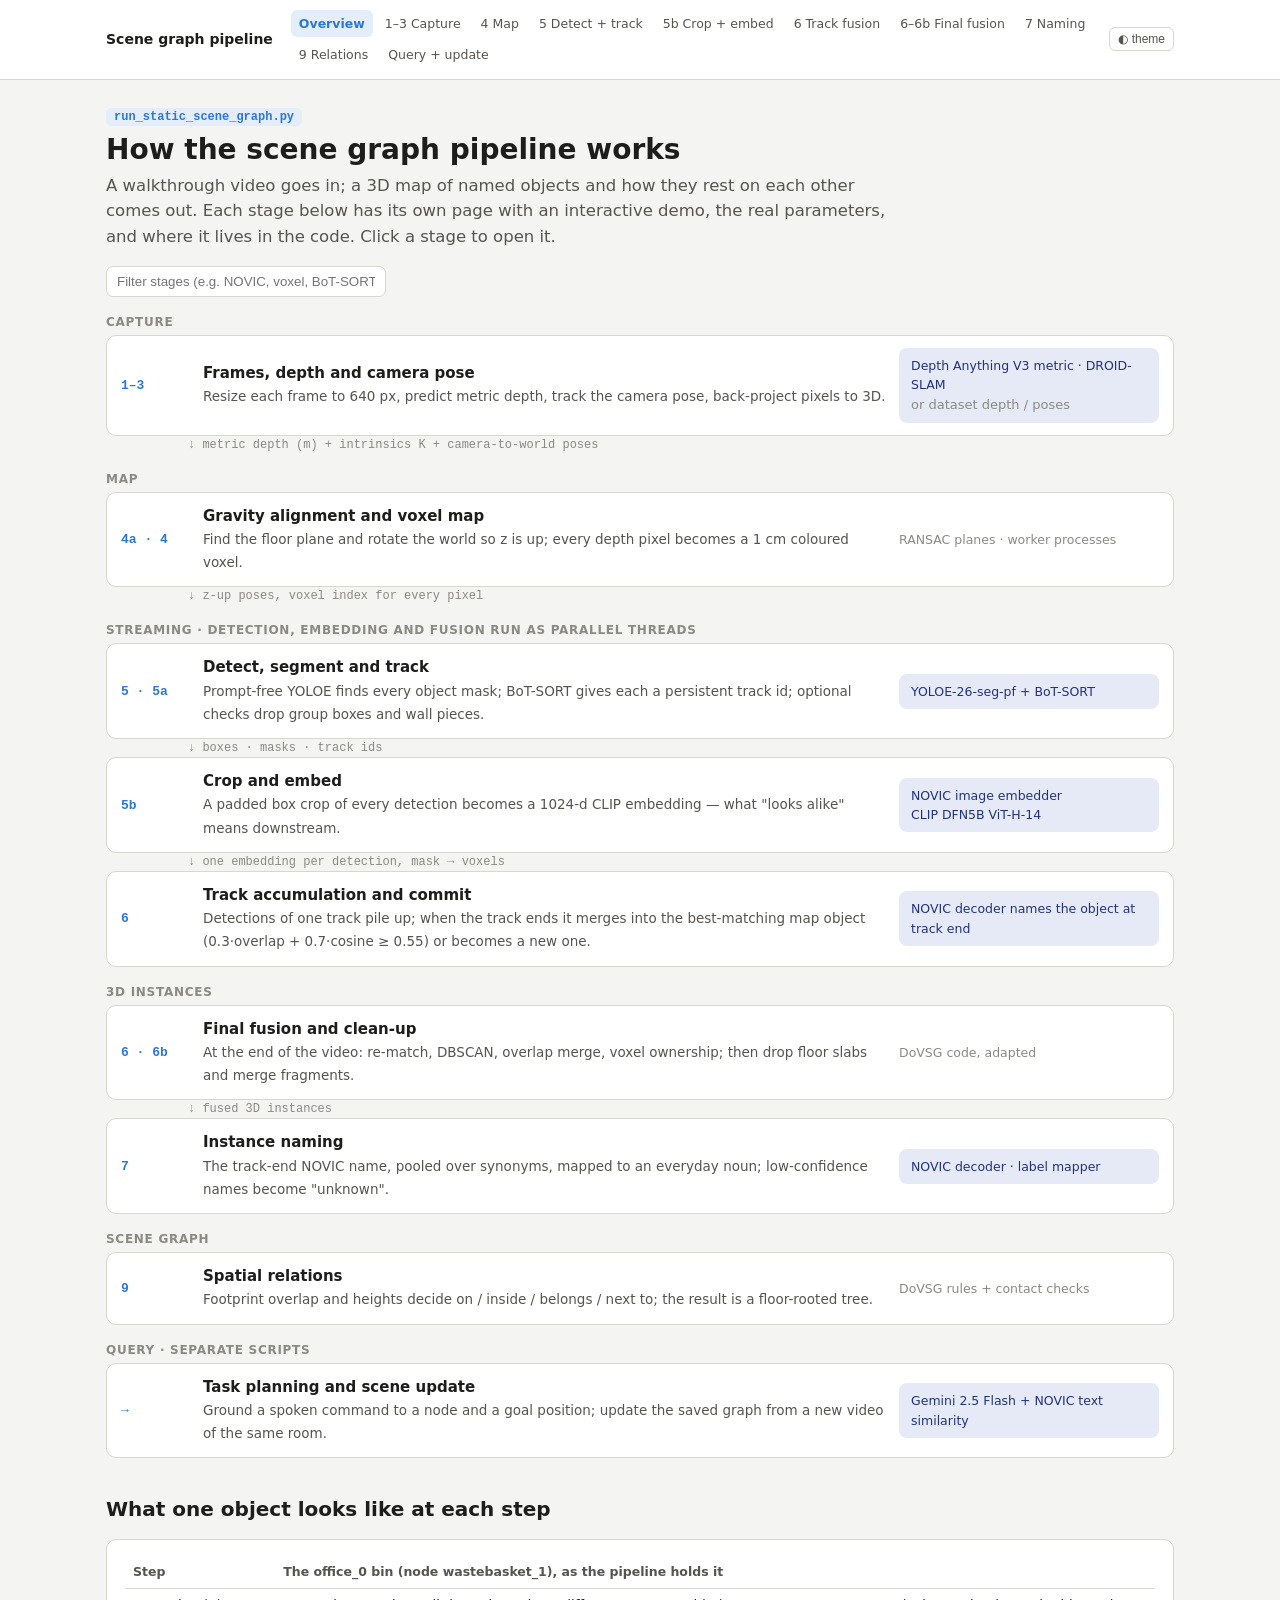
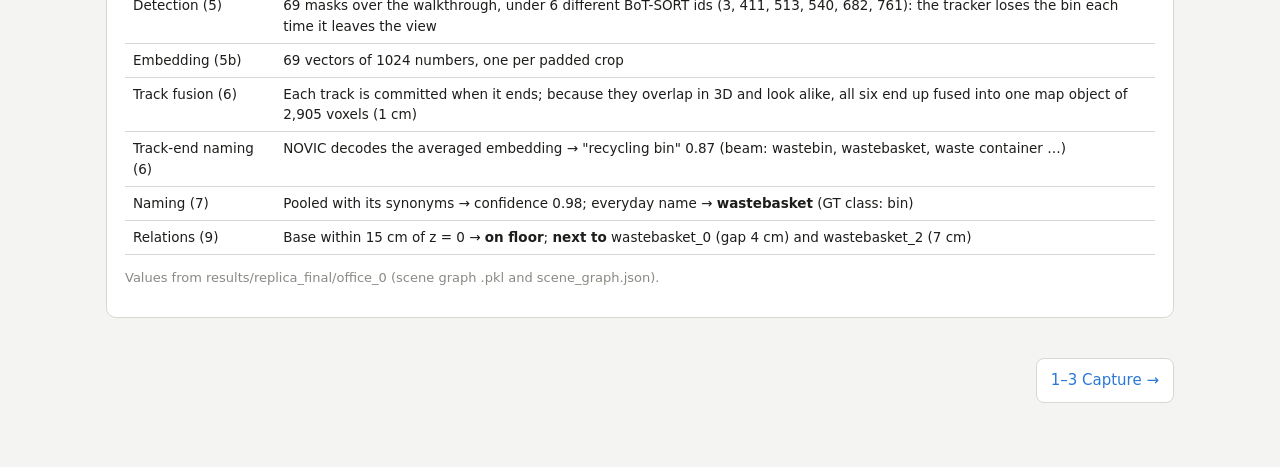
<file: docs/architecture_explainers/index.html>
<!doctype html>
<html lang="en">
<head>
<meta charset="utf-8"><meta name="viewport" content="width=device-width, initial-scale=1">
<title>Pipeline Overview</title>
<link rel="stylesheet" href="style.css">
<style>
  .lane { margin: 18px 0 6px; font: 700 12px system-ui; letter-spacing: .06em; color: var(--ink-3); text-transform: uppercase; }
  .stage { display: grid; grid-template-columns: 70px 1fr 260px; gap: 12px; align-items: center; background: var(--surface);
           border: 1px solid var(--line); border-radius: 10px; padding: 12px 14px; text-decoration: none; color: var(--ink);
           transition: border-color .15s, transform .15s; }
  .stage:hover { border-color: var(--accent); transform: translateX(3px); }
  .stage .n { font: 700 13px var(--mono); color: var(--accent); }
  .stage .t { font-weight: 650; }
  .stage .d { color: var(--ink-2); font-size: 13.5px; }
  .stage .m { font-size: 12.5px; }
  .flow { color: var(--ink-3); font: 12px var(--mono); padding: 2px 0 2px 82px; }
  @media (max-width: 760px) { .stage { grid-template-columns: 1fr; } .flow { padding-left: 8px; } }
  #search { padding: 7px 10px; border: 1px solid var(--line); border-radius: 7px; background: var(--surface); color: var(--ink); width: 280px; max-width: 100%; }
</style>
</head>
<body>
<main>
  <span class="stage-tag">run_static_scene_graph.py</span>
  <h1>How the scene graph pipeline works</h1>
  <p class="lede">A walkthrough video goes in; a 3D map of named objects and how they rest on each other comes out.
    Each stage below has its own page with an interactive demo, the real parameters, and where it lives in the code.
    Click a stage to open it.</p>
  <input id="search" placeholder="Filter stages (e.g. NOVIC, voxel, BoT-SORT)">

  <div id="stages">
    <div class="lane">Capture</div>
    <a class="stage" href="01_capture.html"><span class="n">1–3</span>
      <span><span class="t">Frames, depth and camera pose</span><br><span class="d">Resize each frame to 640 px, predict metric depth, track the camera pose, back-project pixels to 3D.</span></span>
      <span class="model m">Depth Anything V3 metric · DROID-SLAM<br><span class="muted">or dataset depth / poses</span></span></a>
    <div class="flow">↓ metric depth (m) + intrinsics K + camera-to-world poses</div>

    <div class="lane">Map</div>
    <a class="stage" href="02_map.html"><span class="n">4a · 4</span>
      <span><span class="t">Gravity alignment and voxel map</span><br><span class="d">Find the floor plane and rotate the world so z is up; every depth pixel becomes a 1 cm coloured voxel.</span></span>
      <span class="m muted">RANSAC planes · worker processes</span></a>
    <div class="flow">↓ z-up poses, voxel index for every pixel</div>

    <div class="lane">Streaming · detection, embedding and fusion run as parallel threads</div>
    <a class="stage" href="03_detection.html"><span class="n">5 · 5a</span>
      <span><span class="t">Detect, segment and track</span><br><span class="d">Prompt-free YOLOE finds every object mask; BoT-SORT gives each a persistent track id; optional checks drop group boxes and wall pieces.</span></span>
      <span class="model m">YOLOE-26-seg-pf + BoT-SORT</span></a>
    <div class="flow">↓ boxes · masks · track ids</div>
    <a class="stage" href="04_embedding.html"><span class="n">5b</span>
      <span><span class="t">Crop and embed</span><br><span class="d">A padded box crop of every detection becomes a 1024-d CLIP embedding — what "looks alike" means downstream.</span></span>
      <span class="model m">NOVIC image embedder<br>CLIP DFN5B ViT-H-14</span></a>
    <div class="flow">↓ one embedding per detection, mask → voxels</div>
    <a class="stage" href="05_track_fusion.html"><span class="n">6</span>
      <span><span class="t">Track accumulation and commit</span><br><span class="d">Detections of one track pile up; when the track ends it merges into the best-matching map object (0.3·overlap + 0.7·cosine ≥ 0.55) or becomes a new one.</span></span>
      <span class="model m">NOVIC decoder names the object at track end</span></a>

    <div class="lane">3D instances</div>
    <a class="stage" href="06_final_fusion.html"><span class="n">6 · 6b</span>
      <span><span class="t">Final fusion and clean-up</span><br><span class="d">At the end of the video: re-match, DBSCAN, overlap merge, voxel ownership; then drop floor slabs and merge fragments.</span></span>
      <span class="m muted">DoVSG code, adapted</span></a>
    <div class="flow">↓ fused 3D instances</div>
    <a class="stage" href="07_naming.html"><span class="n">7</span>
      <span><span class="t">Instance naming</span><br><span class="d">The track-end NOVIC name, pooled over synonyms, mapped to an everyday noun; low-confidence names become "unknown".</span></span>
      <span class="model m">NOVIC decoder · label mapper</span></a>

    <div class="lane">Scene graph</div>
    <a class="stage" href="08_relations.html"><span class="n">9</span>
      <span><span class="t">Spatial relations</span><br><span class="d">Footprint overlap and heights decide on / inside / belongs / next to; the result is a floor-rooted tree.</span></span>
      <span class="m muted">DoVSG rules + contact checks</span></a>

    <div class="lane">Query · separate scripts</div>
    <a class="stage" href="09_query_update.html"><span class="n">→</span>
      <span><span class="t">Task planning and scene update</span><br><span class="d">Ground a spoken command to a node and a goal position; update the saved graph from a new video of the same room.</span></span>
      <span class="model m">Gemini 2.5 Flash + NOVIC text similarity</span></a>
  </div>

  <h2>What one object looks like at each step</h2>
  <div class="card">
    <table class="t">
      <tr><th>Step</th><th>The office_0 bin (node wastebasket_1), as the pipeline holds it</th></tr>
      <tr><td>Detection (5)</td><td>69 masks over the walkthrough, under 6 different BoT-SORT ids (3, 411, 513, 540, 682, 761): the tracker loses the bin each time it leaves the view</td></tr>
      <tr><td>Embedding (5b)</td><td>69 vectors of 1024 numbers, one per padded crop</td></tr>
      <tr><td>Track fusion (6)</td><td>Each track is committed when it ends; because they overlap in 3D and look alike, all six end up fused into one map object of 2,905 voxels (1 cm)</td></tr>
      <tr><td>Track-end naming (6)</td><td>NOVIC decodes the averaged embedding → "recycling bin" 0.87 (beam: wastebin, wastebasket, waste container …)</td></tr>
      <tr><td>Naming (7)</td><td>Pooled with its synonyms → confidence 0.98; everyday name → <b>wastebasket</b> (GT class: bin)</td></tr>
      <tr><td>Relations (9)</td><td>Base within 15 cm of z = 0 → <b>on floor</b>; <b>next to</b> wastebasket_0 (gap 4 cm) and wastebasket_2 (7 cm)</td></tr>
    </table>
    <p class="muted">Values from results/replica_final/office_0 (scene graph .pkl and scene_graph.json).</p>
  </div>
</main>
<script src="common.js"></script>
<script>
  document.getElementById("search").addEventListener("input", (e) => {
    const q = e.target.value.toLowerCase();
    document.querySelectorAll("#stages .stage").forEach((s) => {
      const hit = !q || s.textContent.toLowerCase().includes(q);
      s.style.display = hit ? "" : "none";
      const f = s.nextElementSibling;
      if (f && f.classList.contains("flow")) f.style.display = hit ? "" : "none";
    });
  });
</script>
</body>
</html>
</file>
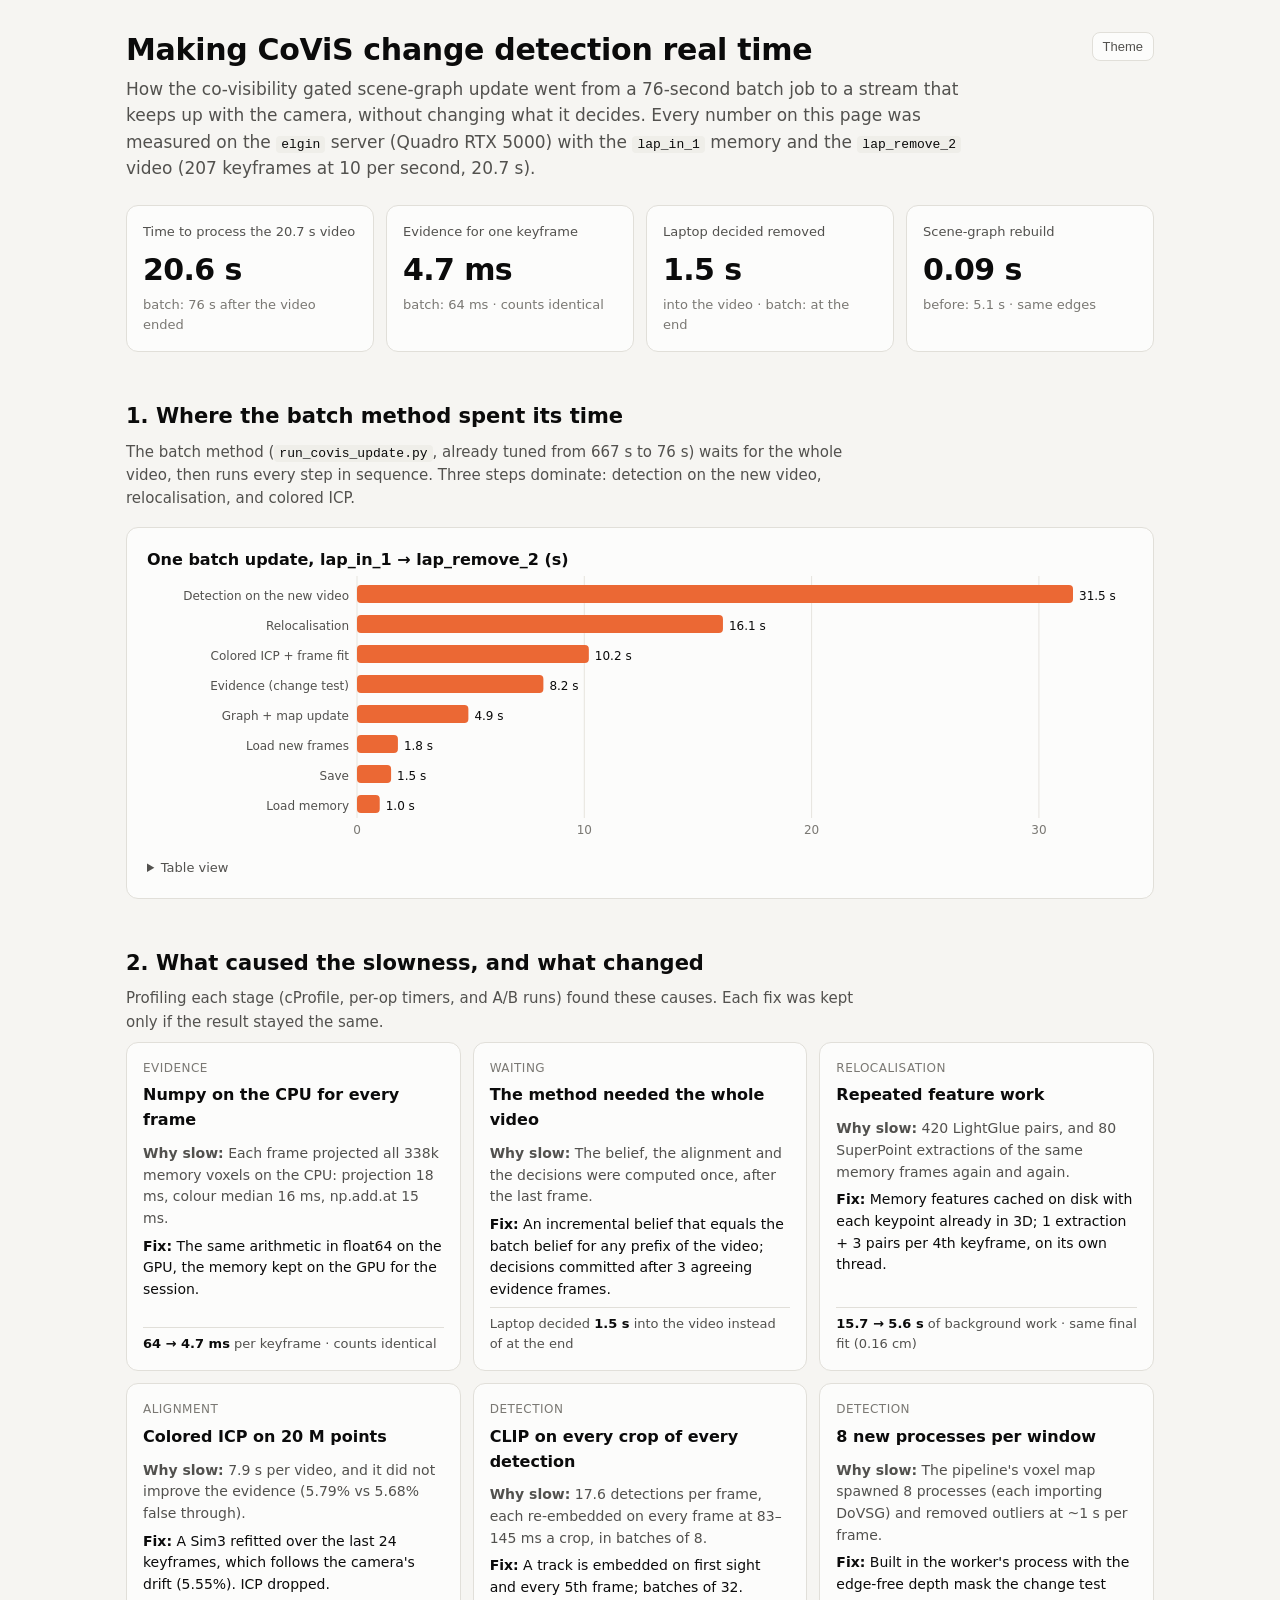
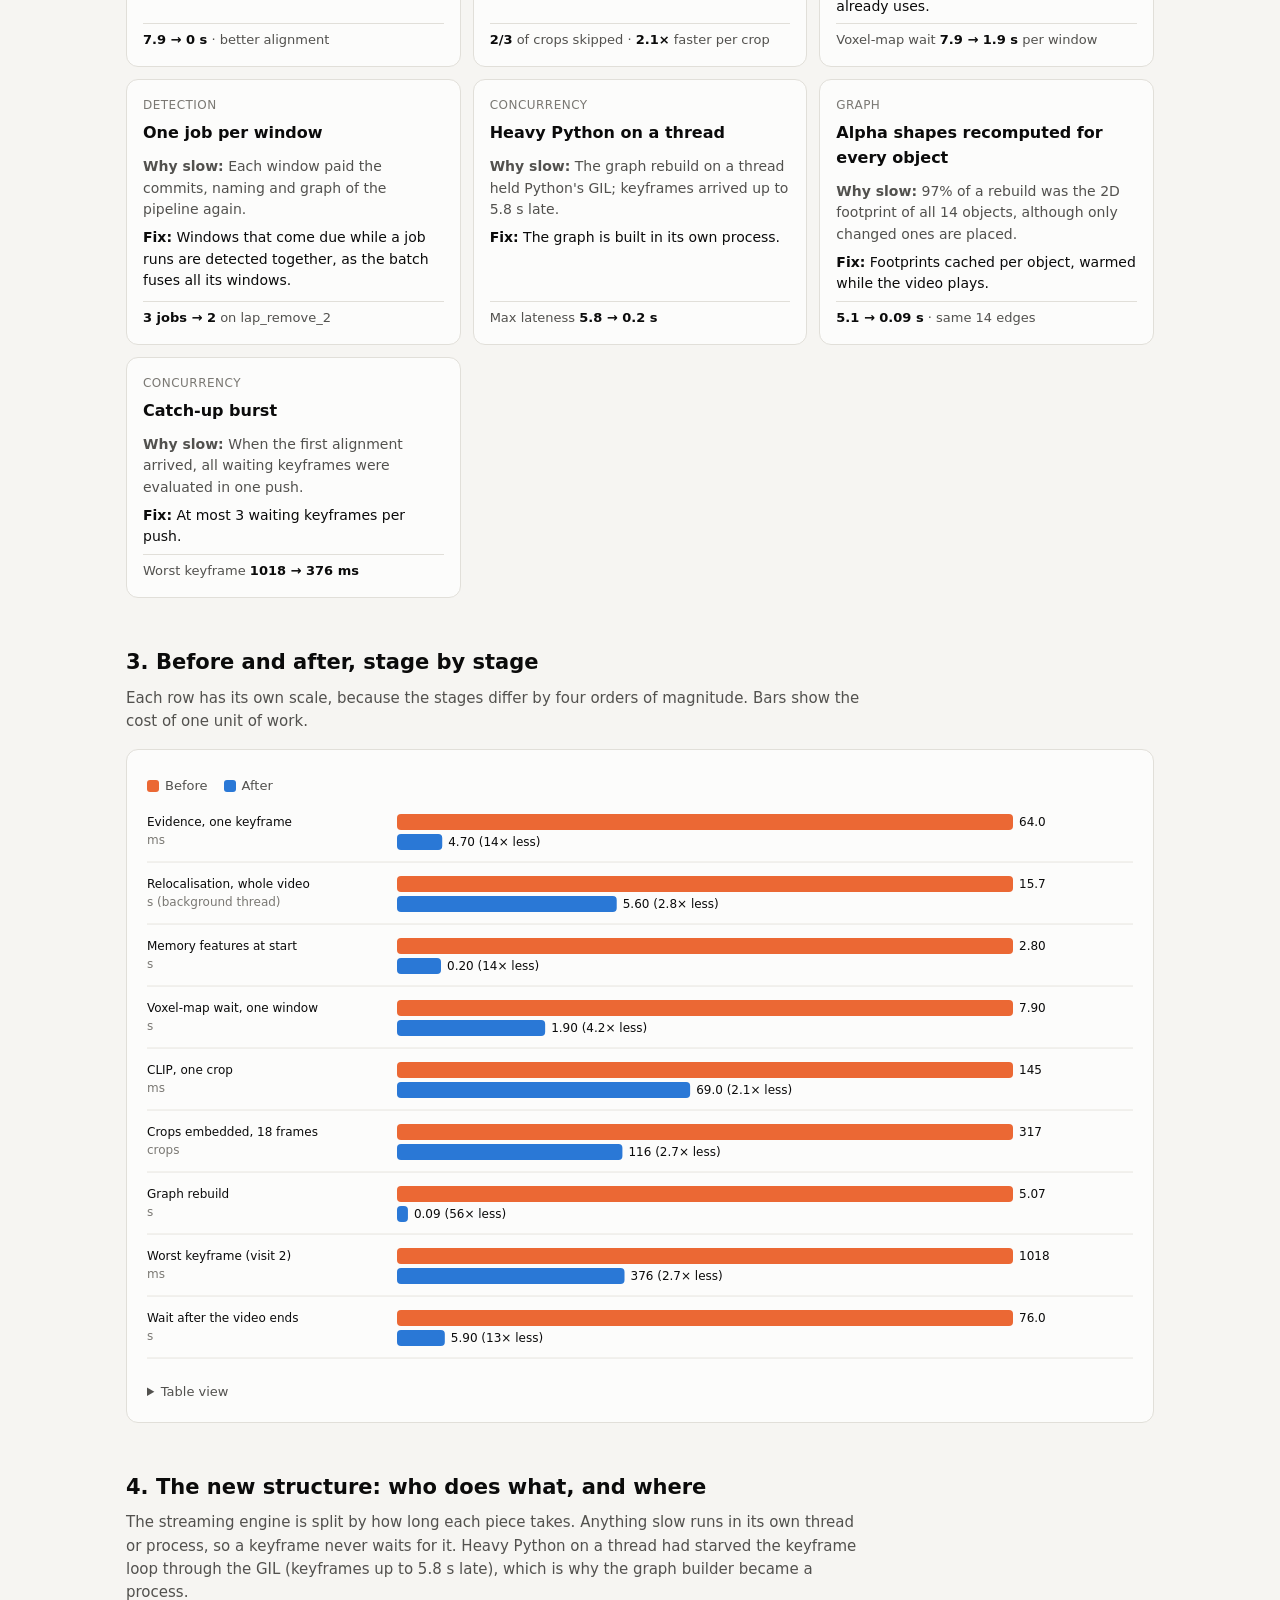
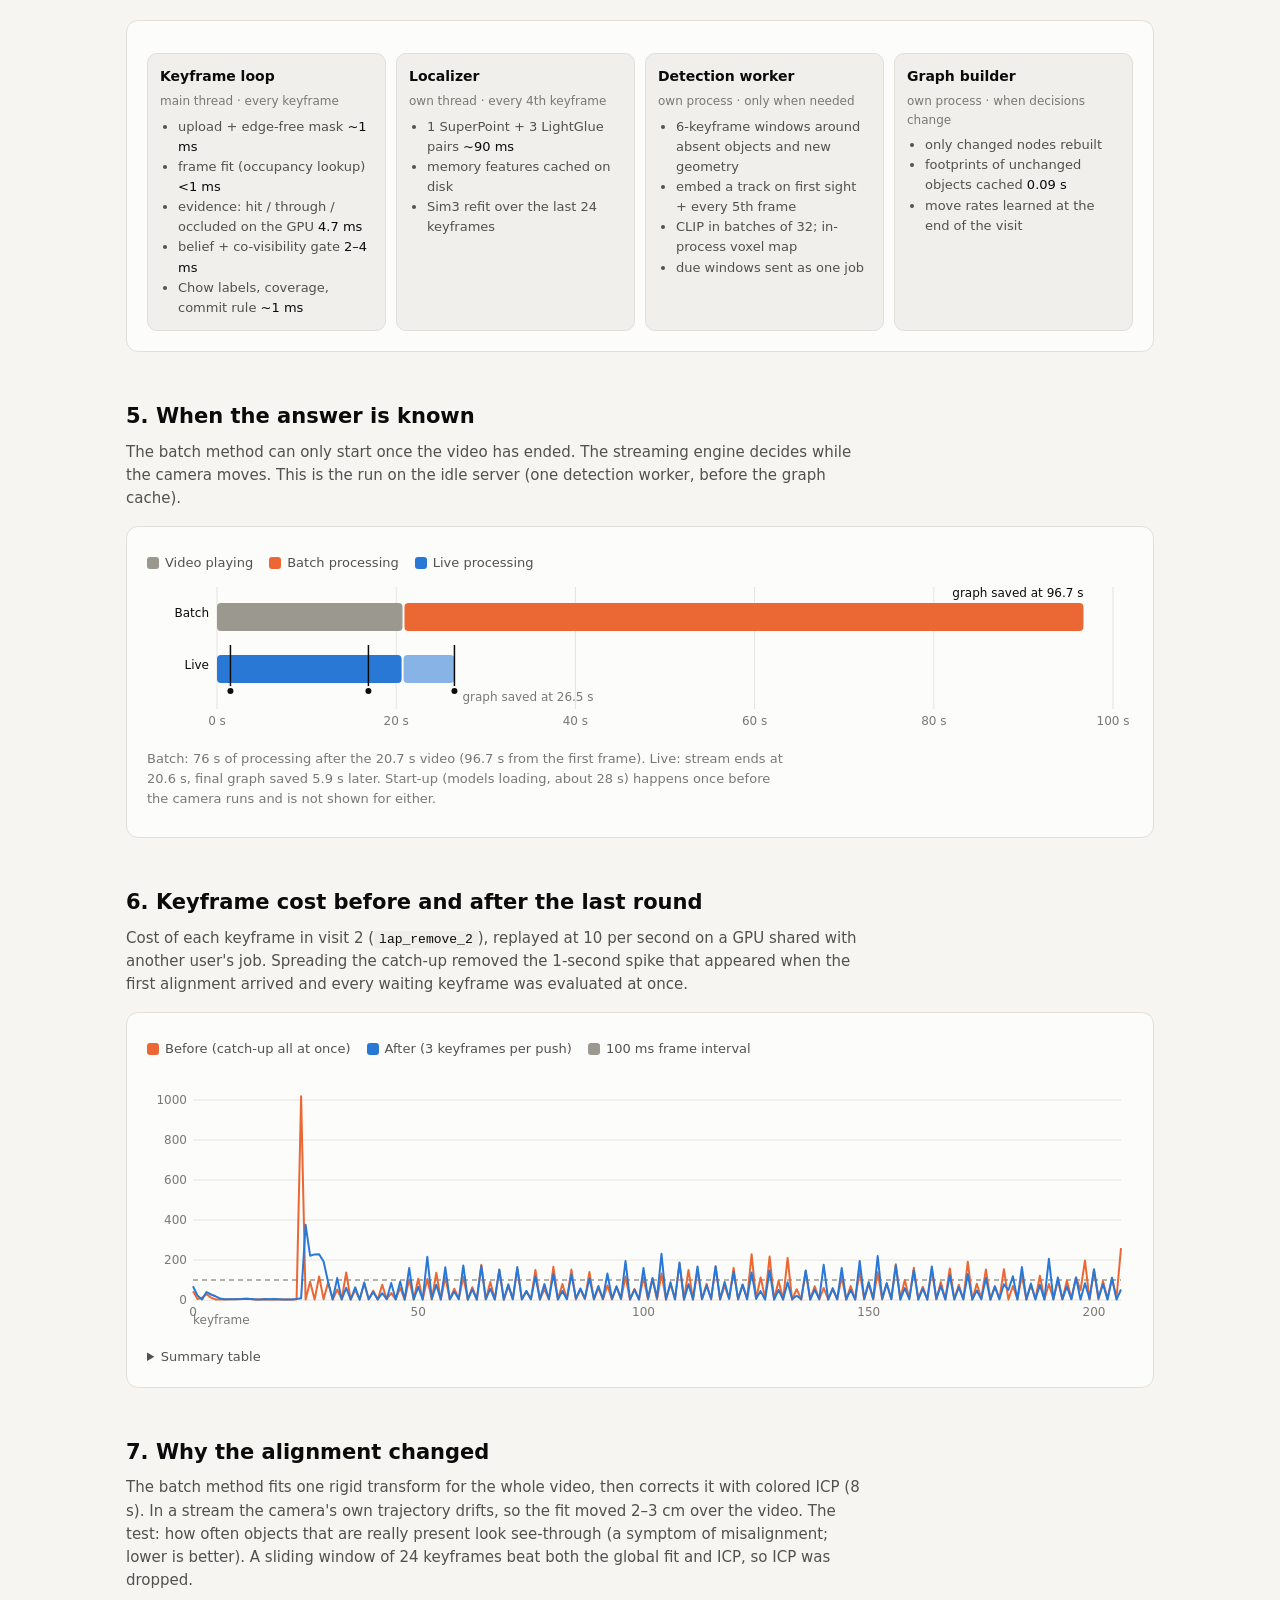
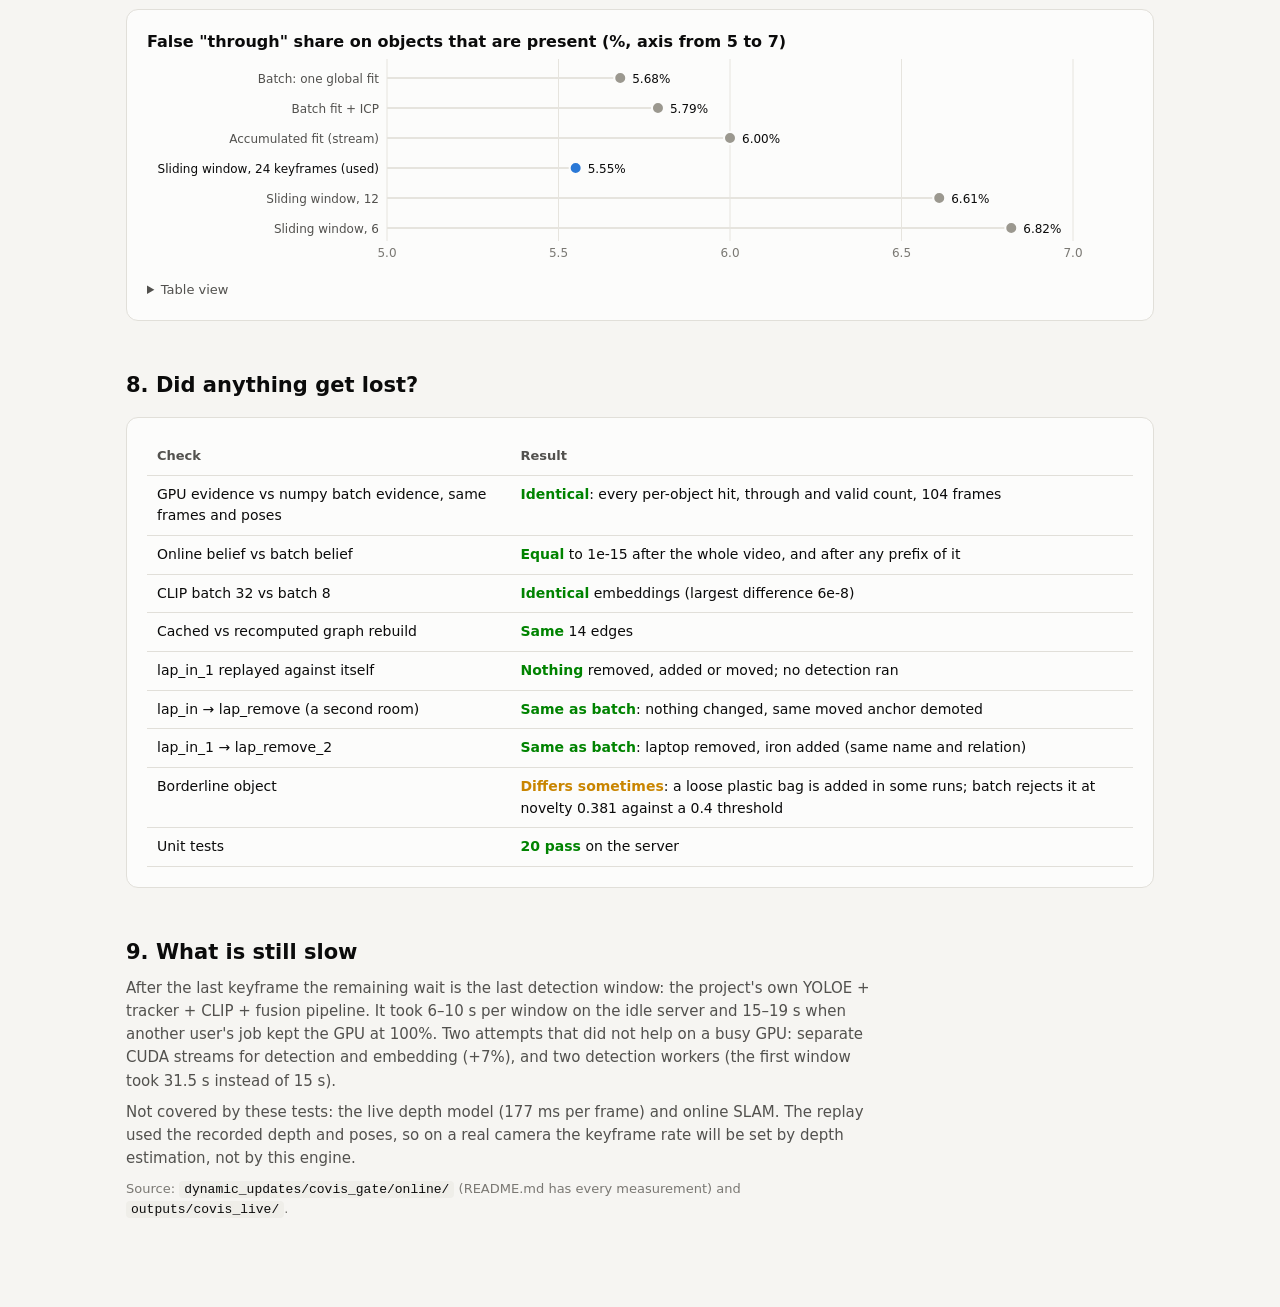
<file: docs/covis_realtime_optimisation.html>
<!doctype html>
<html lang="en">
<head>
<meta charset="utf-8">
<meta name="viewport" content="width=device-width, initial-scale=1">
<title>CoViS Real-Time Optimisation</title>
<style>
:root{
  color-scheme:light;
  --bg:#f6f5f2; --surface-1:#fcfcfb; --surface-2:#f0efeb; --border:#e1dfd9;
  --text-primary:#0b0b0b; --text-secondary:#52514e; --text-muted:#7a7873;
  --grid:#e6e4de; --axis:#bdbab2;
  --before:#eb6834; --after:#2a78d6; --accent:#2a78d6; --neutral:#9b988f;
  --good:#008300; --warn:#c98500; --bad:#e34948;
  --code-bg:#efeee9;
}
@media (prefers-color-scheme: dark){
  :root:not([data-theme="light"]){
    color-scheme:dark;
    --bg:#121211; --surface-1:#1a1a19; --surface-2:#222220; --border:#33322f;
    --text-primary:#f0efec; --text-secondary:#c3c2b7; --text-muted:#929087;
    --grid:#2c2b28; --axis:#4a4944;
    --before:#d95926; --after:#3987e5; --accent:#3987e5; --neutral:#77756e;
    --good:#2f9e2f; --warn:#c98500; --bad:#e66767; --code-bg:#262624;
  }
}
:root[data-theme="dark"]{
  color-scheme:dark;
  --bg:#121211; --surface-1:#1a1a19; --surface-2:#222220; --border:#33322f;
  --text-primary:#f0efec; --text-secondary:#c3c2b7; --text-muted:#929087;
  --grid:#2c2b28; --axis:#4a4944;
  --before:#d95926; --after:#3987e5; --accent:#3987e5; --neutral:#77756e;
  --good:#2f9e2f; --warn:#c98500; --bad:#e66767; --code-bg:#262624;
}
*{box-sizing:border-box}
body{margin:0;background:var(--bg);color:var(--text-primary);font:15px/1.55 system-ui,-apple-system,"Segoe UI",Roboto,sans-serif}
main{max-width:1060px;margin:0 auto;padding:32px 16px 80px}
h1{font-size:30px;line-height:1.2;margin:0 0 8px;letter-spacing:-.01em}
h2{font-size:21px;margin:48px 0 6px}
h3{font-size:16px;margin:0 0 4px}
p{margin:8px 0;color:var(--text-secondary);max-width:78ch}
.lede{font-size:17px;color:var(--text-secondary)}
code{font:13px ui-monospace,SFMono-Regular,Menlo,monospace;background:var(--code-bg);padding:1px 5px;border-radius:4px;color:var(--text-primary)}
.card{background:var(--surface-1);border:1px solid var(--border);border-radius:12px;padding:20px;margin:16px 0}
.tiles{display:grid;grid-template-columns:repeat(auto-fit,minmax(220px,1fr));gap:12px;margin:24px 0}
.tile{background:var(--surface-1);border:1px solid var(--border);border-radius:12px;padding:16px}
.tile .label{font-size:13px;color:var(--text-secondary)}
.tile .hero{font-size:30px;font-weight:650;letter-spacing:-.02em;margin:4px 0 2px;font-variant-numeric:tabular-nums}
.tile .from{font-size:13px;color:var(--text-muted);font-variant-numeric:tabular-nums}
.legend{display:flex;gap:16px;flex-wrap:wrap;font-size:13px;color:var(--text-secondary);margin:6px 0 10px}
.legend span{display:inline-flex;align-items:center;gap:6px}
.sw{width:12px;height:12px;border-radius:3px;display:inline-block}
.chart{width:100%;overflow:visible}
.chart text{font:12px system-ui,sans-serif;fill:var(--text-secondary)}
.chart .val{fill:var(--text-primary);font-variant-numeric:tabular-nums}
.chart .muted{fill:var(--text-muted)}
.note{font-size:13px;color:var(--text-muted)}
table{border-collapse:collapse;width:100%;font-size:14px}
th,td{text-align:left;padding:8px 10px;border-bottom:1px solid var(--border);vertical-align:top}
th{color:var(--text-secondary);font-weight:600;font-size:13px}
td.num,th.num{text-align:right;font-variant-numeric:tabular-nums}
details{margin-top:10px}
summary{cursor:pointer;color:var(--text-secondary);font-size:13px}
.causes{display:grid;grid-template-columns:repeat(auto-fit,minmax(300px,1fr));gap:12px}
.cause{background:var(--surface-1);border:1px solid var(--border);border-radius:12px;padding:16px;display:flex;flex-direction:column;gap:6px}
.cause .tag{font-size:12px;color:var(--text-muted);text-transform:uppercase;letter-spacing:.04em}
.cause .why{color:var(--text-secondary);font-size:14px;margin:0}
.cause .fix{font-size:14px;margin:0;color:var(--text-primary)}
.cause .res{font-size:13px;font-variant-numeric:tabular-nums;color:var(--text-secondary);border-top:1px solid var(--border);padding-top:6px;margin-top:auto}
.res b{color:var(--text-primary)}
.flow{display:grid;grid-template-columns:repeat(auto-fit,minmax(180px,1fr));gap:10px;margin-top:12px}
.lane{border:1px solid var(--border);border-radius:10px;padding:12px;background:var(--surface-2)}
.lane h3{font-size:14px}
.lane .where{font-size:12px;color:var(--text-muted);margin-bottom:6px}
.lane ul{margin:0;padding-left:18px;font-size:13px;color:var(--text-secondary)}
.lane .ms{font-variant-numeric:tabular-nums;color:var(--text-primary)}
.ok{color:var(--good);font-weight:600}
.warnc{color:var(--warn);font-weight:600}
#tip{position:fixed;pointer-events:none;background:var(--surface-1);border:1px solid var(--border);border-radius:8px;padding:8px 10px;font-size:13px;box-shadow:0 4px 16px rgba(0,0,0,.15);opacity:0;transition:opacity .08s;z-index:10;max-width:280px;color:var(--text-primary)}
#tip .t{color:var(--text-secondary);font-size:12px}
.themebtn{float:right;border:1px solid var(--border);background:var(--surface-1);color:var(--text-secondary);border-radius:8px;padding:6px 10px;font-size:13px;cursor:pointer}
@media (max-width:600px){h1{font-size:24px}.tile .hero{font-size:26px}}
</style>
</head>
<body>
<div id="tip"></div>
<main>
<button class="themebtn" id="themebtn" type="button">Theme</button>
<h1>Making CoViS change detection real time</h1>
<p class="lede">How the co-visibility gated scene-graph update went from a 76-second batch job to a stream that keeps up with the camera, without changing what it decides. Every number on this page was measured on the <code>elgin</code> server (Quadro RTX 5000) with the <code>lap_in_1</code> memory and the <code>lap_remove_2</code> video (207 keyframes at 10 per second, 20.7 s).</p>

<div class="tiles">
  <div class="tile"><div class="label">Time to process the 20.7 s video</div><div class="hero">20.6 s</div><div class="from">batch: 76 s after the video ended</div></div>
  <div class="tile"><div class="label">Evidence for one keyframe</div><div class="hero">4.7 ms</div><div class="from">batch: 64 ms · counts identical</div></div>
  <div class="tile"><div class="label">Laptop decided removed</div><div class="hero">1.5 s</div><div class="from">into the video · batch: at the end</div></div>
  <div class="tile"><div class="label">Scene-graph rebuild</div><div class="hero">0.09 s</div><div class="from">before: 5.1 s · same edges</div></div>
</div>

<h2>1. Where the batch method spent its time</h2>
<p>The batch method (<code>run_covis_update.py</code>, already tuned from 667 s to 76 s) waits for the whole video, then runs every step in sequence. Three steps dominate: detection on the new video, relocalisation, and colored ICP.</p>
<div class="card">
  <h3>One batch update, lap_in_1 → lap_remove_2 (s)</h3>
  <svg class="chart" id="c-batch" role="img" aria-label="Batch update time by stage"></svg>
  <details><summary>Table view</summary><table id="t-batch"></table></details>
</div>

<h2>2. What caused the slowness, and what changed</h2>
<p>Profiling each stage (cProfile, per-op timers, and A/B runs) found these causes. Each fix was kept only if the result stayed the same.</p>
<div class="causes" id="causes"></div>

<h2>3. Before and after, stage by stage</h2>
<p>Each row has its own scale, because the stages differ by four orders of magnitude. Bars show the cost of one unit of work.</p>
<div class="card">
  <div class="legend"><span><i class="sw" style="background:var(--before)"></i>Before</span><span><i class="sw" style="background:var(--after)"></i>After</span></div>
  <svg class="chart" id="c-stages" role="img" aria-label="Per-stage cost before and after"></svg>
  <details><summary>Table view</summary><table id="t-stages"></table></details>
</div>

<h2>4. The new structure: who does what, and where</h2>
<p>The streaming engine is split by how long each piece takes. Anything slow runs in its own thread or process, so a keyframe never waits for it. Heavy Python on a thread had starved the keyframe loop through the GIL (keyframes up to 5.8 s late), which is why the graph builder became a process.</p>
<div class="card">
  <div class="flow">
    <div class="lane"><h3>Keyframe loop</h3><div class="where">main thread · every keyframe</div><ul>
      <li>upload + edge-free mask <span class="ms">~1 ms</span></li>
      <li>frame fit (occupancy lookup) <span class="ms">&lt;1 ms</span></li>
      <li>evidence: hit / through / occluded on the GPU <span class="ms">4.7 ms</span></li>
      <li>belief + co-visibility gate <span class="ms">2–4 ms</span></li>
      <li>Chow labels, coverage, commit rule <span class="ms">~1 ms</span></li></ul></div>
    <div class="lane"><h3>Localizer</h3><div class="where">own thread · every 4th keyframe</div><ul>
      <li>1 SuperPoint + 3 LightGlue pairs <span class="ms">~90 ms</span></li>
      <li>memory features cached on disk</li>
      <li>Sim3 refit over the last 24 keyframes</li></ul></div>
    <div class="lane"><h3>Detection worker</h3><div class="where">own process · only when needed</div><ul>
      <li>6-keyframe windows around absent objects and new geometry</li>
      <li>embed a track on first sight + every 5th frame</li>
      <li>CLIP in batches of 32; in-process voxel map</li>
      <li>due windows sent as one job</li></ul></div>
    <div class="lane"><h3>Graph builder</h3><div class="where">own process · when decisions change</div><ul>
      <li>only changed nodes rebuilt</li>
      <li>footprints of unchanged objects cached <span class="ms">0.09 s</span></li>
      <li>move rates learned at the end of the visit</li></ul></div>
  </div>
</div>

<h2>5. When the answer is known</h2>
<p>The batch method can only start once the video has ended. The streaming engine decides while the camera moves. This is the run on the idle server (one detection worker, before the graph cache).</p>
<div class="card">
  <div class="legend"><span><i class="sw" style="background:var(--neutral)"></i>Video playing</span><span><i class="sw" style="background:var(--before)"></i>Batch processing</span><span><i class="sw" style="background:var(--after)"></i>Live processing</span></div>
  <svg class="chart" id="c-time" role="img" aria-label="Timeline of batch versus live update"></svg>
  <p class="note">Batch: 76 s of processing after the 20.7 s video (96.7 s from the first frame). Live: stream ends at 20.6 s, final graph saved 5.9 s later. Start-up (models loading, about 28 s) happens once before the camera runs and is not shown for either.</p>
</div>

<h2>6. Keyframe cost before and after the last round</h2>
<p>Cost of each keyframe in visit 2 (<code>lap_remove_2</code>), replayed at 10 per second on a GPU shared with another user's job. Spreading the catch-up removed the 1-second spike that appeared when the first alignment arrived and every waiting keyframe was evaluated at once.</p>
<div class="card">
  <div class="legend"><span><i class="sw" style="background:var(--before)"></i>Before (catch-up all at once)</span><span><i class="sw" style="background:var(--after)"></i>After (3 keyframes per push)</span><span><i class="sw" style="background:var(--neutral)"></i>100 ms frame interval</span></div>
  <svg class="chart" id="c-kf" role="img" aria-label="Per-keyframe processing time"></svg>
  <details><summary>Summary table</summary><table id="t-kf"></table></details>
</div>

<h2>7. Why the alignment changed</h2>
<p>The batch method fits one rigid transform for the whole video, then corrects it with colored ICP (8 s). In a stream the camera's own trajectory drifts, so the fit moved 2–3 cm over the video. The test: how often objects that are really present look see-through (a symptom of misalignment; lower is better). A sliding window of 24 keyframes beat both the global fit and ICP, so ICP was dropped.</p>
<div class="card">
  <h3>False "through" share on objects that are present (%, axis from 5 to 7)</h3>
  <svg class="chart" id="c-align" role="img" aria-label="Through share by alignment strategy"></svg>
  <details><summary>Table view</summary><table id="t-align"></table></details>
</div>

<h2>8. Did anything get lost?</h2>
<div class="card">
<table>
<thead><tr><th>Check</th><th>Result</th></tr></thead>
<tbody>
<tr><td>GPU evidence vs numpy batch evidence, same frames and poses</td><td><span class="ok">Identical</span>: every per-object hit, through and valid count, 104 frames</td></tr>
<tr><td>Online belief vs batch belief</td><td><span class="ok">Equal</span> to 1e-15 after the whole video, and after any prefix of it</td></tr>
<tr><td>CLIP batch 32 vs batch 8</td><td><span class="ok">Identical</span> embeddings (largest difference 6e-8)</td></tr>
<tr><td>Cached vs recomputed graph rebuild</td><td><span class="ok">Same</span> 14 edges</td></tr>
<tr><td>lap_in_1 replayed against itself</td><td><span class="ok">Nothing</span> removed, added or moved; no detection ran</td></tr>
<tr><td>lap_in → lap_remove (a second room)</td><td><span class="ok">Same as batch</span>: nothing changed, same moved anchor demoted</td></tr>
<tr><td>lap_in_1 → lap_remove_2</td><td><span class="ok">Same as batch</span>: laptop removed, iron added (same name and relation)</td></tr>
<tr><td>Borderline object</td><td><span class="warnc">Differs sometimes</span>: a loose plastic bag is added in some runs; batch rejects it at novelty 0.381 against a 0.4 threshold</td></tr>
<tr><td>Unit tests</td><td><span class="ok">20 pass</span> on the server</td></tr>
</tbody></table>
</div>

<h2>9. What is still slow</h2>
<p>After the last keyframe the remaining wait is the last detection window: the project's own YOLOE + tracker + CLIP + fusion pipeline. It took 6–10 s per window on the idle server and 15–19 s when another user's job kept the GPU at 100%. Two attempts that did not help on a busy GPU: separate CUDA streams for detection and embedding (+7%), and two detection workers (the first window took 31.5 s instead of 15 s).</p>
<p>Not covered by these tests: the live depth model (177 ms per frame) and online SLAM. The replay used the recorded depth and poses, so on a real camera the keyframe rate will be set by depth estimation, not by this engine.</p>
<p class="note">Source: <code>dynamic_updates/covis_gate/online/</code> (README.md has every measurement) and <code>outputs/covis_live/</code>.</p>
</main>

<script>
const DATA = {"batch": [["Detection on the new video", 31.5, "YOLOE + CLIP ViT-H + fusion on 18 frames: every crop embedded"], ["Relocalisation", 16.1, "420 LightGlue pairs; memory features re-extracted 80 times"], ["Colored ICP + frame fit", 10.2, "ICP on ~20 M points (7.9 s) + KD-tree frame fit"], ["Evidence (change test)", 8.2, "numpy on CPU: 338k voxels projected per frame, 104 frames"], ["Graph + map update", 4.9, "alpha-shape footprints for every object"], ["Load new frames", 1.8, "207 frames read at once"], ["Save", 1.5, "scene graph pickle + JSON"], ["Load memory", 1.0, "memory scene graph"]], "stages": [["Evidence, one keyframe", "ms", 64, 4.7, "Same arithmetic on the GPU; per-object counts identical"], ["Relocalisation, whole video", "s (background thread)", 15.7, 5.6, "Cached memory features; 1 SuperPoint + 3 LightGlue per 4th keyframe"], ["Memory features at start", "s", 2.8, 0.2, "SuperPoint bank cached on disk (10 s once per memory)"], ["Voxel-map wait, one window", "s", 7.9, 1.9, "In-process, edge-free mask instead of 8 spawned processes"], ["CLIP, one crop", "ms", 145, 69, "Batch 32 instead of 8; identical embeddings"], ["Crops embedded, 18 frames", "crops", 317, 116, "First sight + every 5th frame per track"], ["Graph rebuild", "s", 5.07, 0.09, "Footprints of unchanged objects cached; same edges"], ["Worst keyframe (visit 2)", "ms", 1018, 376, "Catch-up spread over 3 keyframes per push"], ["Wait after the video ends", "s", 76, 5.9, "Everything except the last window happens while the video plays"]], "causes": [["Evidence", "Numpy on the CPU for every frame", "Each frame projected all 338k memory voxels on the CPU: projection 18 ms, colour median 16 ms, np.add.at 15 ms.", "The same arithmetic in float64 on the GPU, the memory kept on the GPU for the session.", "<b>64 \u2192 4.7 ms</b> per keyframe \u00b7 counts identical"], ["Waiting", "The method needed the whole video", "The belief, the alignment and the decisions were computed once, after the last frame.", "An incremental belief that equals the batch belief for any prefix of the video; decisions committed after 3 agreeing evidence frames.", "Laptop decided <b>1.5 s</b> into the video instead of at the end"], ["Relocalisation", "Repeated feature work", "420 LightGlue pairs, and 80 SuperPoint extractions of the same memory frames again and again.", "Memory features cached on disk with each keypoint already in 3D; 1 extraction + 3 pairs per 4th keyframe, on its own thread.", "<b>15.7 \u2192 5.6 s</b> of background work \u00b7 same final fit (0.16 cm)"], ["Alignment", "Colored ICP on 20 M points", "7.9 s per video, and it did not improve the evidence (5.79% vs 5.68% false through).", "A Sim3 refitted over the last 24 keyframes, which follows the camera's drift (5.55%). ICP dropped.", "<b>7.9 \u2192 0 s</b> \u00b7 better alignment"], ["Detection", "CLIP on every crop of every detection", "17.6 detections per frame, each re-embedded on every frame at 83\u2013145 ms a crop, in batches of 8.", "A track is embedded on first sight and every 5th frame; batches of 32.", "<b>2/3</b> of crops skipped \u00b7 <b>2.1\u00d7</b> faster per crop"], ["Detection", "8 new processes per window", "The pipeline's voxel map spawned 8 processes (each importing DoVSG) and removed outliers at ~1 s per frame.", "Built in the worker's process with the edge-free depth mask the change test already uses.", "Voxel-map wait <b>7.9 \u2192 1.9 s</b> per window"], ["Detection", "One job per window", "Each window paid the commits, naming and graph of the pipeline again.", "Windows that come due while a job runs are detected together, as the batch fuses all its windows.", "<b>3 jobs \u2192 2</b> on lap_remove_2"], ["Concurrency", "Heavy Python on a thread", "The graph rebuild on a thread held Python's GIL; keyframes arrived up to 5.8 s late.", "The graph is built in its own process.", "Max lateness <b>5.8 \u2192 0.2 s</b>"], ["Graph", "Alpha shapes recomputed for every object", "97% of a rebuild was the 2D footprint of all 14 objects, although only changed ones are placed.", "Footprints cached per object, warmed while the video plays.", "<b>5.1 \u2192 0.09 s</b> \u00b7 same 14 edges"], ["Concurrency", "Catch-up burst", "When the first alignment arrived, all waiting keyframes were evaluated in one push.", "At most 3 waiting keyframes per push.", "Worst keyframe <b>1018 \u2192 376 ms</b>"]], "align": [["Batch: one global fit", 5.68, false], ["Batch fit + ICP", 5.79, false], ["Accumulated fit (stream)", 6.0, false], ["Sliding window, 24 keyframes", 5.55, true], ["Sliding window, 12", 6.61, false], ["Sliding window, 6", 6.82, false]], "kf": {"before": [43.8, 4.4, 11.2, 28.6, 12.2, 2.8, 2.8, 2.8, 3.7, 3.4, 4.3, 5.8, 7.9, 3.3, 2.2, 2.2, 3.3, 2.5, 2.1, 2.6, 2.8, 2.6, 3.2, 3.5, 1018.3, 1.9, 90.8, 1.8, 117.5, 3.7, 89.0, 2.1, 52.4, 3.0, 137.4, 2.1, 50.8, 2.1, 81.8, 3.1, 46.5, 2.5, 76.7, 4.3, 34.6, 3.2, 60.4, 2.0, 102.0, 3.1, 106.2, 2.0, 104.5, 1.9, 136.6, 1.9, 113.8, 3.2, 56.5, 6.1, 116.7, 2.4, 64.2, 2.0, 175.9, 3.4, 90.5, 4.2, 149.6, 1.7, 69.7, 5.8, 155.4, 3.4, 43.7, 3.7, 150.0, 2.6, 54.8, 3.6, 166.0, 3.9, 79.9, 4.3, 151.8, 2.5, 53.4, 4.3, 140.4, 1.8, 60.1, 3.1, 72.3, 3.0, 65.4, 4.0, 117.1, 2.5, 55.9, 3.4, 112.6, 2.3, 105.2, 1.9, 132.1, 2.5, 79.7, 5.4, 181.8, 2.0, 150.5, 2.0, 149.0, 4.3, 80.9, 2.3, 165.9, 2.0, 71.1, 4.8, 159.8, 1.8, 73.4, 7.2, 229.0, 6.0, 113.2, 10.3, 216.8, 2.5, 95.8, 1.8, 210.3, 1.4, 53.8, 1.5, 143.4, 2.9, 69.2, 2.3, 60.1, 3.1, 52.9, 2.8, 114.5, 1.9, 69.7, 2.9, 146.2, 2.3, 80.8, 3.1, 139.0, 2.2, 81.0, 4.9, 178.9, 6.7, 100.7, 6.4, 161.1, 3.8, 66.3, 2.7, 150.6, 3.1, 89.5, 3.2, 157.4, 4.1, 75.7, 2.4, 191.7, 2.0, 80.9, 8.2, 152.9, 2.0, 69.3, 5.3, 153.8, 2.8, 70.0, 3.6, 121.5, 2.5, 75.5, 5.2, 121.3, 3.8, 80.0, 4.4, 97.0, 2.6, 97.4, 6.7, 113.2, 48.6, 197.3, 2.6, 147.5, 2.1, 93.5, 6.1, 107.8, 10.6, 258.9], "after": [69.0, 21.9, 2.8, 39.4, 27.7, 18.7, 7.9, 3.3, 3.6, 3.3, 4.2, 5.3, 5.6, 5.4, 3.1, 3.2, 4.9, 4.1, 4.4, 3.7, 2.6, 2.1, 3.0, 4.8, 8.5, 375.9, 221.4, 227.8, 228.5, 192.7, 90.0, 2.4, 109.3, 2.9, 60.4, 2.4, 63.1, 2.0, 87.8, 4.2, 40.1, 2.5, 34.1, 4.1, 84.8, 3.0, 92.3, 2.6, 160.7, 2.8, 66.0, 2.7, 216.0, 5.4, 76.3, 3.0, 163.4, 3.6, 42.6, 4.2, 172.9, 2.6, 52.9, 2.5, 169.4, 3.6, 56.4, 2.5, 152.7, 2.1, 78.9, 2.8, 164.4, 2.3, 45.3, 4.2, 118.2, 3.0, 79.5, 3.9, 130.0, 2.4, 45.3, 3.8, 127.9, 8.3, 57.5, 7.3, 108.2, 5.8, 70.0, 5.0, 133.0, 5.5, 68.4, 7.1, 195.2, 2.9, 51.4, 2.6, 159.3, 7.9, 109.8, 10.4, 230.8, 2.6, 89.1, 2.2, 186.8, 1.9, 79.5, 2.3, 168.1, 3.3, 72.0, 6.7, 169.1, 4.2, 90.0, 6.6, 139.4, 4.5, 77.9, 3.0, 137.8, 6.5, 44.6, 2.1, 147.0, 2.2, 50.7, 2.3, 88.5, 3.7, 21.4, 3.9, 147.9, 2.3, 52.0, 3.9, 175.8, 2.1, 59.7, 3.3, 159.5, 2.1, 50.7, 2.2, 195.3, 6.6, 89.5, 4.4, 219.6, 6.3, 84.7, 4.0, 173.6, 1.7, 59.4, 3.9, 147.7, 1.8, 57.0, 2.0, 168.0, 5.9, 70.5, 2.5, 123.3, 2.4, 64.3, 3.9, 129.5, 2.2, 47.5, 3.2, 110.0, 2.0, 66.6, 3.4, 78.5, 50.0, 119.0, 2.2, 164.6, 2.2, 82.5, 2.5, 75.6, 2.2, 205.8, 2.6, 112.4, 4.2, 67.9, 3.7, 112.6, 2.4, 84.0, 6.0, 154.2, 10.0, 80.1, 2.2, 111.4, 2.2, 52.7]}};
const tip = document.getElementById('tip');
function showTip(e, html){ tip.innerHTML = html; tip.style.opacity = 1; moveTip(e); }
function moveTip(e){ const pad=14, w=tip.offsetWidth, h=tip.offsetHeight;
  let x=e.clientX+pad, y=e.clientY+pad; if(x+w>innerWidth-8) x=e.clientX-w-pad; if(y+h>innerHeight-8) y=e.clientY-h-pad;
  tip.style.left=x+'px'; tip.style.top=y+'px'; }
function hideTip(){ tip.style.opacity = 0; }
const NS='http://www.w3.org/2000/svg';
function el(tag, attrs, parent, text){ const n=document.createElementNS(NS,tag); for(const k in attrs) n.setAttribute(k, attrs[k]); if(text!==undefined) n.textContent=text; if(parent) parent.appendChild(n); return n; }
function clear(svg){ while(svg.firstChild) svg.removeChild(svg.firstChild); }
function width(svg){ return Math.max(320, svg.parentElement.clientWidth - 40); }
function fmt(v){ return v>=100? v.toFixed(0) : v>=10? v.toFixed(1) : v>=1? v.toFixed(2) : v.toFixed(2); }
function table(id, head, rows){ const t=document.getElementById(id); t.innerHTML='<thead><tr>'+head.map((h,i)=>`<th class="${i?'num':''}">${h}</th>`).join('')+'</tr></thead><tbody>'+rows.map(r=>'<tr>'+r.map((c,i)=>`<td class="${i?'num':''}">${c}</td>`).join('')+'</tr>').join('')+'</tbody>'; }
function hit(parent, x, y, w, h, html){ const r=el('rect',{x,y,width:Math.max(w,1),height:h,fill:'transparent'},parent); r.addEventListener('mousemove',e=>showTip(e,html)); r.addEventListener('mouseleave',hideTip); return r; }

/* 1. batch breakdown: horizontal bars, one series */
function drawBatch(){
  const svg=document.getElementById('c-batch'); clear(svg);
  const W=width(svg), rows=DATA.batch.slice().sort((a,b)=>b[1]-a[1]), rh=30, lw=Math.min(210, W*0.38), H=rows.length*rh+24;
  svg.setAttribute('viewBox',`0 0 ${W} ${H}`); svg.setAttribute('height',H);
  const max=Math.max(...rows.map(r=>r[1])), x=v=>lw+(W-lw-60)*v/max, total=rows.reduce((s,r)=>s+r[1],0);
  for(let g=0; g<=max; g+=10) { el('line',{x1:x(g),x2:x(g),y1:0,y2:H-22,stroke:'var(--grid)'},svg); el('text',{x:x(g),y:H-6,'text-anchor':'middle',class:'muted'},svg,g); }
  rows.forEach((r,i)=>{ const y=i*rh+4, bw=x(r[1])-lw;
    el('text',{x:lw-8,y:y+rh/2+1,'text-anchor':'end','dominant-baseline':'middle'},svg,r[0]);
    el('rect',{x:lw,y:y+5,width:Math.max(bw,2),height:rh-12,rx:4,fill:'var(--before)'},svg);
    el('text',{x:x(r[1])+6,y:y+rh/2+1,'dominant-baseline':'middle',class:'val'},svg,r[1].toFixed(1)+' s');
    hit(svg,0,y,W,rh,`<b>${r[0]}</b><div class="t">${r[1].toFixed(1)} s · ${(100*r[1]/total).toFixed(0)}% of ${total.toFixed(1)} s</div><div>${r[2]}</div>`); });
  table('t-batch',['Stage','Seconds'],rows.map(r=>[r[0],r[1].toFixed(1)]));
}
/* 3. before / after small multiples, each row its own scale */
function drawStages(){
  const svg=document.getElementById('c-stages'); clear(svg);
  const W=width(svg), rows=DATA.stages, rh=62, lw=Math.min(250,W*0.42), H=rows.length*rh;
  svg.setAttribute('viewBox',`0 0 ${W} ${H}`); svg.setAttribute('height',H);
  rows.forEach((r,i)=>{ const [name,unit,b,a,note]=r, y=i*rh, max=Math.max(b,a), sc=v=>(W-lw-120)*v/max;
    el('text',{x:0,y:y+20,class:'val'},svg,name); el('text',{x:0,y:y+38,class:'muted'},svg,unit);
    el('rect',{x:lw,y:y+8,width:Math.max(sc(b),2),height:16,rx:4,fill:'var(--before)'},svg);
    el('text',{x:lw+sc(b)+6,y:y+20,class:'val'},svg,fmt(b));
    el('rect',{x:lw,y:y+28,width:Math.max(sc(a),2),height:16,rx:4,fill:'var(--after)'},svg);
    el('text',{x:lw+Math.max(sc(a),2)+6,y:y+40,class:'val'},svg,fmt(a)+'  ('+(b/a>=10?(b/a).toFixed(0):(b/a).toFixed(1))+'× less)');
    el('line',{x1:0,x2:W,y1:y+rh-6,y2:y+rh-6,stroke:'var(--grid)'},svg);
    hit(svg,0,y,W,rh-6,`<b>${name}</b><div class="t">${unit}</div><div>Before ${fmt(b)} → after ${fmt(a)}</div><div class="t">${note}</div>`); });
  table('t-stages',['Stage','Unit','Before','After'],rows.map(r=>[r[0],r[1],fmt(r[2]),fmt(r[3])]).map(r=>[r[0],r[1],r[2],r[3]]));
}
/* 5. timeline */
function drawTime(){
  const svg=document.getElementById('c-time'); clear(svg);
  const W=width(svg), lw=70, H=150, T=100, x=t=>lw+(W-lw-20)*t/T;
  svg.setAttribute('viewBox',`0 0 ${W} ${H}`); svg.setAttribute('height',H);
  for(let g=0; g<=T; g+=20){ el('line',{x1:x(g),x2:x(g),y1:4,y2:H-24,stroke:'var(--grid)'},svg); el('text',{x:x(g),y:H-8,'text-anchor':'middle',class:'muted'},svg,g+' s'); }
  const lanes=[['Batch',20,[[0,20.7,'var(--neutral)','Video playing (20.7 s)'],[20.7,96.7,'var(--before)','Batch update: 76 s after the video']]],
               ['Live',72,[[0,20.6,'var(--after)','Stream processed as it plays (20.6 s)'],[20.6,26.5,'var(--after)','Last detection window + graph save (5.9 s)']]]];
  lanes.forEach(([name,y,segs])=>{ el('text',{x:lw-8,y:y+14,'text-anchor':'end',class:'val'},svg,name);
    segs.forEach(([a,b,c,lab],k)=>{ el('rect',{x:x(a)+(k?2:0),y,width:Math.max(x(b)-x(a)-(k?2:0),2),height:28,rx:4,fill:c,opacity:k&&name==='Live'?0.55:1},svg); hit(svg,x(a),y,x(b)-x(a),28,`<b>${name}</b><div>${lab}</div>`); }); });
  const ev=[[1.5,'Laptop decided removed (1.5 s)'],[16.9,'First graph: laptop removed + iron added (16.9 s)'],[26.5,'Final graph saved (26.5 s)']];
  ev.forEach(([t,lab])=>{ el('line',{x1:x(t),x2:x(t),y1:62,y2:104,stroke:'var(--text-primary)','stroke-width':1.5},svg); el('circle',{cx:x(t),cy:108,r:4,fill:'var(--text-primary)',stroke:'var(--surface-1)','stroke-width':2},svg); hit(svg,x(t)-8,60,16,52,`<b>${lab}</b>`); });
  el('text',{x:x(96.7),y:14,'text-anchor':'end',class:'val'},svg,'graph saved at 96.7 s');
  el('text',{x:x(26.5)+8,y:118,class:'muted'},svg,'graph saved at 26.5 s');
}
/* 6. per keyframe line */
function drawKf(){
  const svg=document.getElementById('c-kf'); clear(svg);
  const W=width(svg), H=260, l=46, r=12, t=10, b=30, B=DATA.kf.before, A=DATA.kf.after, n=B.length;
  const ymax=1100, x=i=>l+(W-l-r)*i/(n-1), y=v=>t+(H-t-b)*(1-Math.min(v,ymax)/ymax);
  svg.setAttribute('viewBox',`0 0 ${W} ${H}`); svg.setAttribute('height',H);
  for(const g of [0,200,400,600,800,1000]){ el('line',{x1:l,x2:W-r,y1:y(g),y2:y(g),stroke:'var(--grid)'},svg); el('text',{x:l-6,y:y(g)+4,'text-anchor':'end',class:'muted'},svg,g); }
  el('text',{x:l,y:H-6,class:'muted'},svg,'keyframe'); for(const g of [0,50,100,150,200]) el('text',{x:x(g),y:H-14,'text-anchor':'middle',class:'muted'},svg,g);
  el('line',{x1:l,x2:W-r,y1:y(100),y2:y(100),stroke:'var(--neutral)','stroke-dasharray':'5 4','stroke-width':1.5},svg);
  const path=(arr,c)=>el('path',{d:arr.map((v,i)=>(i?'L':'M')+x(i).toFixed(1)+','+y(v).toFixed(1)).join(''),fill:'none',stroke:c,'stroke-width':2,'stroke-linejoin':'round'},svg);
  path(B,'var(--before)'); path(A,'var(--after)');
  const cross=el('line',{y1:t,y2:H-b,stroke:'var(--axis)',opacity:0},svg), dB=el('circle',{r:4,fill:'var(--before)',stroke:'var(--surface-1)','stroke-width':2,opacity:0},svg), dA=el('circle',{r:4,fill:'var(--after)',stroke:'var(--surface-1)','stroke-width':2,opacity:0},svg);
  const ov=el('rect',{x:l,y:t,width:W-l-r,height:H-t-b,fill:'transparent'},svg);
  ov.addEventListener('mousemove',e=>{ const p=svg.getBoundingClientRect(), sx=(e.clientX-p.left)*W/p.width, i=Math.max(0,Math.min(n-1,Math.round((sx-l)/(W-l-r)*(n-1))));
    cross.setAttribute('x1',x(i)); cross.setAttribute('x2',x(i)); cross.setAttribute('opacity',1);
    dB.setAttribute('cx',x(i)); dB.setAttribute('cy',y(B[i])); dB.setAttribute('opacity',1); dA.setAttribute('cx',x(i)); dA.setAttribute('cy',y(A[i])); dA.setAttribute('opacity',1);
    showTip(e,`<b>Keyframe ${i}</b><div><i class="sw" style="background:var(--before)"></i> Before ${B[i].toFixed(0)} ms</div><div><i class="sw" style="background:var(--after)"></i> After ${A[i].toFixed(0)} ms</div>`); });
  ov.addEventListener('mouseleave',()=>{ hideTip(); [cross,dB,dA].forEach(n=>n.setAttribute('opacity',0)); });
  const st=a=>{ const s=a.slice().sort((p,q)=>p-q); return [ (a.reduce((p,q)=>p+q,0)/a.length).toFixed(0), s[Math.floor(.95*s.length)].toFixed(0), s[s.length-1].toFixed(0), a.filter(v=>v>100).length ]; };
  table('t-kf',['Run','Mean ms','p95 ms','Max ms','Keyframes over 100 ms'],[['Before',...st(B)],['After',...st(A)]]);
}
/* 7. alignment */
function drawAlign(){
  const svg=document.getElementById('c-align'); clear(svg);
  const W=width(svg), rows=DATA.align, rh=30, lw=Math.min(240,W*0.45), H=rows.length*rh+24, lo=5, hi=7, x=v=>lw+(W-lw-60)*(v-lo)/(hi-lo);
  svg.setAttribute('viewBox',`0 0 ${W} ${H}`); svg.setAttribute('height',H);
  for(let g=lo; g<=hi+1e-9; g+=0.5){ el('line',{x1:x(g),x2:x(g),y1:0,y2:H-22,stroke:'var(--grid)'},svg); el('text',{x:x(g),y:H-6,'text-anchor':'middle',class:'muted'},svg,g.toFixed(1)); }
  rows.forEach((r,i)=>{ const y=i*rh+4, chosen=r[2];
    el('text',{x:lw-8,y:y+rh/2+1,'text-anchor':'end','dominant-baseline':'middle',class:chosen?'val':''},svg,r[0]+(chosen?'  (used)':''));
    el('line',{x1:lw,x2:x(r[1]),y1:y+rh/2,y2:y+rh/2,stroke:'var(--grid)','stroke-width':2},svg);
    el('circle',{cx:x(r[1]),cy:y+rh/2,r:6,fill:chosen?'var(--after)':'var(--neutral)',stroke:'var(--surface-1)','stroke-width':2},svg);
    el('text',{x:x(r[1])+12,y:y+rh/2+1,'dominant-baseline':'middle',class:'val'},svg,r[1].toFixed(2)+'%');
    hit(svg,0,y,W,rh,`<b>${r[0]}</b><div>${r[1].toFixed(2)}% of present-object observations look see-through</div>`); });
  table('t-align',['Alignment','Through share %'],rows.map(r=>[r[0],r[1].toFixed(2)]));
}
/* causes */
document.getElementById('causes').innerHTML = DATA.causes.map(c=>`<div class="cause"><div class="tag">${c[0]}</div><h3>${c[1]}</h3><p class="why"><b>Why slow:</b> ${c[2]}</p><p class="fix"><b>Fix:</b> ${c[3]}</p><div class="res">${c[4]}</div></div>`).join('');
function drawAll(){ drawBatch(); drawStages(); drawTime(); drawKf(); drawAlign(); }
drawAll(); let rt; addEventListener('resize',()=>{ clearTimeout(rt); rt=setTimeout(drawAll,120); });
const btn=document.getElementById('themebtn');
btn.addEventListener('click',()=>{ const cur=document.documentElement.getAttribute('data-theme') || (matchMedia('(prefers-color-scheme: dark)').matches?'dark':'light'); document.documentElement.setAttribute('data-theme', cur==='dark'?'light':'dark'); });
</script>
</body>
</html>
</file>
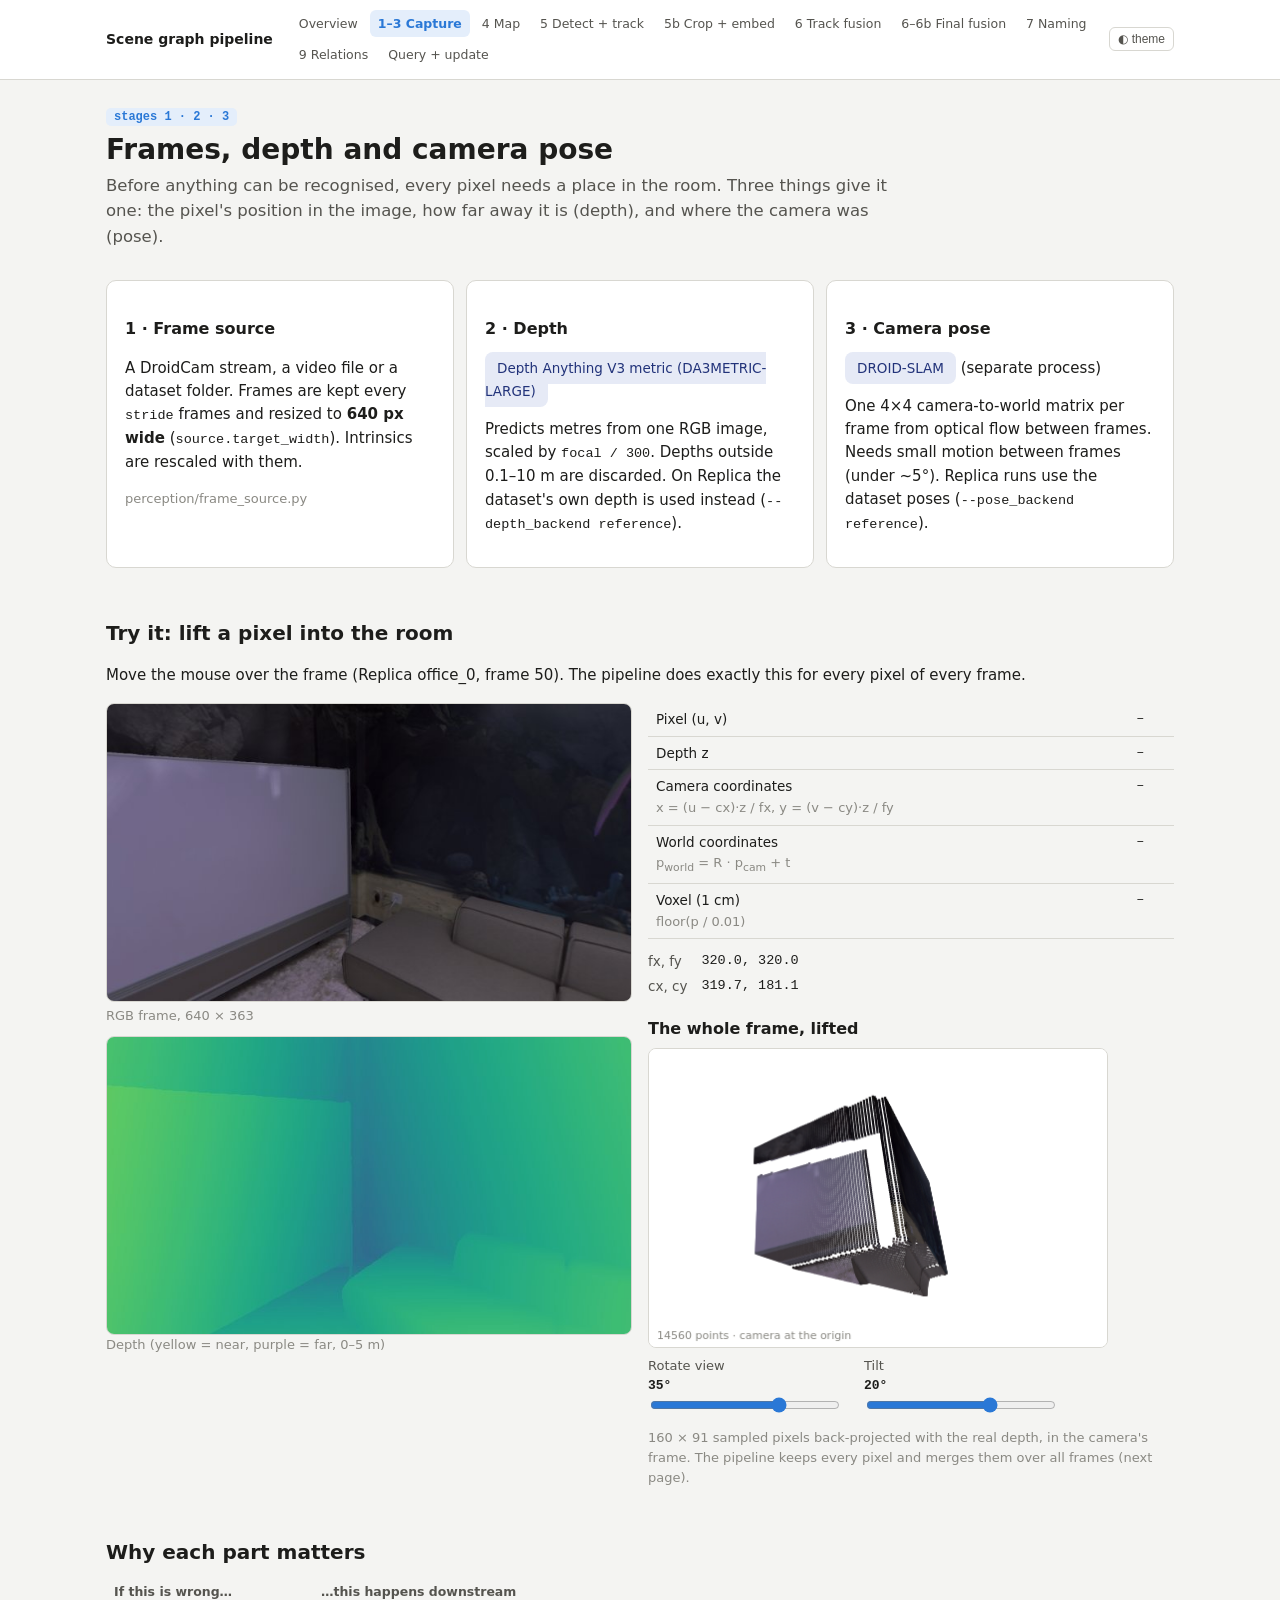
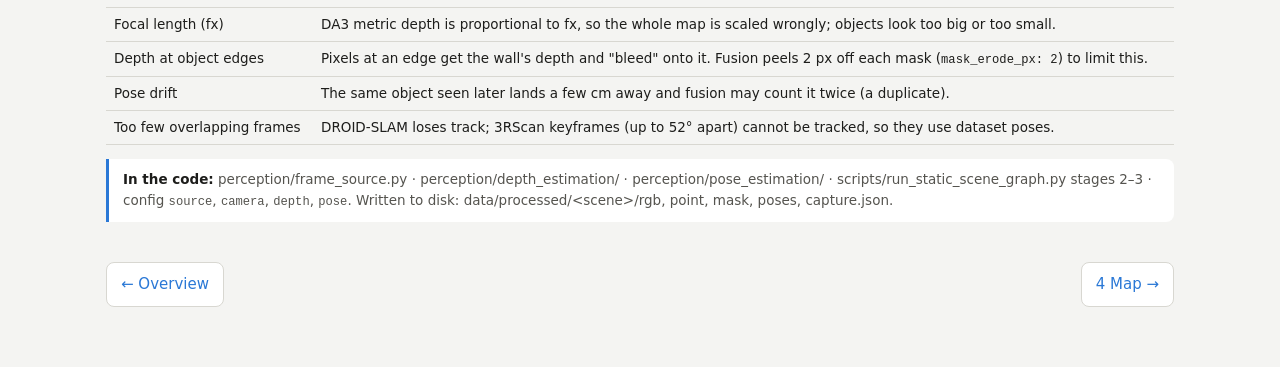
<file: docs/architecture_explainers/01_capture.html>
<!doctype html>
<html lang="en">
<head>
<meta charset="utf-8"><meta name="viewport" content="width=device-width, initial-scale=1">
<title>Frames, Depth, Pose</title>
<link rel="stylesheet" href="style.css">
<style>
  .imgwrap { position: relative; }
  .imgwrap img { width: 100%; display: block; border-radius: 8px; border: 1px solid var(--line); cursor: crosshair; }
  .cross { position: absolute; width: 14px; height: 14px; border: 2px solid #ff3b6b; border-radius: 50%; transform: translate(-50%, -50%); pointer-events: none; display: none; }
  #readout td:nth-child(2) { font-family: var(--mono); }
</style>
</head>
<body>
<main>
  <span class="stage-tag">stages 1 · 2 · 3</span>
  <h1>Frames, depth and camera pose</h1>
  <p class="lede">Before anything can be recognised, every pixel needs a place in the room. Three things give it one:
    the pixel's position in the image, how far away it is (depth), and where the camera was (pose).</p>

  <div class="grid3">
    <div class="card"><h3>1 · Frame source</h3>
      <p>A DroidCam stream, a video file or a dataset folder. Frames are kept every <code>stride</code> frames and resized to
        <b>640 px wide</b> (<code>source.target_width</code>). Intrinsics are rescaled with them.</p>
      <p class="muted">perception/frame_source.py</p></div>
    <div class="card"><h3>2 · Depth</h3>
      <p><span class="model">Depth Anything V3 metric (DA3METRIC-LARGE)</span></p>
      <p>Predicts metres from one RGB image, scaled by <code>focal / 300</code>. Depths outside 0.1–10 m are discarded.
        On Replica the dataset's own depth is used instead (<code>--depth_backend reference</code>).</p></div>
    <div class="card"><h3>3 · Camera pose</h3>
      <p><span class="model">DROID-SLAM</span> (separate process)</p>
      <p>One 4×4 camera-to-world matrix per frame from optical flow between frames. Needs small motion between frames
        (under ~5°). Replica runs use the dataset poses (<code>--pose_backend reference</code>).</p></div>
  </div>

  <h2>Try it: lift a pixel into the room</h2>
  <p>Move the mouse over the frame (Replica office_0, frame 50). The pipeline does exactly this for every pixel of every frame.</p>
  <div class="grid2">
    <div>
      <div class="imgwrap" id="wrapRGB"><img id="rgb" src="img/frame.jpg" alt="RGB frame"><div class="cross" id="c1"></div></div>
      <div class="muted" style="margin:4px 0 10px">RGB frame, 640 × 363</div>
      <div class="imgwrap" id="wrapD"><img id="dep" src="img/depth.jpg" alt="Depth map"><div class="cross" id="c2"></div></div>
      <div class="muted">Depth (yellow = near, purple = far, 0–5 m)</div>
    </div>
    <div>
      <table class="t" id="readout">
        <tr><td>Pixel (u, v)</td><td id="r_uv">–</td></tr>
        <tr><td>Depth z</td><td id="r_z">–</td></tr>
        <tr><td>Camera coordinates<br><span class="muted">x = (u − cx)·z / fx, y = (v − cy)·z / fy</span></td><td id="r_cam">–</td></tr>
        <tr><td>World coordinates<br><span class="muted">p<sub>world</sub> = R · p<sub>cam</sub> + t</span></td><td id="r_world">–</td></tr>
        <tr><td>Voxel (1 cm)<br><span class="muted">floor(p / 0.01)</span></td><td id="r_vox">–</td></tr>
      </table>
      <div class="kv" style="margin-top:12px">
        <div>fx, fy</div><div id="k_f"></div><div>cx, cy</div><div id="k_c"></div>
      </div>
      <h3>The whole frame, lifted</h3>
      <canvas id="cloud"></canvas>
      <div class="controls"><label>Rotate view <span class="v" data-for="yaw">0°</span><input type="range" id="yaw" min="-90" max="90" value="35"></label>
        <label>Tilt <span class="v" data-for="pitch">0°</span><input type="range" id="pitch" min="-60" max="60" value="20"></label></div>
      <p class="muted">160 × 91 sampled pixels back-projected with the real depth, in the camera's frame. The pipeline keeps every
        pixel and merges them over all frames (next page).</p>
    </div>
  </div>

  <h2>Why each part matters</h2>
  <table class="t">
    <tr><th>If this is wrong…</th><th>…this happens downstream</th></tr>
    <tr><td>Focal length (fx)</td><td>DA3 metric depth is proportional to fx, so the whole map is scaled wrongly; objects look too big or too small.</td></tr>
    <tr><td>Depth at object edges</td><td>Pixels at an edge get the wall's depth and "bleed" onto it. Fusion peels 2 px off each mask (<code>mask_erode_px: 2</code>) to limit this.</td></tr>
    <tr><td>Pose drift</td><td>The same object seen later lands a few cm away and fusion may count it twice (a duplicate).</td></tr>
    <tr><td>Too few overlapping frames</td><td>DROID-SLAM loses track; 3RScan keyframes (up to 52° apart) cannot be tracked, so they use dataset poses.</td></tr>
  </table>

  <div class="where"><b>In the code:</b> perception/frame_source.py · perception/depth_estimation/ · perception/pose_estimation/ ·
    scripts/run_static_scene_graph.py stages 2–3 · config <code>source</code>, <code>camera</code>, <code>depth</code>, <code>pose</code>.
    Written to disk: data/processed/&lt;scene&gt;/rgb, point, mask, poses, capture.json.</div>
</main>
<script src="common.js"></script>
<script src="img/depth_small.js"></script>
<script>
  const D = window.DEPTH, K = D.K, P = D.c2w;
  document.getElementById("k_f").textContent = `${K.fx.toFixed(1)}, ${K.fy.toFixed(1)}`;
  document.getElementById("k_c").textContent = `${K.cx.toFixed(1)}, ${K.cy.toFixed(1)}`;
  const f3 = (a) => `(${a.map((x) => x.toFixed(2)).join(", ")})`;
  function depthAt(u, v) {
    const i = Math.min(D.h - 1, Math.floor(v / D.scale)), j = Math.min(D.w - 1, Math.floor(u / D.scale));
    return D.depth[i * D.w + j];
  }
  function show(ev, img) {
    const r = img.getBoundingClientRect();
    const u = Math.round((ev.clientX - r.left) / r.width * K.w), v = Math.round((ev.clientY - r.top) / r.height * K.h);
    for (const id of ["c1", "c2"]) {
      const c = document.getElementById(id); c.style.display = "block";
      c.style.left = `${u / K.w * 100}%`; c.style.top = `${v / K.h * 100}%`;
    }
    const z = depthAt(u, v);
    document.getElementById("r_uv").textContent = `(${u}, ${v})`;
    document.getElementById("r_z").textContent = z > 0 ? `${z.toFixed(3)} m` : "no depth";
    if (!(z > 0)) return;
    const cam = [(u - K.cx) * z / K.fx, (v - K.cy) * z / K.fy, z];
    const w = [0, 1, 2].map((r) => P[r][0] * cam[0] + P[r][1] * cam[1] + P[r][2] * cam[2] + P[r][3]);
    document.getElementById("r_cam").textContent = f3(cam) + " m";
    document.getElementById("r_world").textContent = f3(w) + " m";
    document.getElementById("r_vox").textContent = `[${w.map((x) => Math.floor(x / 0.01)).join(", ")}]`;
  }
  for (const id of ["rgb", "dep"]) {
    const img = document.getElementById(id);
    img.addEventListener("mousemove", (e) => show(e, img));
  }

  // point cloud in the camera frame, orthographic, rotated by the sliders
  const cv = document.getElementById("cloud");
  let ctx = hidpi(cv, 460, 300);
  const pts = [];
  for (let i = 0; i < D.h; i++) for (let j = 0; j < D.w; j++) {
    const z = D.depth[i * D.w + j]; if (!(z > 0)) continue;
    const u = j * D.scale + D.scale / 2, v = i * D.scale + D.scale / 2;
    const k = (i * D.w + j) * 3;
    pts.push([(u - K.cx) * z / K.fx, (v - K.cy) * z / K.fy, z, `rgb(${D.rgb[k]},${D.rgb[k + 1]},${D.rgb[k + 2]})`]);
  }
  let yaw = 35, pitch = 20;
  function draw() {
    ctx.fillStyle = cssv("--surface"); ctx.fillRect(0, 0, 460, 300);
    const cy = Math.cos(yaw * Math.PI / 180), sy = Math.sin(yaw * Math.PI / 180);
    const cp = Math.cos(pitch * Math.PI / 180), sp = Math.sin(pitch * Math.PI / 180);
    const proj = pts.map(([x, y, z, c]) => {
      z -= 2.5;                                             // rotate about a point 2.5 m in front of the camera
      const x1 = cy * x + sy * z, z1 = -sy * x + cy * z;
      const y1 = cp * y - sp * z1, z2 = sp * y + cp * z1;
      return [x1, y1, z2, c];
    }).sort((a, b) => b[2] - a[2]);
    for (const [x, y, , c] of proj) { ctx.fillStyle = c; ctx.fillRect(230 + x * 70, 150 + y * 70, 2.2, 2.2); }
    ctx.fillStyle = cssv("--ink-3"); ctx.font = "11px system-ui";
    ctx.fillText(`${pts.length} points · camera at the origin`, 8, 292);
  }
  slider("yaw", (v) => { yaw = v; draw(); }, (v) => `${v}°`)();
  slider("pitch", (v) => { pitch = v; draw(); }, (v) => `${v}°`)();
  window.addEventListener("themechange", draw);
</script>
</body>
</html>
</file>
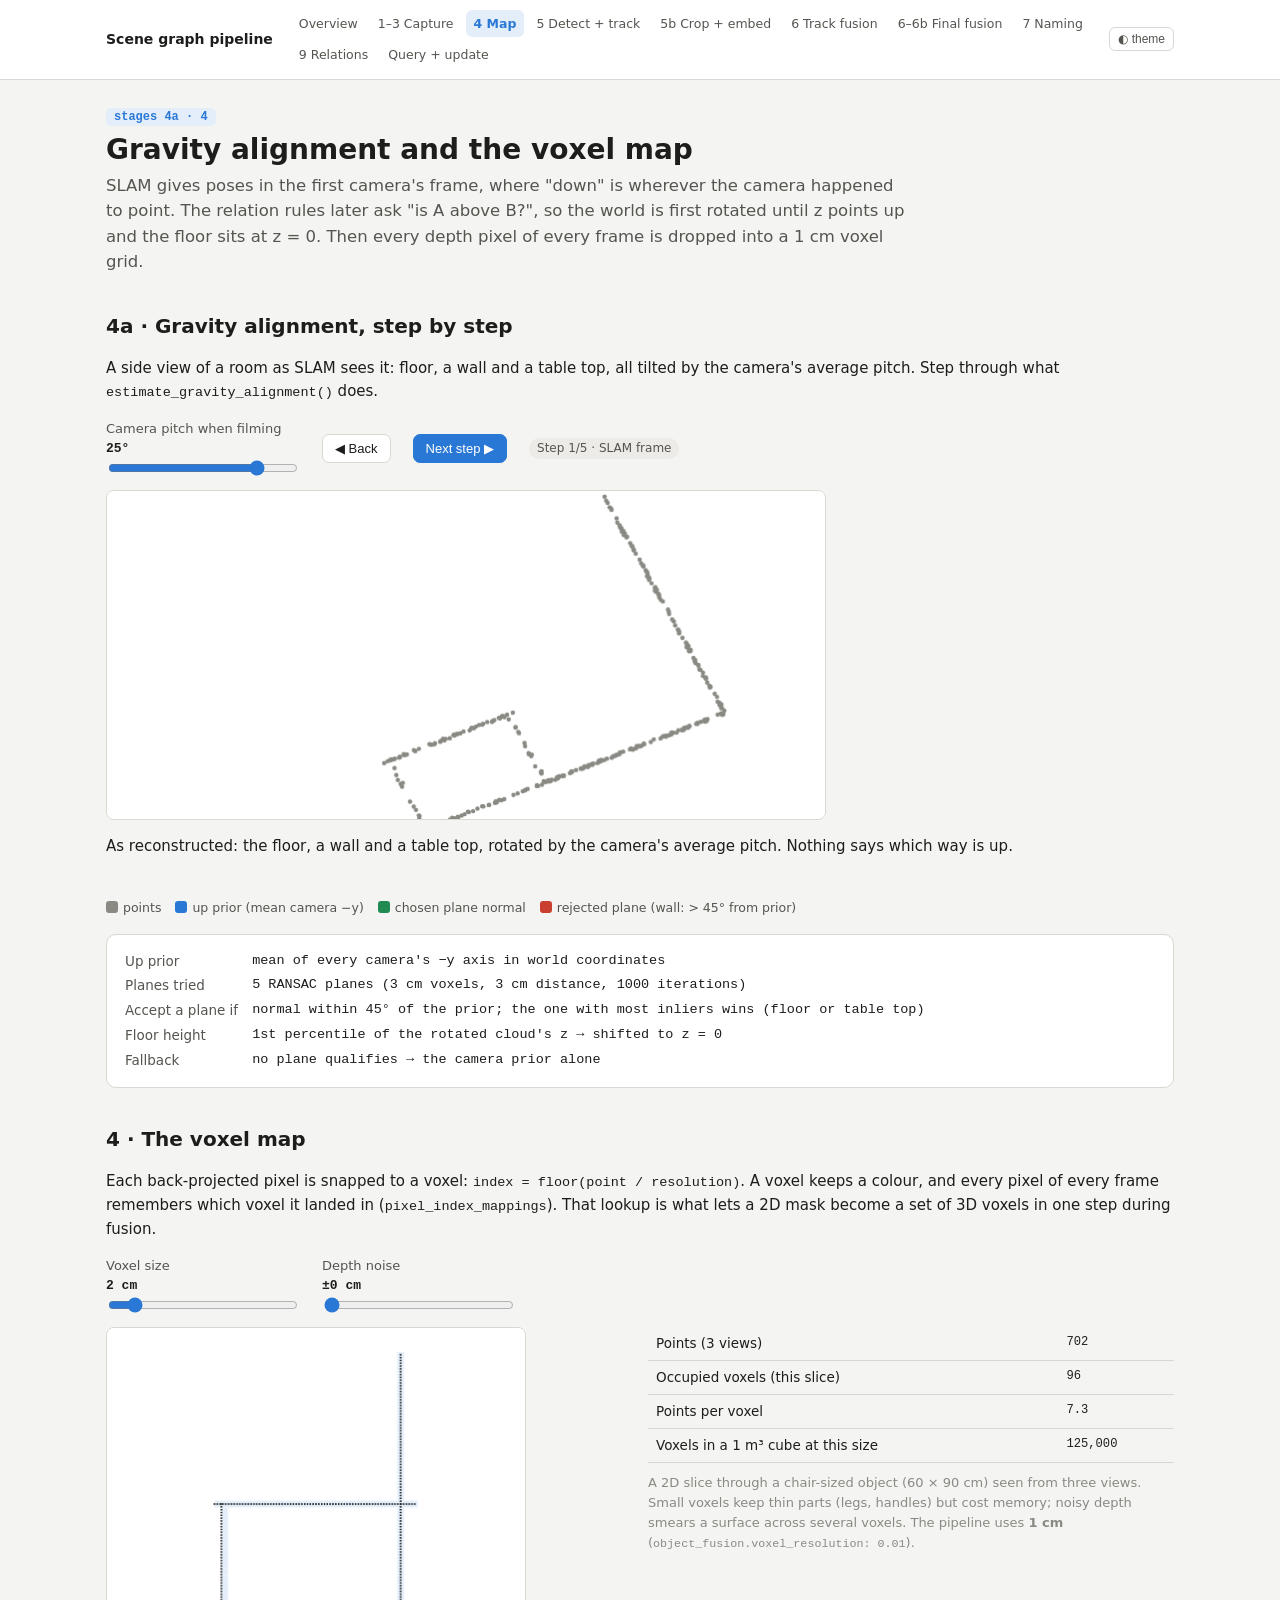
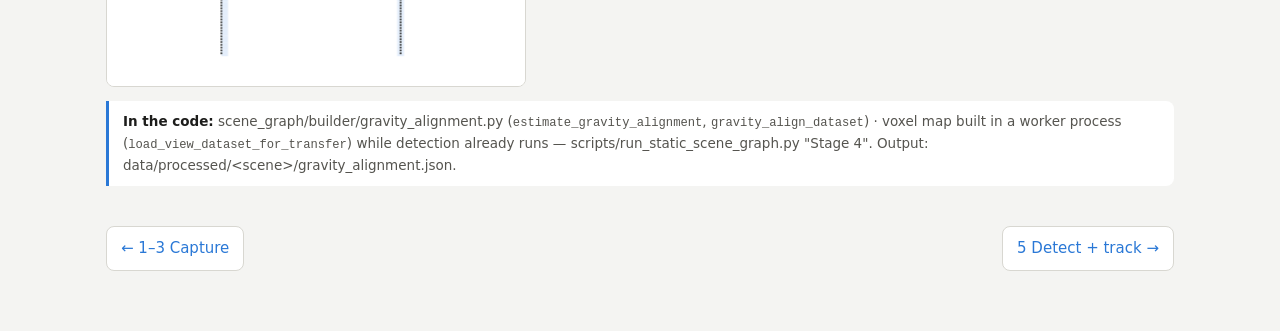
<file: docs/architecture_explainers/02_map.html>
<!doctype html>
<html lang="en">
<head>
<meta charset="utf-8"><meta name="viewport" content="width=device-width, initial-scale=1">
<title>Gravity Alignment and Voxel Map</title>
<link rel="stylesheet" href="style.css">
</head>
<body>
<main>
  <span class="stage-tag">stages 4a · 4</span>
  <h1>Gravity alignment and the voxel map</h1>
  <p class="lede">SLAM gives poses in the first camera's frame, where "down" is wherever the camera happened to point.
    The relation rules later ask "is A above B?", so the world is first rotated until z points up and the floor sits at z = 0.
    Then every depth pixel of every frame is dropped into a 1 cm voxel grid.</p>

  <h2>4a · Gravity alignment, step by step</h2>
  <p>A side view of a room as SLAM sees it: floor, a wall and a table top, all tilted by the camera's average pitch.
    Step through what <code>estimate_gravity_alignment()</code> does.</p>
  <div class="controls">
    <label>Camera pitch when filming <span class="v" data-for="tilt">0°</span><input type="range" id="tilt" min="-40" max="40" value="25"></label>
    <button class="btn" id="prev">◀ Back</button><button class="btn primary" id="next">Next step ▶</button>
    <span id="stepname" class="pill"></span>
  </div>
  <canvas id="ga"></canvas>
  <p id="stepinfo" style="min-height:3.2em"></p>
  <div class="legend"><span><i style="background:#8a8983"></i>points</span><span><i style="background:#2a78d6"></i>up prior (mean camera −y)</span>
    <span><i style="background:#1f8a52"></i>chosen plane normal</span><span><i style="background:#c9402f"></i>rejected plane (wall: &gt; 45° from prior)</span></div>

  <div class="card" style="margin-top:16px">
    <div class="kv">
      <div>Up prior</div><div>mean of every camera's −y axis in world coordinates</div>
      <div>Planes tried</div><div>5 RANSAC planes (3 cm voxels, 3 cm distance, 1000 iterations)</div>
      <div>Accept a plane if</div><div>normal within 45° of the prior; the one with most inliers wins (floor or table top)</div>
      <div>Floor height</div><div>1st percentile of the rotated cloud's z → shifted to z = 0</div>
      <div>Fallback</div><div>no plane qualifies → the camera prior alone</div>
    </div>
  </div>

  <h2>4 · The voxel map</h2>
  <p>Each back-projected pixel is snapped to a voxel: <code>index = floor(point / resolution)</code>. A voxel keeps a colour,
    and every pixel of every frame remembers which voxel it landed in (<code>pixel_index_mappings</code>). That lookup is what
    lets a 2D mask become a set of 3D voxels in one step during fusion.</p>
  <div class="controls">
    <label>Voxel size <span class="v" data-for="res">1 cm</span><input type="range" id="res" min="1" max="10" value="2"></label>
    <label>Depth noise <span class="v" data-for="noise">0 cm</span><input type="range" id="noise" min="0" max="5" value="0"></label>
  </div>
  <div class="grid2">
    <canvas id="vox"></canvas>
    <div>
      <table class="t" id="voxstats"></table>
      <p class="muted" style="margin-top:10px">A 2D slice through a chair-sized object (60 × 90 cm) seen from three views.
        Small voxels keep thin parts (legs, handles) but cost memory; noisy depth smears a surface across several voxels.
        The pipeline uses <b>1 cm</b> (<code>object_fusion.voxel_resolution: 0.01</code>).</p>
    </div>
  </div>

  <div class="where"><b>In the code:</b> scene_graph/builder/gravity_alignment.py (<code>estimate_gravity_alignment</code>,
    <code>gravity_align_dataset</code>) · voxel map built in a worker process (<code>load_view_dataset_for_transfer</code>) while
    detection already runs — scripts/run_static_scene_graph.py "Stage 4". Output: data/processed/&lt;scene&gt;/gravity_alignment.json.</div>
</main>
<script src="common.js"></script>
<script>
  // ── gravity alignment demo (2D side view: x horizontal, y up) ──
  const ga = document.getElementById("ga");
  const W = 720, H = 330;
  let g = hidpi(ga, W, H);
  let tilt = 25, step = 0;
  const STEPS = [
    ["SLAM frame", "As reconstructed: the floor, a wall and a table top, rotated by the camera's average pitch. Nothing says which way is up."],
    ["Up prior", "Average each camera's −y axis (\"up\" in the image) in world coordinates. A hand-held camera is roughly upright, but this is off by the pitch: the camera looked down at the table."],
    ["RANSAC planes", "Fit the biggest planes one after another (removing each plane's points): here the floor, the wall and the table top."],
    ["Pick a horizontal plane", "Keep planes whose normal is within 45° of the prior. The wall (≈ 90° away) is rejected; the largest remaining plane (the floor) gives the true up direction."],
    ["Rotate and shift", "Rotate that normal onto +z, then shift so the 1st percentile of height is z = 0. Now \"on\" and \"above\" mean what they should."],
  ];
  function rng(seed) { return () => { seed = (seed * 16807) % 2147483647; return (seed - 1) / 2147483646; }; }
  function scene() {                                     // points in the aligned frame (metres)
    const r = rng(7), pts = [];
    for (let i = 0; i < 220; i++) pts.push({ x: -2 + 4.2 * r(), y: (r() - 0.5) * 0.02, s: "floor" });
    for (let i = 0; i < 110; i++) pts.push({ x: 2.2 + (r() - 0.5) * 0.02, y: 2.4 * r(), s: "wall" });
    for (let i = 0; i < 60; i++) pts.push({ x: -0.6 + 1.2 * r(), y: 0.75 + (r() - 0.5) * 0.02, s: "table" });
    for (let i = 0; i < 30; i++) pts.push({ x: -0.55 + (r() < 0.5 ? 0 : 1.1) + (r() - 0.5) * 0.03, y: 0.75 * r(), s: "leg" });
    return pts;
  }
  const PTS = scene();
  const rot = (p, a) => ({ x: p.x * Math.cos(a) - p.y * Math.sin(a), y: p.x * Math.sin(a) + p.y * Math.cos(a), s: p.s });
  function drawGA() {
    const a = tilt * Math.PI / 180;
    const aligned = step >= 4;
    const pts = PTS.map((p) => aligned ? p : rot({ x: p.x, y: p.y - 0.4 }, a));
    g.fillStyle = cssv("--surface"); g.fillRect(0, 0, W, H);
    const X = (x) => W / 2 + x * 120, Y = (y) => H - 50 - y * 100;
    if (aligned) { g.strokeStyle = cssv("--line"); g.setLineDash([4, 4]); g.beginPath(); g.moveTo(0, Y(0)); g.lineTo(W, Y(0)); g.stroke(); g.setLineDash([]);
      g.fillStyle = cssv("--ink-3"); g.font = "11px system-ui"; g.fillText("z = 0", 6, Y(0) - 4); }
    for (const p of pts) {
      let c = cssv("--ink-3");
      if (step >= 2 && !aligned) c = p.s === "wall" ? (step >= 3 ? cssv("--bad") : "#b48ad6") : p.s === "floor" ? (step >= 3 ? cssv("--good") : "#5aa0e8") : p.s === "table" ? "#e0a743" : c;
      g.fillStyle = c; g.beginPath(); g.arc(X(p.x), Y(p.y), 2.2, 0, 7); g.fill();
    }
    const arrow = (x0, y0, dx, dy, col, label) => {
      g.strokeStyle = col; g.fillStyle = col; g.lineWidth = 2.5; g.beginPath(); g.moveTo(x0, y0); g.lineTo(x0 + dx, y0 + dy); g.stroke();
      const ang = Math.atan2(dy, dx); g.beginPath(); g.moveTo(x0 + dx, y0 + dy);
      g.lineTo(x0 + dx - 9 * Math.cos(ang - 0.4), y0 + dy - 9 * Math.sin(ang - 0.4)); g.lineTo(x0 + dx - 9 * Math.cos(ang + 0.4), y0 + dy - 9 * Math.sin(ang + 0.4)); g.fill();
      g.font = "12px system-ui"; g.fillText(label, x0 + dx + 6, y0 + dy); g.lineWidth = 1;
    };
    const cx = 90, cy = 90;
    if (!aligned && step >= 1) {                         // prior: true up rotated, plus the pitch error
      const pa = a + (tilt * 0.55) * Math.PI / 180;
      arrow(cx, cy, -Math.sin(pa) * 60, -Math.cos(pa) * 60, cssv("--accent"), "prior");
    }
    if (!aligned && step >= 3) arrow(cx, cy, -Math.sin(a) * 70, -Math.cos(a) * 70, cssv("--good"), "floor normal");
    if (!aligned && step >= 3) arrow(cx + 40, cy + 120, Math.cos(a) * 50, -Math.sin(a) * 50 * -1, cssv("--bad"), "wall normal ✗");
    if (aligned) arrow(cx, cy, 0, -70, cssv("--good"), "+z (up)");
    document.getElementById("stepname").textContent = `Step ${step + 1}/5 · ${STEPS[step][0]}`;
    document.getElementById("stepinfo").textContent = STEPS[step][1];
  }
  document.getElementById("next").onclick = () => { step = Math.min(4, step + 1); drawGA(); };
  document.getElementById("prev").onclick = () => { step = Math.max(0, step - 1); drawGA(); };
  slider("tilt", (v) => { tilt = v; drawGA(); }, (v) => `${v}°`)();

  // ── voxel demo ──
  const vc = document.getElementById("vox");
  const VW = 420, VH = 360;
  let vx = hidpi(vc, VW, VH);
  let res = 2, noise = 0;
  function shape() {                                      // chair outline in cm: seat, back, two legs
    const segs = [[[-30, 45], [30, 45]], [[25, 45], [25, 90]], [[-28, 45], [-28, 0]], [[25, 45], [25, 0]]];
    const pts = []; const r = rng(3);
    for (let view = 0; view < 3; view++) for (const [[x0, y0], [x1, y1]] of segs) {
      const n = Math.hypot(x1 - x0, y1 - y0) * 1.2;
      for (let i = 0; i < n; i++) { const t = i / n; pts.push([x0 + (x1 - x0) * t, y0 + (y1 - y0) * t, r(), r(), view]); }
    }
    return pts;
  }
  const CH = shape();
  function drawVox() {
    vx.fillStyle = cssv("--surface"); vx.fillRect(0, 0, VW, VH);
    const S = 3.4, ox = VW / 2, oy = VH - 30;
    const occ = new Map();
    for (const [x, y, n1, n2, view] of CH) {
      const px = x + (n1 - 0.5) * 2 * noise, py = y + (n2 - 0.5) * 2 * noise;
      const key = `${Math.floor(px / res)},${Math.floor(py / res)}`;
      occ.set(key, (occ.get(key) || 0) + 1);
    }
    vx.fillStyle = cssv("--accent-soft"); vx.strokeStyle = cssv("--accent");
    for (const k of occ.keys()) {
      const [i, j] = k.split(",").map(Number);
      vx.fillRect(ox + i * res * S, oy - (j + 1) * res * S, res * S, res * S);
      if (res >= 3) vx.strokeRect(ox + i * res * S, oy - (j + 1) * res * S, res * S, res * S);
    }
    vx.fillStyle = cssv("--ink");
    for (const [x, y, n1, n2] of CH) {
      const px = x + (n1 - 0.5) * 2 * noise, py = y + (n2 - 0.5) * 2 * noise;
      vx.fillRect(ox + px * S - 0.6, oy - py * S - 0.6, 1.2, 1.2);
    }
    const area = 60 * 90;
    document.getElementById("voxstats").innerHTML =
      `<tr><td>Points (3 views)</td><td class="mono">${CH.length}</td></tr>` +
      `<tr><td>Occupied voxels (this slice)</td><td class="mono">${occ.size}</td></tr>` +
      `<tr><td>Points per voxel</td><td class="mono">${(CH.length / occ.size).toFixed(1)}</td></tr>` +
      `<tr><td>Voxels in a 1 m³ cube at this size</td><td class="mono">${(1e6 / res ** 3).toLocaleString()}</td></tr>`;
  }
  slider("res", (v) => { res = v; drawVox(); }, (v) => `${v} cm`)();
  slider("noise", (v) => { noise = v; drawVox(); }, (v) => `±${v} cm`)();
  window.addEventListener("themechange", () => { drawGA(); drawVox(); });
</script>
</body>
</html>
</file>
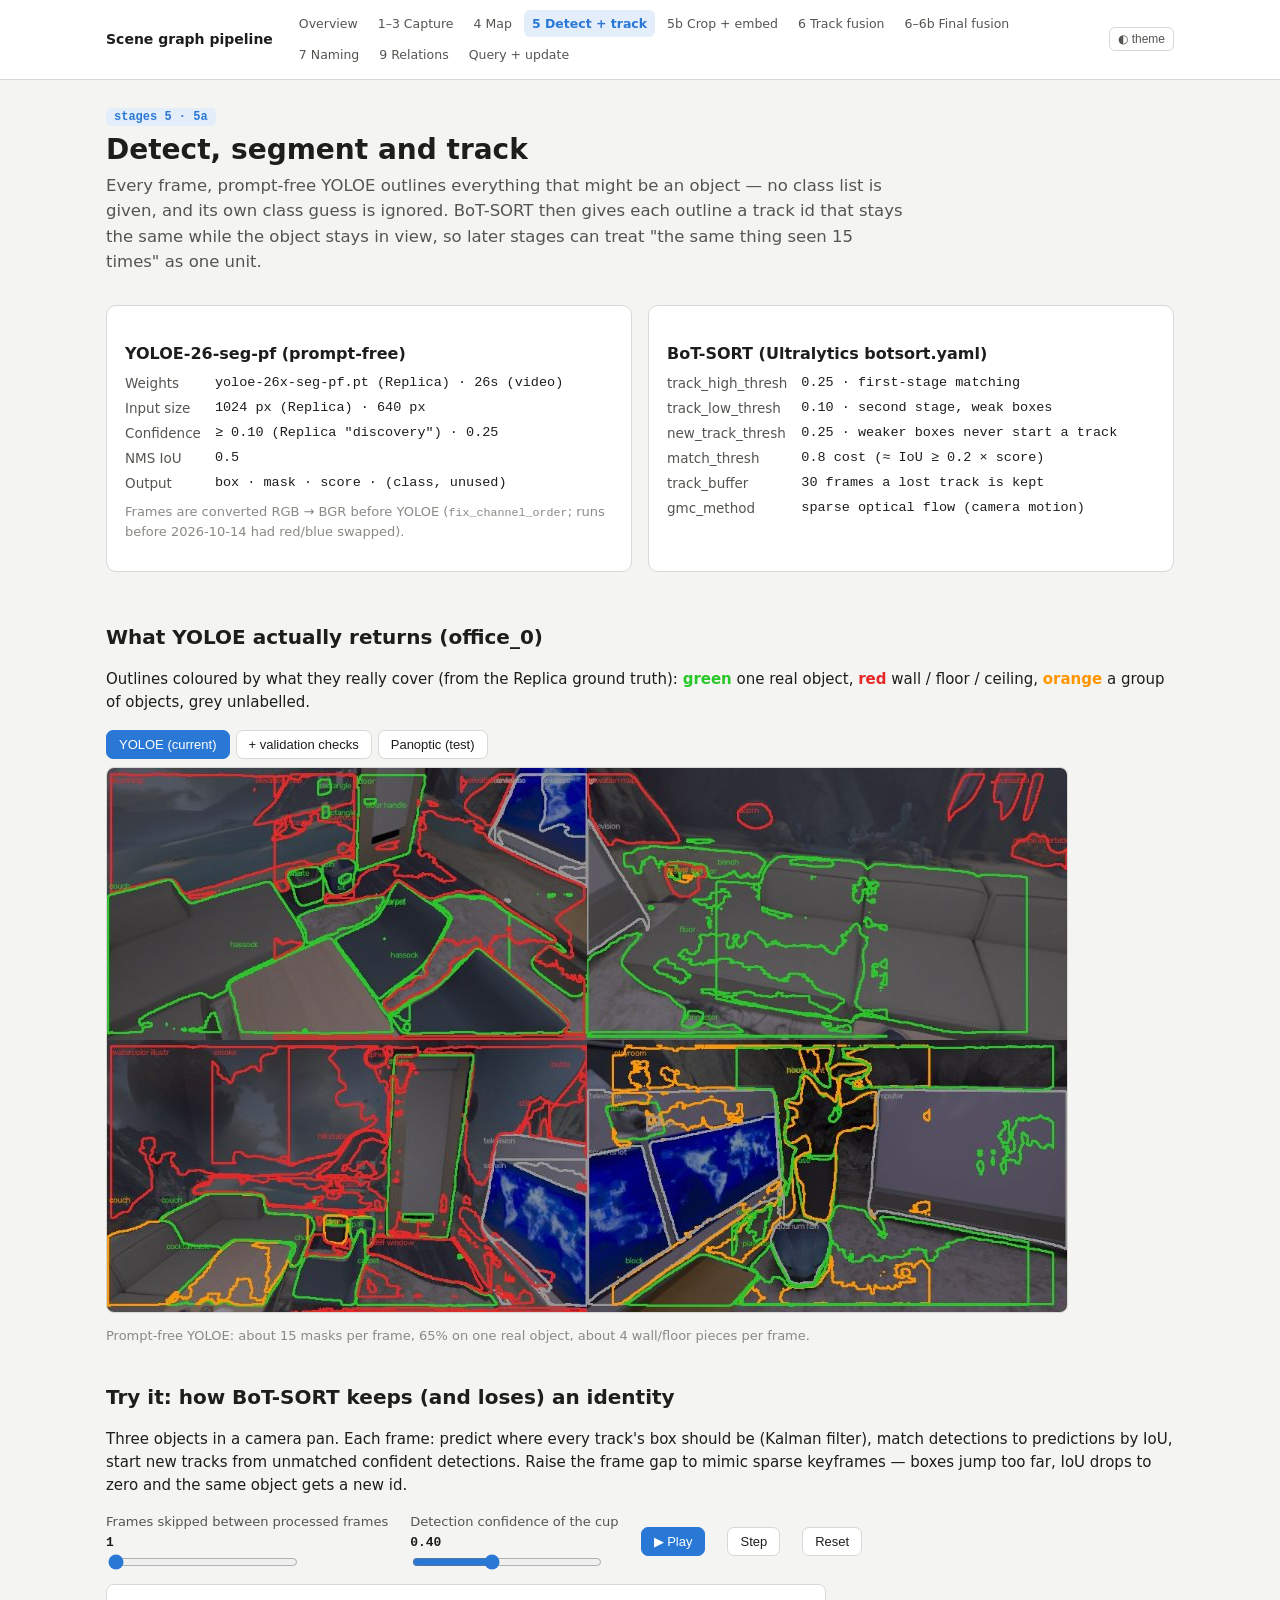
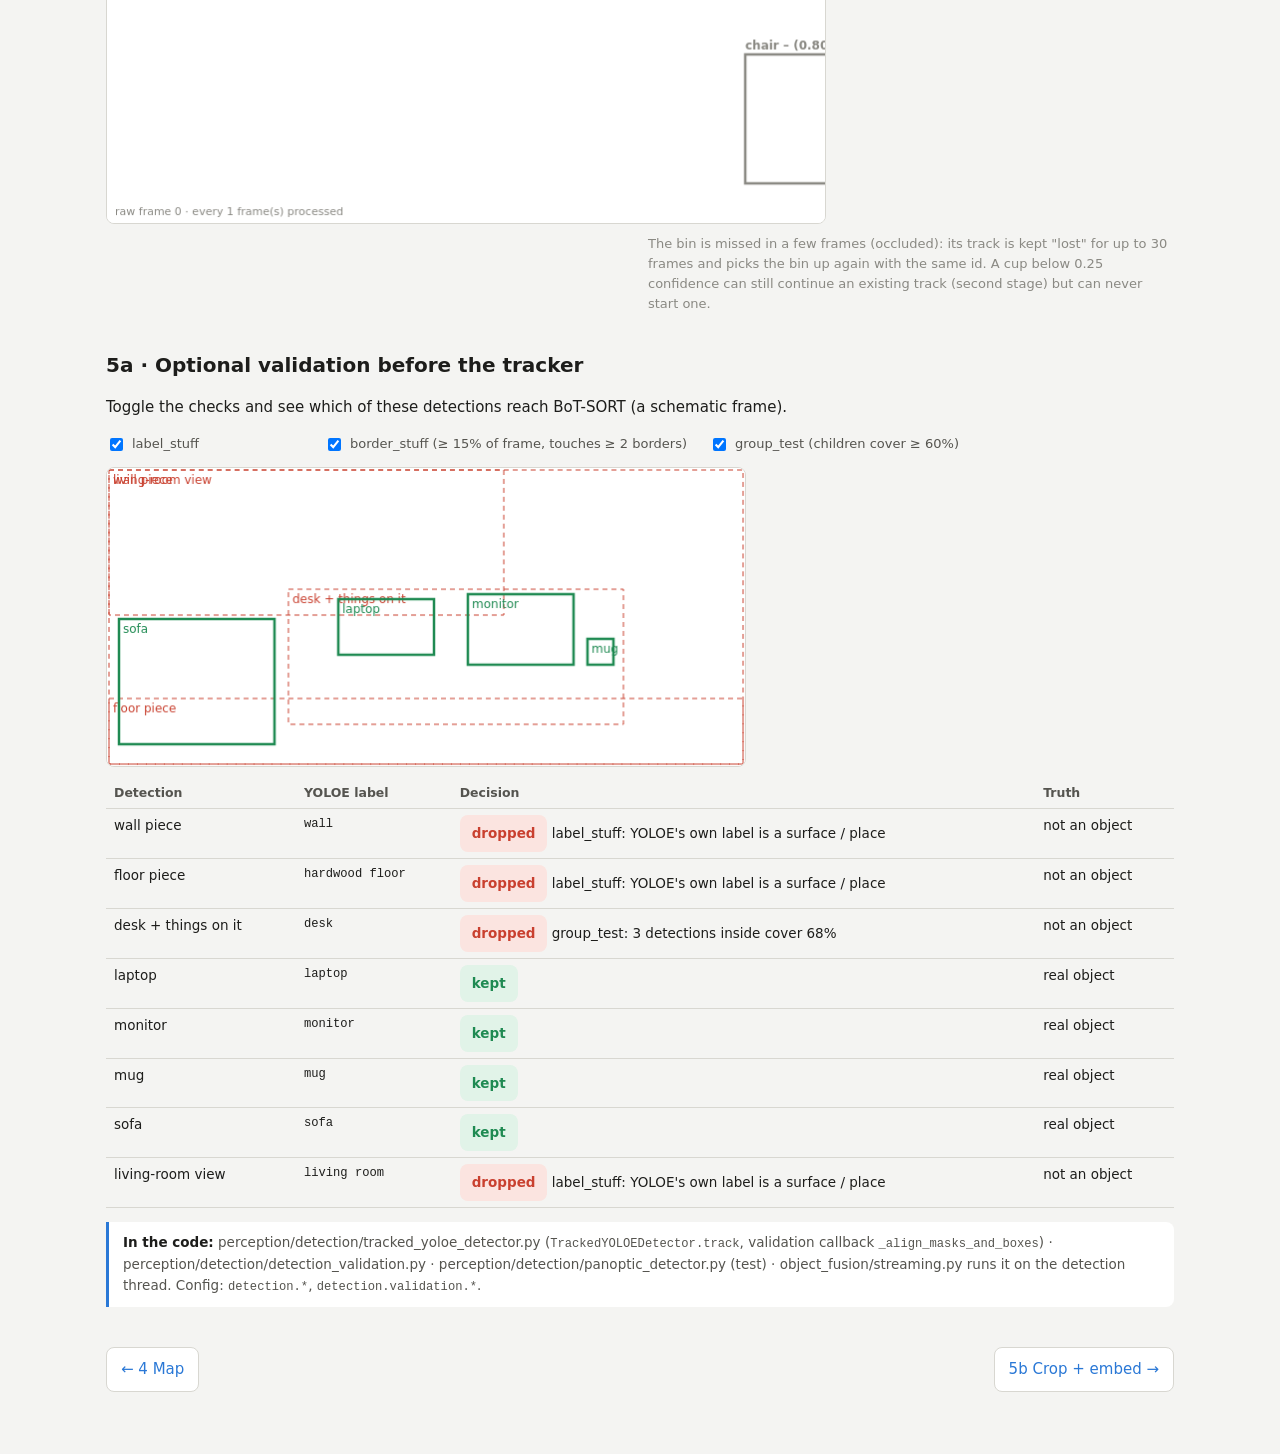
<file: docs/architecture_explainers/03_detection.html>
<!doctype html>
<html lang="en">
<head>
<meta charset="utf-8"><meta name="viewport" content="width=device-width, initial-scale=1">
<title>Detection and Tracking</title>
<link rel="stylesheet" href="style.css">
<style>
  .tabs { display: flex; gap: 6px; margin: 8px 0; flex-wrap: wrap; }
  .tabs button.on { background: var(--accent); color: #fff; border-color: var(--accent); }
  .chk { display: flex; gap: 6px; align-items: center; font-size: 13.5px; }
</style>
</head>
<body>
<main>
  <span class="stage-tag">stages 5 · 5a</span>
  <h1>Detect, segment and track</h1>
  <p class="lede">Every frame, prompt-free YOLOE outlines everything that might be an object — no class list is given, and its
    own class guess is ignored. BoT-SORT then gives each outline a track id that stays the same while the object stays in view,
    so later stages can treat "the same thing seen 15 times" as one unit.</p>

  <div class="grid2">
    <div class="card"><h3>YOLOE-26-seg-pf (prompt-free)</h3>
      <div class="kv">
        <div>Weights</div><div>yoloe-26x-seg-pf.pt (Replica) · 26s (video)</div>
        <div>Input size</div><div>1024 px (Replica) · 640 px</div>
        <div>Confidence</div><div>≥ 0.10 (Replica "discovery") · 0.25</div>
        <div>NMS IoU</div><div>0.5</div>
        <div>Output</div><div>box · mask · score · (class, unused)</div>
      </div>
      <p class="muted" style="margin-top:8px">Frames are converted RGB → BGR before YOLOE (<code>fix_channel_order</code>; runs before 2026-10-14 had red/blue swapped).</p></div>
    <div class="card"><h3>BoT-SORT (Ultralytics botsort.yaml)</h3>
      <div class="kv">
        <div>track_high_thresh</div><div>0.25 · first-stage matching</div>
        <div>track_low_thresh</div><div>0.10 · second stage, weak boxes</div>
        <div>new_track_thresh</div><div>0.25 · weaker boxes never start a track</div>
        <div>match_thresh</div><div>0.8 cost (≈ IoU ≥ 0.2 × score)</div>
        <div>track_buffer</div><div>30 frames a lost track is kept</div>
        <div>gmc_method</div><div>sparse optical flow (camera motion)</div>
      </div></div>
  </div>

  <h2>What YOLOE actually returns (office_0)</h2>
  <p>Outlines coloured by what they really cover (from the Replica ground truth): <b style="color:#28c828">green</b> one real object,
    <b style="color:#e62828">red</b> wall / floor / ceiling, <b style="color:#ff9600">orange</b> a group of objects, grey unlabelled.</p>
  <div class="tabs" id="tabs">
    <button class="btn on" data-img="det_pf.jpg" data-cap="Prompt-free YOLOE: about 15 masks per frame, 65% on one real object, about 4 wall/floor pieces per frame.">YOLOE (current)</button>
    <button class="btn" data-img="det_val.jpg" data-cap="With the detection validation checks: wall/floor labels and big border-touching masks dropped, group boxes dropped, nested masks made disjoint — 79% on one real object.">+ validation checks</button>
    <button class="btn" data-img="det_panoptic.jpg" data-cap="Mask2Former ADE20K panoptic (alternative being tested): every pixel belongs to one segment, wall/floor/ceiling arrive labelled and are dropped — 93% on one real object, but small wall fixtures are missed.">Panoptic (test)</button>
  </div>
  <img class="fig" id="detimg" src="img/det_pf.jpg" alt="Detection overlays">
  <p id="detcap" class="muted"></p>

  <h2>Try it: how BoT-SORT keeps (and loses) an identity</h2>
  <p>Three objects in a camera pan. Each frame: predict where every track's box should be (Kalman filter), match detections to
    predictions by IoU, start new tracks from unmatched confident detections. Raise the frame gap to mimic sparse keyframes —
    boxes jump too far, IoU drops to zero and the same object gets a new id.</p>
  <div class="controls">
    <label>Frames skipped between processed frames <span class="v" data-for="gap">1</span><input type="range" id="gap" min="1" max="12" value="1"></label>
    <label>Detection confidence of the cup <span class="v" data-for="cconf">0.40</span><input type="range" id="cconf" min="0.05" max="0.9" step="0.05" value="0.4"></label>
    <button class="btn primary" id="play">▶ Play</button><button class="btn" id="stepb">Step</button><button class="btn" id="reset">Reset</button>
  </div>
  <canvas id="trk"></canvas>
  <div class="grid2" style="margin-top:10px">
    <table class="t" id="trklog"></table>
    <div class="muted" id="trknote">The bin is missed in a few frames (occluded): its track is kept "lost" for up to 30 frames and picks
      the bin up again with the same id. A cup below 0.25 confidence can still continue an existing track (second stage) but can never start one.</div>
  </div>

  <h2>5a · Optional validation before the tracker</h2>
  <p>Toggle the checks and see which of these detections reach BoT-SORT (a schematic frame).</p>
  <div class="controls">
    <span class="chk"><input type="checkbox" id="v_label" checked><label for="v_label">label_stuff</label></span>
    <span class="chk"><input type="checkbox" id="v_border" checked><label for="v_border">border_stuff (≥ 15% of frame, touches ≥ 2 borders)</label></span>
    <span class="chk"><input type="checkbox" id="v_group" checked><label for="v_group">group_test (children cover ≥ 60%)</label></span>
  </div>
  <canvas id="val"></canvas>
  <table class="t" id="valtab" style="margin-top:10px"></table>

  <div class="where"><b>In the code:</b> perception/detection/tracked_yoloe_detector.py (<code>TrackedYOLOEDetector.track</code>,
    validation callback <code>_align_masks_and_boxes</code>) · perception/detection/detection_validation.py ·
    perception/detection/panoptic_detector.py (test) · object_fusion/streaming.py runs it on the detection thread.
    Config: <code>detection.*</code>, <code>detection.validation.*</code>.</div>
</main>
<script src="common.js"></script>
<script>
  // ── image tabs ──
  const tabs = document.querySelectorAll("#tabs button");
  function setTab(b) { tabs.forEach((x) => x.classList.toggle("on", x === b));
    document.getElementById("detimg").src = "img/" + b.dataset.img; document.getElementById("detcap").textContent = b.dataset.cap; }
  tabs.forEach((b) => b.onclick = () => setTab(b)); setTab(tabs[0]);

  // ── tracker simulation (simplified BoT-SORT: constant-velocity prediction, greedy IoU matching, two stages) ──
  const tc = document.getElementById("trk"); const TW = 720, TH = 240; let t = hidpi(tc, TW, TH);
  const OBJ = [ { name: "chair", w: 120, h: 130, y: 70, x0: 640, conf: 0.8 },
                { name: "bin", w: 60, h: 70, y: 140, x0: 820, conf: 0.7, hidden: [14, 15, 16, 17] },
                { name: "cup", w: 32, h: 36, y: 110, x0: 980, conf: 0.4 } ];
  const SPEED = 9;                                         // px per raw frame (camera pan)
  let gap = 1, frame = 0, tracks = [], nextId = 1, log = [], timer = null;
  const iou = (a, b) => { const ix = Math.max(0, Math.min(a.x + a.w, b.x + b.w) - Math.max(a.x, b.x)),
    iy = Math.max(0, Math.min(a.y + a.h, b.y + b.h) - Math.max(a.y, b.y)); const i = ix * iy; return i / (a.w * a.h + b.w * b.h - i); };
  function dets(f) {
    return OBJ.filter((o) => !(o.hidden || []).includes(f)).map((o) => ({ name: o.name, x: o.x0 - SPEED * f, y: o.y, w: o.w, h: o.h,
      conf: o.name === "cup" ? parseFloat(document.getElementById("cconf").value) : o.conf })).filter((d) => d.x + d.w > 0 && d.x < TW);
  }
  function stepT() {
    const D = dets(frame); const used = new Set(); const events = [];
    for (const tr of tracks) { tr.pred = { x: tr.box.x + tr.vx * gap, y: tr.box.y, w: tr.box.w, h: tr.box.h }; tr.matched = false; }
    for (const stage of [0.25, 0.10]) {                    // high-score detections first, then low ones
      for (const tr of tracks.filter((x) => !x.matched && x.state !== "removed")) {
        let best = -1, bi = -1;
        D.forEach((d, i) => { if (used.has(i) || d.conf < stage || (stage === 0.1 && d.conf >= 0.25)) return;
          const s = iou(tr.pred, d) * d.conf; if (s > best) { best = s; bi = i; } });
        if (bi >= 0 && iou(tr.pred, D[bi]) >= 0.2) { const d = D[bi]; used.add(bi);
          tr.vx = (d.x - tr.box.x) / Math.max(1, frame - tr.last); tr.box = d; tr.last = frame; tr.matched = true; tr.state = "tracked"; d.id = tr.id; }
      }
    }
    D.forEach((d, i) => { if (used.has(i)) return;
      if (d.conf >= 0.25) { const tr = { id: nextId++, box: d, vx: -SPEED, last: frame, state: "tracked", name: d.name, matched: true };
        tracks.push(tr); d.id = tr.id; events.push(`new id ${tr.id} for the ${d.name}`); }
      else events.push(`${d.name} (${d.conf.toFixed(2)}) unmatched: too weak to start a track`); });
    for (const tr of tracks) if (!tr.matched && tr.state !== "removed") {
      tr.state = frame - tr.last > 30 ? "removed" : "lost"; tr.box = { ...tr.box, x: tr.box.x + tr.vx * gap }; }
    const ids = {}; for (const d of D) if (d.id) (ids[d.name] = ids[d.name] || new Set()).add(d.id);
    log.unshift(`<tr><td class="mono">frame ${frame}</td><td>${D.map((d) => `${d.name}${d.id ? " → id " + d.id : " (no id)"}`).join(", ") || "–"}${events.length ? "<br><span class='muted'>" + events.join("; ") + "</span>" : ""}</td></tr>`);
    log = log.slice(0, 6); drawT(D); frame += gap;
    if (frame > 140) stop();
  }
  function drawT(D) {
    t.fillStyle = cssv("--surface"); t.fillRect(0, 0, TW, TH);
    for (const tr of tracks) if (tr.state === "lost") { t.setLineDash([4, 4]); t.strokeStyle = cssv("--ink-3"); t.strokeRect(tr.box.x, tr.box.y, tr.box.w, tr.box.h); t.setLineDash([]);
      t.fillStyle = cssv("--ink-3"); t.font = "11px system-ui"; t.fillText(`id ${tr.id} lost`, tr.box.x, tr.box.y - 4); }
    const palette = ["#2a78d6", "#eb6834", "#1baf7a", "#e87ba4", "#6250d6", "#eda100", "#008300", "#e34948"];
    for (const d of D) { const col = d.id ? palette[(d.id - 1) % 8] : cssv("--ink-3");
      t.strokeStyle = col; t.lineWidth = 2.5; t.strokeRect(d.x, d.y, d.w, d.h); t.lineWidth = 1;
      t.fillStyle = col; t.font = "600 12px system-ui"; t.fillText(`${d.name} ${d.id ? "id " + d.id : "–"} (${d.conf.toFixed(2)})`, d.x, d.y - 5); }
    t.fillStyle = cssv("--ink-3"); t.font = "11px system-ui"; t.fillText(`raw frame ${frame} · every ${gap} frame(s) processed`, 8, TH - 8);
    document.getElementById("trklog").innerHTML = log.join("");
  }
  function reset() { stop(); frame = 0; tracks = []; nextId = 1; log = []; drawT(dets(0)); }
  function stop() { clearInterval(timer); timer = null; document.getElementById("play").textContent = "▶ Play"; }
  document.getElementById("play").onclick = () => { if (timer) return stop(); document.getElementById("play").textContent = "❚❚ Pause"; timer = setInterval(stepT, 260); };
  document.getElementById("stepb").onclick = stepT; document.getElementById("reset").onclick = reset;
  slider("gap", (v) => { gap = v; reset(); }, (v) => v)();
  slider("cconf", () => reset(), (v) => v.toFixed(2))();

  // ── validation schematic ──
  const vc = document.getElementById("val"); const VW = 640, VH = 300; let v = hidpi(vc, VW, VH);
  const VD = [
    { n: "wall piece", label: "wall", box: [0, 0, 400, 150], area: 0.24, borders: 2, kids: 0, cover: 0, real: false },
    { n: "floor piece", label: "hardwood floor", box: [0, 230, 640, 300], area: 0.19, borders: 3, kids: 0, cover: 0, real: false },
    { n: "desk + things on it", label: "desk", box: [180, 120, 520, 260], area: 0.22, borders: 0, kids: 3, cover: 0.68, real: false },
    { n: "laptop", label: "laptop", box: [230, 130, 330, 190], area: 0.03, borders: 0, kids: 0, cover: 0, real: true },
    { n: "monitor", label: "monitor", box: [360, 125, 470, 200], area: 0.04, borders: 0, kids: 0, cover: 0, real: true },
    { n: "mug", label: "mug", box: [480, 170, 510, 200], area: 0.005, borders: 0, kids: 0, cover: 0, real: true },
    { n: "sofa", label: "sofa", box: [10, 150, 170, 280], area: 0.11, borders: 1, kids: 1, cover: 0.12, real: true },
    { n: "living-room view", label: "living room", box: [0, 0, 640, 300], area: 0.9, borders: 4, kids: 6, cover: 0.4, real: false },
  ];
  function rule(d) {
    if (document.getElementById("v_label").checked && (["wall", "floor", "ceiling", "hardwood floor"].includes(d.label) || d.label.endsWith(" room")))
      return "label_stuff: YOLOE's own label is a surface / place";
    if (document.getElementById("v_border").checked && d.area >= 0.15 && d.borders >= 2) return `border_stuff: ${Math.round(d.area * 100)}% of frame, ${d.borders} borders`;
    if (document.getElementById("v_group").checked && d.kids >= 2 && d.cover >= 0.6) return `group_test: ${d.kids} detections inside cover ${Math.round(d.cover * 100)}%`;
    return "";
  }
  function drawV() {
    v.fillStyle = cssv("--surface"); v.fillRect(0, 0, VW, VH); const rows = [];
    for (const d of VD) { const why = rule(d); const [x0, y0, x1, y1] = d.box;
      v.strokeStyle = why ? cssv("--bad") : cssv("--good"); v.lineWidth = why ? 1 : 2.5; v.setLineDash(why ? [5, 4] : []);
      v.strokeRect(x0 + 2, y0 + 2, x1 - x0 - 4, y1 - y0 - 4); v.setLineDash([]); v.lineWidth = 1;
      v.fillStyle = why ? cssv("--bad") : cssv("--good"); v.font = "12px system-ui"; v.fillText(d.n, x0 + 6, y0 + 16);
      rows.push(`<tr><td>${d.n}</td><td class="mono">${d.label}</td><td>${why ? `<span class="verdict bad">dropped</span> ${why}` : '<span class="verdict good">kept</span>'}</td><td>${d.real ? "real object" : "not an object"}</td></tr>`); }
    document.getElementById("valtab").innerHTML = "<tr><th>Detection</th><th>YOLOE label</th><th>Decision</th><th>Truth</th></tr>" + rows.join("");
  }
  ["v_label", "v_border", "v_group"].forEach((id) => document.getElementById(id).onchange = drawV); drawV();
  window.addEventListener("themechange", () => { drawT(dets(frame)); drawV(); });
</script>
</body>
</html>
</file>
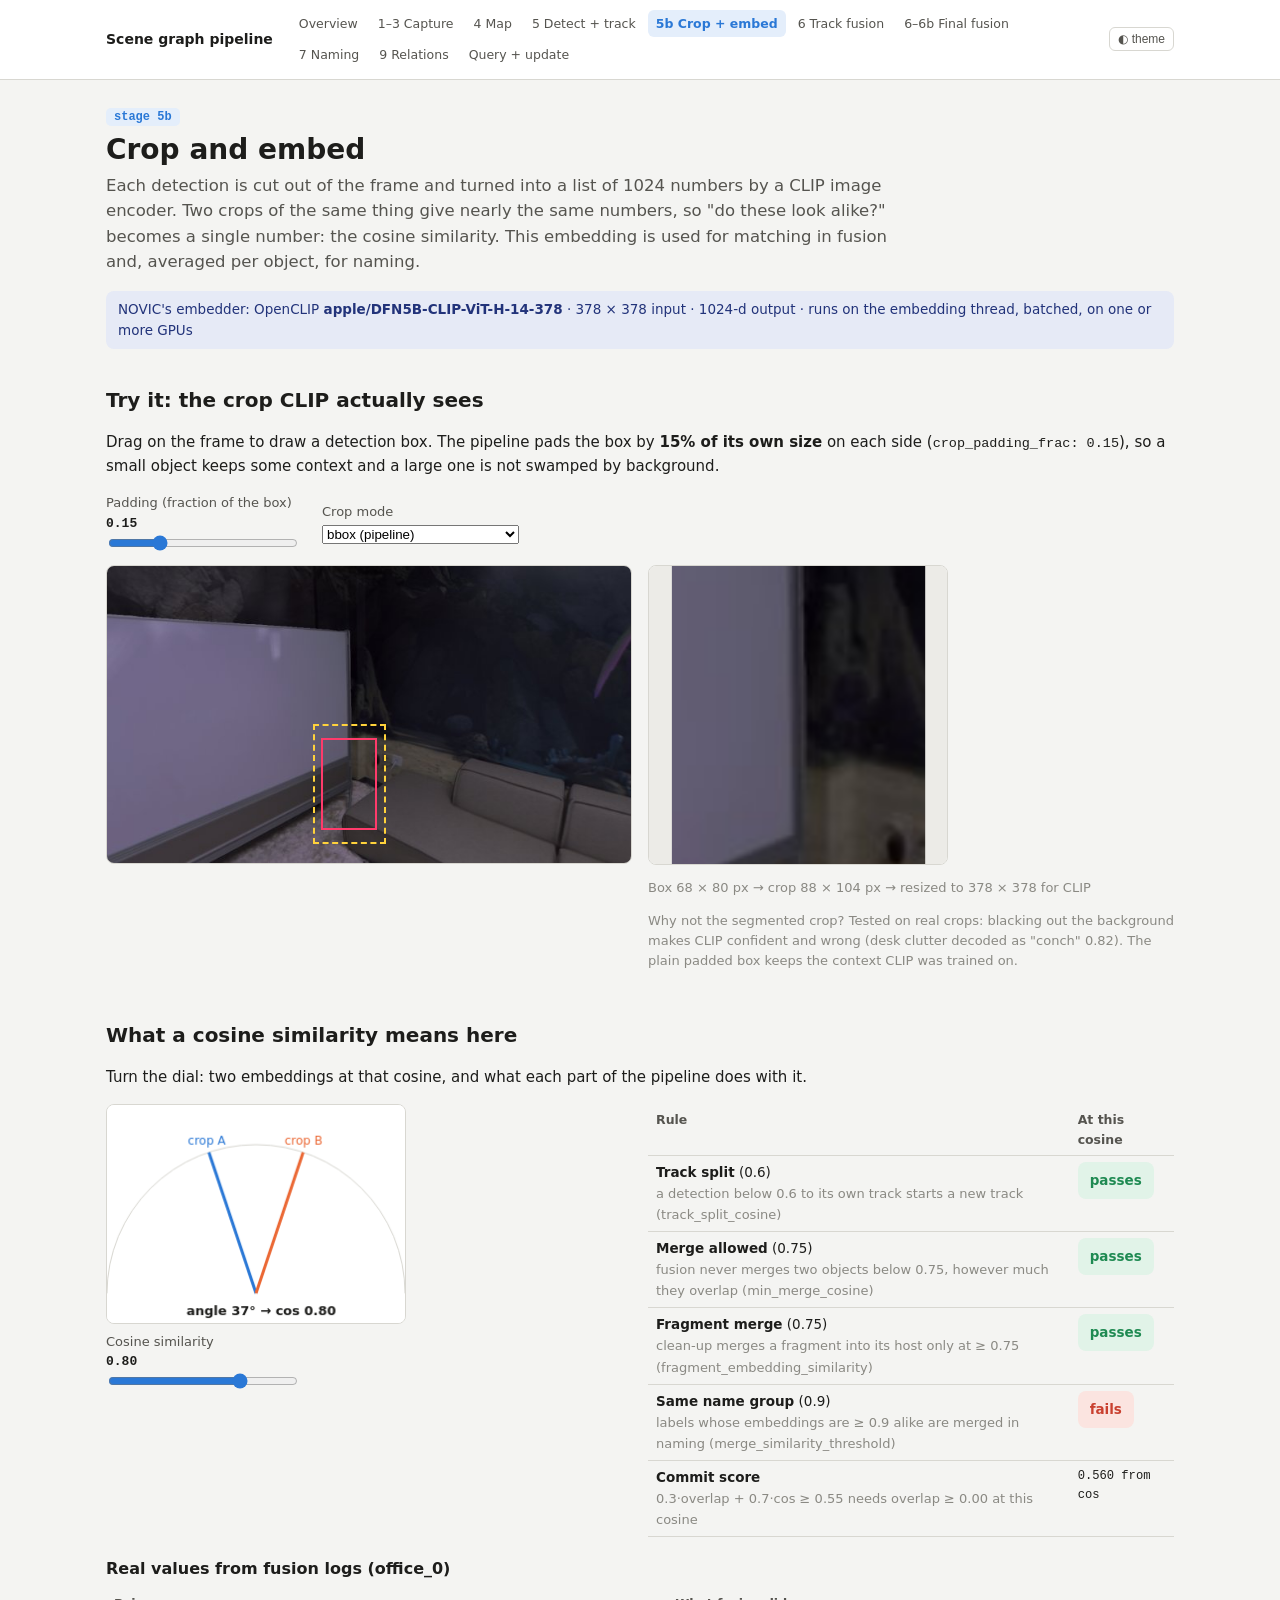
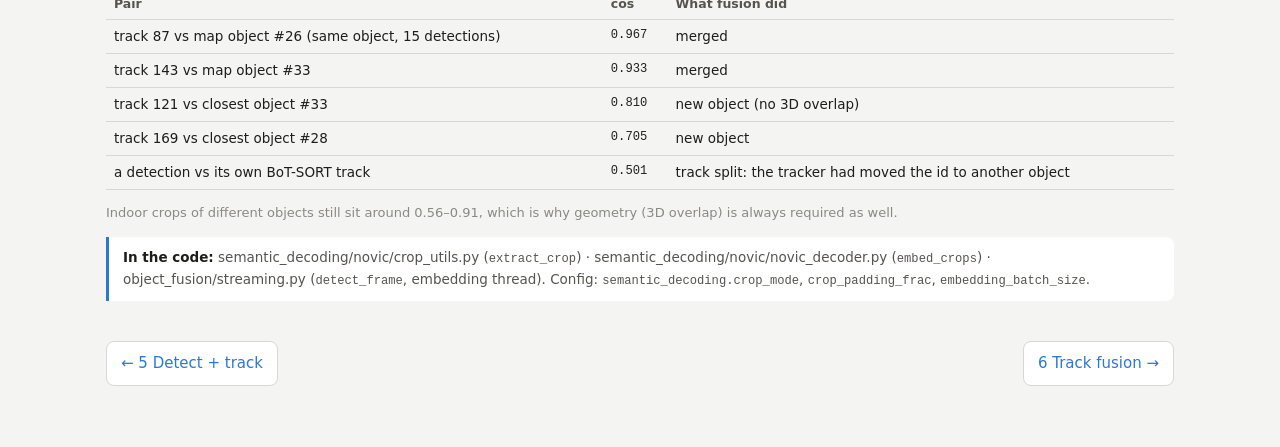
<file: docs/architecture_explainers/04_embedding.html>
<!doctype html>
<html lang="en">
<head>
<meta charset="utf-8"><meta name="viewport" content="width=device-width, initial-scale=1">
<title>Crop and Embed</title>
<link rel="stylesheet" href="style.css">
<style>
  #stage { position: relative; user-select: none; }
  #stage img { width: 100%; display: block; border-radius: 8px; border: 1px solid var(--line); }
  #stage .box { position: absolute; border: 2px solid #ff3b6b; pointer-events: none; }
  #stage .pad { position: absolute; border: 2px dashed #ffd23b; pointer-events: none; }
  #dial { max-width: 300px; }
</style>
</head>
<body>
<main>
  <span class="stage-tag">stage 5b</span>
  <h1>Crop and embed</h1>
  <p class="lede">Each detection is cut out of the frame and turned into a list of 1024 numbers by a CLIP image encoder. Two crops
    of the same thing give nearly the same numbers, so "do these look alike?" becomes a single number: the cosine similarity.
    This embedding is used for matching in fusion and, averaged per object, for naming.</p>

  <div class="model">NOVIC's embedder: OpenCLIP <b>apple/DFN5B-CLIP-ViT-H-14-378</b> · 378 × 378 input · 1024-d output ·
    runs on the embedding thread, batched, on one or more GPUs</div>

  <h2>Try it: the crop CLIP actually sees</h2>
  <p>Drag on the frame to draw a detection box. The pipeline pads the box by <b>15% of its own size</b> on each side
    (<code>crop_padding_frac: 0.15</code>), so a small object keeps some context and a large one is not swamped by background.</p>
  <div class="controls">
    <label>Padding (fraction of the box) <span class="v" data-for="padf">0.15</span><input type="range" id="padf" min="0" max="0.6" step="0.05" value="0.15"></label>
    <label><span>Crop mode</span><select id="mode"><option value="bbox">bbox (pipeline)</option><option value="seg">segmented (mask, rest black)</option></select></label>
  </div>
  <div class="grid2">
    <div id="stage"><img id="frame" src="img/frame.jpg" alt="frame" draggable="false"><div class="pad" id="padbox"></div><div class="box" id="box"></div></div>
    <div>
      <canvas id="crop"></canvas>
      <p class="muted" id="cropinfo"></p>
      <p class="muted">Why not the segmented crop? Tested on real crops: blacking out the background makes CLIP confident and wrong
        (desk clutter decoded as "conch" 0.82). The plain padded box keeps the context CLIP was trained on.</p>
    </div>
  </div>

  <h2>What a cosine similarity means here</h2>
  <p>Turn the dial: two embeddings at that cosine, and what each part of the pipeline does with it.</p>
  <div class="grid2">
    <div><canvas id="dial"></canvas>
      <div class="controls"><label>Cosine similarity <span class="v" data-for="cos">0.80</span><input type="range" id="cos" min="0.3" max="1" step="0.01" value="0.8"></label></div></div>
    <table class="t" id="cosrules"></table>
  </div>
  <h3>Real values from fusion logs (office_0)</h3>
  <table class="t">
    <tr><th>Pair</th><th>cos</th><th>What fusion did</th></tr>
    <tr><td>track 87 vs map object #26 (same object, 15 detections)</td><td class="mono">0.967</td><td>merged</td></tr>
    <tr><td>track 143 vs map object #33</td><td class="mono">0.933</td><td>merged</td></tr>
    <tr><td>track 121 vs closest object #33</td><td class="mono">0.810</td><td>new object (no 3D overlap)</td></tr>
    <tr><td>track 169 vs closest object #28</td><td class="mono">0.705</td><td>new object</td></tr>
    <tr><td>a detection vs its own BoT-SORT track</td><td class="mono">0.501</td><td>track split: the tracker had moved the id to another object</td></tr>
  </table>
  <p class="muted">Indoor crops of different objects still sit around 0.56–0.91, which is why geometry (3D overlap) is always required as well.</p>

  <div class="where"><b>In the code:</b> semantic_decoding/novic/crop_utils.py (<code>extract_crop</code>) ·
    semantic_decoding/novic/novic_decoder.py (<code>embed_crops</code>) · object_fusion/streaming.py (<code>detect_frame</code>, embedding thread).
    Config: <code>semantic_decoding.crop_mode</code>, <code>crop_padding_frac</code>, <code>embedding_batch_size</code>.</div>
</main>
<script src="common.js"></script>
<script>
  const img = document.getElementById("frame"), stage = document.getElementById("stage");
  const IW = 640, IH = 363;
  let box = [262, 150, 330, 230], padf = 0.15, mode = "bbox", drag = null;
  const cc = document.getElementById("crop"); let cx = hidpi(cc, 300, 300);
  function toImg(e) { const r = img.getBoundingClientRect(); return [ (e.clientX - r.left) / r.width * IW, (e.clientY - r.top) / r.height * IH ]; }
  stage.addEventListener("mousedown", (e) => { drag = toImg(e); });
  window.addEventListener("mousemove", (e) => { if (!drag) return; const p = toImg(e);
    box = [Math.max(0, Math.min(drag[0], p[0])), Math.max(0, Math.min(drag[1], p[1])), Math.min(IW, Math.max(drag[0], p[0])), Math.min(IH, Math.max(drag[1], p[1]))]; draw(); });
  window.addEventListener("mouseup", () => { drag = null; });
  function padded() { const w = box[2] - box[0], h = box[3] - box[1];
    return [Math.max(0, box[0] - padf * w), Math.max(0, box[1] - padf * h), Math.min(IW, box[2] + padf * w), Math.min(IH, box[3] + padf * h)]; }
  function place(el, b) { el.style.left = `${b[0] / IW * 100}%`; el.style.top = `${b[1] / IH * 100}%`;
    el.style.width = `${(b[2] - b[0]) / IW * 100}%`; el.style.height = `${(b[3] - b[1]) / IH * 100}%`; }
  function draw() {
    place(document.getElementById("box"), box); const p = padded(); place(document.getElementById("padbox"), p);
    if (!img.complete) return;
    cx.fillStyle = cssv("--surface-2"); cx.fillRect(0, 0, 300, 300);
    const sw = p[2] - p[0], sh = p[3] - p[1]; if (sw < 2 || sh < 2) return;
    const s = Math.min(300 / sw, 300 / sh), dw = sw * s, dh = sh * s, ox = (300 - dw) / 2, oy = (300 - dh) / 2;
    const k = img.naturalWidth / IW;
    cx.drawImage(img, p[0] * k, p[1] * k, sw * k, sh * k, ox, oy, dw, dh);
    if (mode === "seg") {                                  // rough stand-in for a mask: an ellipse inside the box
      cx.save(); cx.beginPath(); cx.rect(0, 0, 300, 300);
      cx.ellipse(ox + ((box[0] + box[2]) / 2 - p[0]) * s, oy + ((box[1] + box[3]) / 2 - p[1]) * s, (box[2] - box[0]) / 2 * s, (box[3] - box[1]) / 2 * s, 0, 0, 7);
      cx.fillStyle = "#000"; cx.fill("evenodd"); cx.restore();
    }
    document.getElementById("cropinfo").textContent =
      `Box ${Math.round(box[2] - box[0])} × ${Math.round(box[3] - box[1])} px → crop ${Math.round(sw)} × ${Math.round(sh)} px → resized to 378 × 378 for CLIP` +
      (mode === "seg" ? " (mask approximated by an ellipse here)" : "");
  }
  img.onload = draw;
  slider("padf", (v) => { padf = v; draw(); }, (v) => v.toFixed(2))();
  document.getElementById("mode").onchange = (e) => { mode = e.target.value; draw(); };

  // ── cosine dial ──
  const dc = document.getElementById("dial"); let d = hidpi(dc, 300, 220);
  const RULES = [
    [0.6, "Track split", "a detection below 0.6 to its own track starts a new track (track_split_cosine)"],
    [0.75, "Merge allowed", "fusion never merges two objects below 0.75, however much they overlap (min_merge_cosine)"],
    [0.75, "Fragment merge", "clean-up merges a fragment into its host only at ≥ 0.75 (fragment_embedding_similarity)"],
    [0.9, "Same name group", "labels whose embeddings are ≥ 0.9 alike are merged in naming (merge_similarity_threshold)"],
  ];
  function drawDial(c) {
    d.fillStyle = cssv("--surface"); d.fillRect(0, 0, 300, 220);
    const ox = 150, oy = 190, R = 150, a = Math.acos(c);
    d.strokeStyle = cssv("--line"); d.beginPath(); d.arc(ox, oy, R, Math.PI, 2 * Math.PI); d.stroke();
    const vec = (ang, col, lab) => { d.strokeStyle = col; d.lineWidth = 3; d.beginPath(); d.moveTo(ox, oy);
      d.lineTo(ox + R * Math.cos(-Math.PI / 2 - ang), oy + R * Math.sin(-Math.PI / 2 - ang)); d.stroke(); d.lineWidth = 1;
      d.fillStyle = col; d.font = "12px system-ui"; d.fillText(lab, ox + (R + 4) * Math.cos(-Math.PI / 2 - ang) - 20, oy + (R + 4) * Math.sin(-Math.PI / 2 - ang) - 4); };
    vec(a / 2, cssv("--accent"), "crop A"); vec(-a / 2, "#eb6834", "crop B");
    d.fillStyle = cssv("--ink"); d.font = "600 13px system-ui"; d.fillText(`angle ${(a * 180 / Math.PI).toFixed(0)}° → cos ${c.toFixed(2)}`, 80, 212);
    document.getElementById("cosrules").innerHTML = "<tr><th>Rule</th><th>At this cosine</th></tr>" + RULES.map(([th, n, txt]) =>
      `<tr><td><b>${n}</b> (${th})<br><span class="muted">${txt}</span></td><td><span class="verdict ${c >= th ? "good" : "bad"}">${c >= th ? "passes" : "fails"}</span></td></tr>`).join("") +
      `<tr><td><b>Commit score</b><br><span class="muted">0.3·overlap + 0.7·cos ≥ 0.55 needs overlap ≥ ${Math.max(0, (0.55 - 0.7 * c) / 0.3).toFixed(2)} at this cosine</span></td><td class="mono">${(0.7 * c).toFixed(3)} from cos</td></tr>`;
  }
  slider("cos", drawDial, (v) => v.toFixed(2))();
  window.addEventListener("themechange", () => { draw(); drawDial(parseFloat(document.getElementById("cos").value)); });
</script>
</body>
</html>
</file>
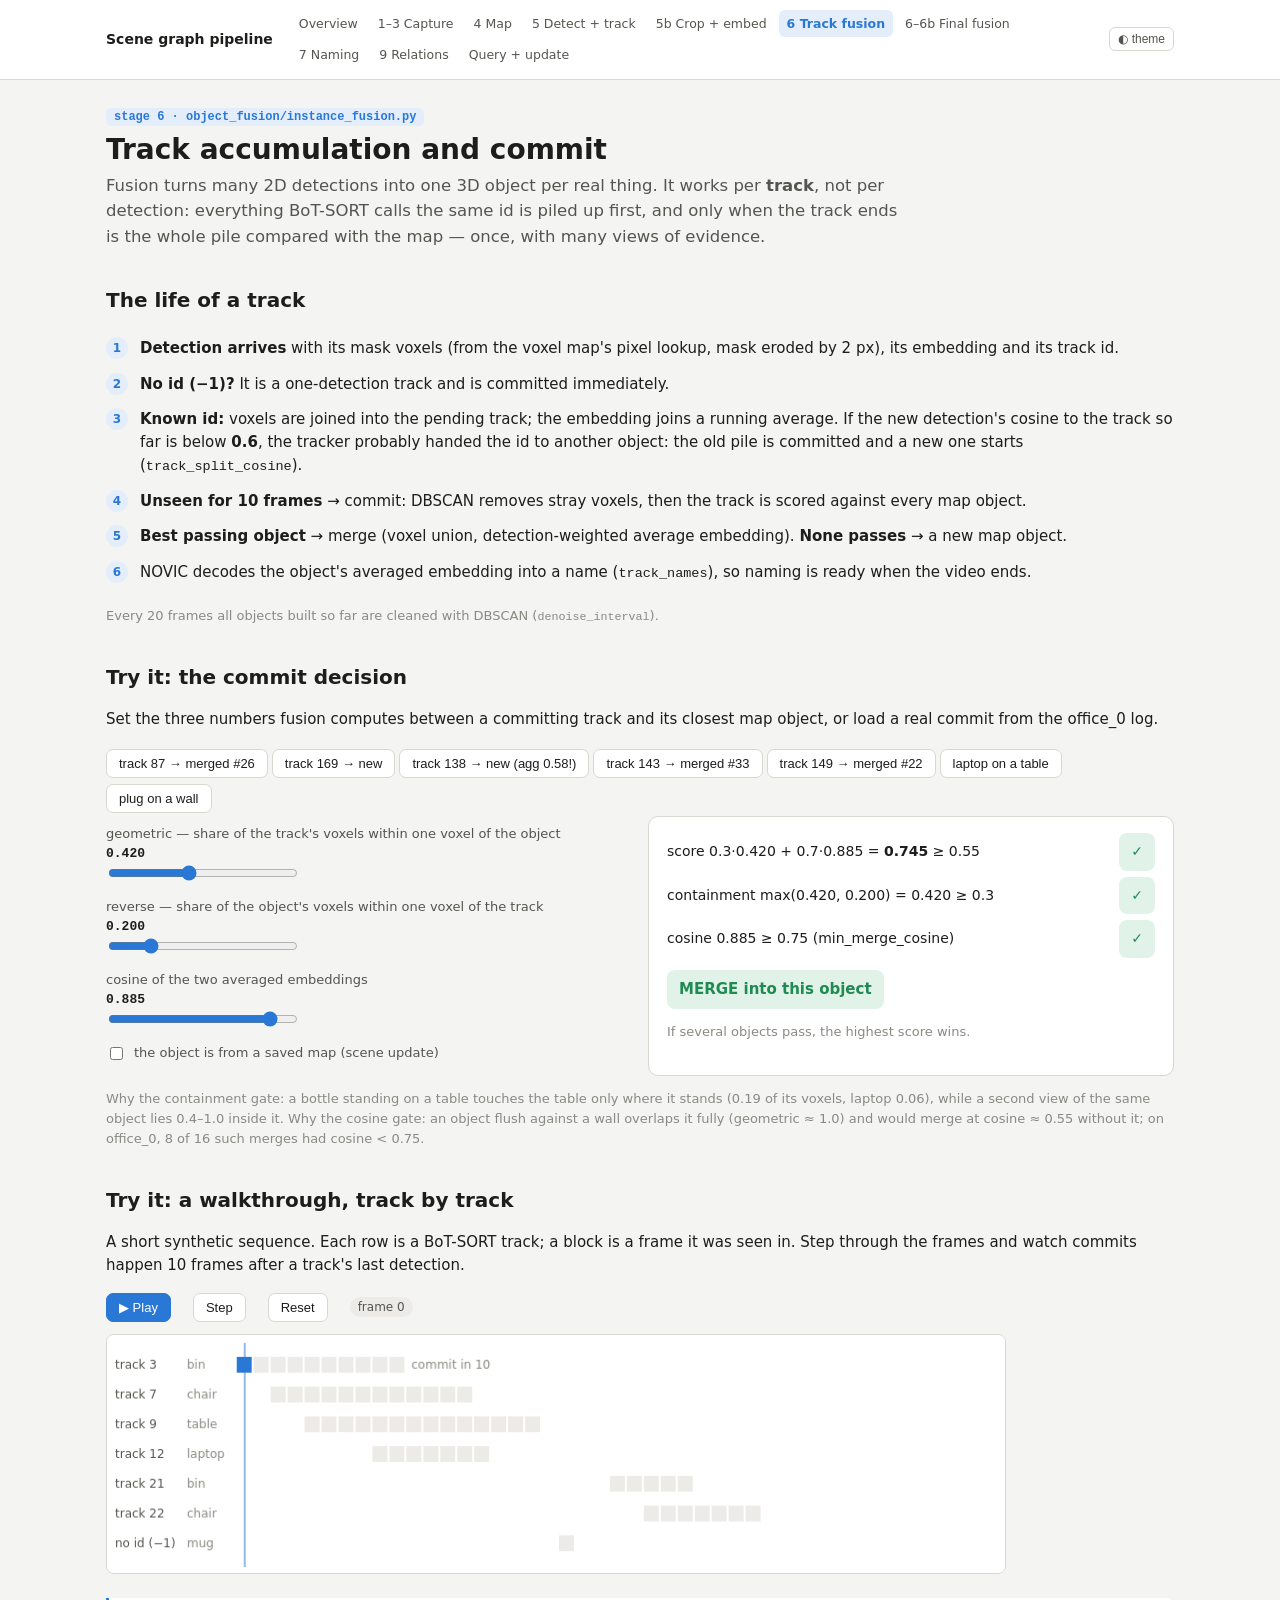
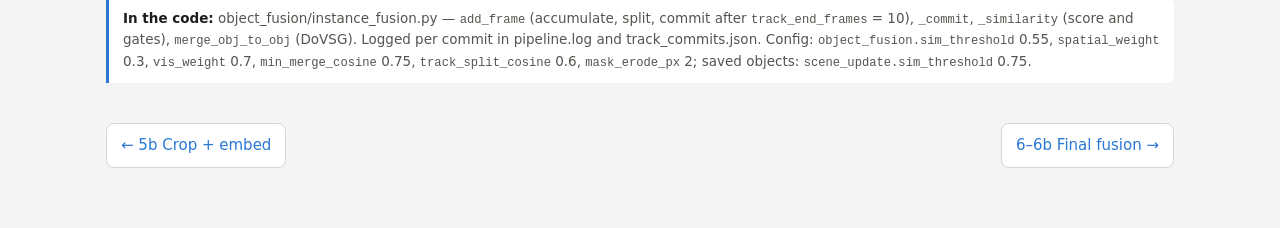
<file: docs/architecture_explainers/05_track_fusion.html>
<!doctype html>
<html lang="en">
<head>
<meta charset="utf-8"><meta name="viewport" content="width=device-width, initial-scale=1">
<title>Track Fusion</title>
<link rel="stylesheet" href="style.css">
<style>
  .ex button { margin: 3px 4px 3px 0; }
  .gate { display: grid; grid-template-columns: 1fr auto; gap: 6px 12px; align-items: center; font-size: 14px; }
  #timeline { width: 100%; }
</style>
</head>
<body>
<main>
  <span class="stage-tag">stage 6 · object_fusion/instance_fusion.py</span>
  <h1>Track accumulation and commit</h1>
  <p class="lede">Fusion turns many 2D detections into one 3D object per real thing. It works per <b>track</b>, not per detection:
    everything BoT-SORT calls the same id is piled up first, and only when the track ends is the whole pile compared with the
    map — once, with many views of evidence.</p>

  <h2>The life of a track</h2>
  <ol class="steps">
    <li><b>Detection arrives</b> with its mask voxels (from the voxel map's pixel lookup, mask eroded by 2 px), its embedding and its track id.</li>
    <li><b>No id (−1)?</b> It is a one-detection track and is committed immediately.</li>
    <li><b>Known id:</b> voxels are joined into the pending track; the embedding joins a running average. If the new detection's
      cosine to the track so far is below <b>0.6</b>, the tracker probably handed the id to another object: the old pile is committed and a new one starts (<code>track_split_cosine</code>).</li>
    <li><b>Unseen for 10 frames</b> → commit: DBSCAN removes stray voxels, then the track is scored against every map object.</li>
    <li><b>Best passing object</b> → merge (voxel union, detection-weighted average embedding). <b>None passes</b> → a new map object.</li>
    <li>NOVIC decodes the object's averaged embedding into a name (<code>track_names</code>), so naming is ready when the video ends.</li>
  </ol>
  <p class="muted">Every 20 frames all objects built so far are cleaned with DBSCAN (<code>denoise_interval</code>).</p>

  <h2>Try it: the commit decision</h2>
  <p>Set the three numbers fusion computes between a committing track and its closest map object, or load a real commit from the
    office_0 log.</p>
  <div class="ex" id="examples"></div>
  <div class="grid2">
    <div>
      <div class="controls" style="flex-direction:column;align-items:flex-start">
        <label>geometric — share of the track's voxels within one voxel of the object <span class="v" data-for="geo">0</span><input type="range" id="geo" min="0" max="1" step="0.001" value="0.42"></label>
        <label>reverse — share of the object's voxels within one voxel of the track <span class="v" data-for="rev">0</span><input type="range" id="rev" min="0" max="1" step="0.001" value="0.2"></label>
        <label>cosine of the two averaged embeddings <span class="v" data-for="cos">0</span><input type="range" id="cos" min="0" max="1" step="0.001" value="0.885"></label>
        <label style="flex-direction:row;gap:8px;align-items:center"><input type="checkbox" id="saved"> the object is from a saved map (scene update)</label>
      </div>
    </div>
    <div class="card" style="margin:0">
      <div class="gate" id="gates"></div>
      <div style="margin-top:12px" id="decision"></div>
    </div>
  </div>
  <p class="muted">Why the containment gate: a bottle standing on a table touches the table only where it stands (0.19 of its voxels,
    laptop 0.06), while a second view of the same object lies 0.4–1.0 inside it. Why the cosine gate: an object flush against a wall
    overlaps it fully (geometric ≈ 1.0) and would merge at cosine ≈ 0.55 without it; on office_0, 8 of 16 such merges had cosine &lt; 0.75.</p>

  <h2>Try it: a walkthrough, track by track</h2>
  <p>A short synthetic sequence. Each row is a BoT-SORT track; a block is a frame it was seen in. Step through the frames and watch
    commits happen 10 frames after a track's last detection.</p>
  <div class="controls"><button class="btn primary" id="tplay">▶ Play</button><button class="btn" id="tstep">Step</button><button class="btn" id="treset">Reset</button>
    <span class="pill" id="tframe"></span></div>
  <canvas id="timeline"></canvas>
  <table class="t" id="tlog" style="margin-top:10px"></table>

  <div class="where"><b>In the code:</b> object_fusion/instance_fusion.py — <code>add_frame</code> (accumulate, split, commit after
    <code>track_end_frames</code> = 10), <code>_commit</code>, <code>_similarity</code> (score and gates), <code>merge_obj_to_obj</code>
    (DoVSG). Logged per commit in pipeline.log and track_commits.json. Config: <code>object_fusion.sim_threshold</code> 0.55,
    <code>spatial_weight</code> 0.3, <code>vis_weight</code> 0.7, <code>min_merge_cosine</code> 0.75, <code>track_split_cosine</code> 0.6,
    <code>mask_erode_px</code> 2; saved objects: <code>scene_update.sim_threshold</code> 0.75.</div>
</main>
<script src="common.js"></script>
<script>
  // real commits from results/replica_rgbfix/run1/office_0/pipeline.log (reverse containment not logged: set equal to "contain")
  const EX = [
    ["track 87 → merged #26", 0.998, 0.998, 0.967],
    ["track 169 → new", 0.0, 0.0, 0.705],
    ["track 138 → new (agg 0.58!)", 0.004, 0.004, 0.827],
    ["track 143 → merged #33", 0.827, 0.958, 0.933],
    ["track 149 → merged #22", 0.421, 0.421, 0.885],
    ["laptop on a table", 0.06, 0.01, 0.78],
    ["plug on a wall", 1.0, 0.001, 0.58],
  ];
  const exd = document.getElementById("examples");
  EX.forEach(([n, g, r, c]) => { const b = document.createElement("button"); b.className = "btn"; b.textContent = n;
    b.onclick = () => { set("geo", g); set("rev", r); set("cos", c); }; exd.appendChild(b); });
  const ids = ["geo", "rev", "cos"]; const runs = {};
  function set(id, v) { document.getElementById(id).value = v; runs[id](); }
  function decide() {
    const geo = +document.getElementById("geo").value, rev = +document.getElementById("rev").value, cos = +document.getElementById("cos").value;
    const saved = document.getElementById("saved").checked, thr = saved ? 0.75 : 0.55;
    const agg = 0.3 * geo + 0.7 * cos, cont = Math.max(geo, rev);
    const g = [
      [`score 0.3·${geo.toFixed(3)} + 0.7·${cos.toFixed(3)} = <b>${agg.toFixed(3)}</b> ≥ ${thr}`, agg >= thr],
      [`containment max(${geo.toFixed(3)}, ${rev.toFixed(3)}) = ${cont.toFixed(3)} ≥ 0.3`, cont >= 0.3],
      [`cosine ${cos.toFixed(3)} ≥ 0.75 (min_merge_cosine)`, cos >= 0.75],
    ];
    document.getElementById("gates").innerHTML = g.map(([t, ok]) => `<div>${t}</div><div><span class="verdict ${ok ? "good" : "bad"}">${ok ? "✓" : "✗"}</span></div>`).join("");
    const all = g.every((x) => x[1]);
    const why = !g[0][1] ? "the score is too low" : !g[1][1] ? "neither lies inside the other — they only touch (an object on or against another)" : !g[2][1] ? "they overlap but do not look alike" : "";
    document.getElementById("decision").innerHTML = all
      ? `<span class="verdict good">MERGE into this object</span><p class="muted">If several objects pass, the highest score wins.</p>`
      : `<span class="verdict warn">NEW map object</span><p class="muted">Not merged because ${why}.</p>`;
  }
  ids.forEach((id) => runs[id] = slider(id, decide, (v) => v.toFixed(3)));
  document.getElementById("saved").onchange = decide;
  ids.forEach((id) => runs[id]());

  // ── track timeline simulation ──
  const T = [                                             // [track id, object, frames seen, cosine to its object, note]
    { id: 3, obj: "bin", f: [0, 1, 2, 3, 4, 5, 6, 7, 8, 9] },
    { id: 7, obj: "chair", f: [2, 3, 4, 5, 6, 7, 8, 9, 10, 11, 12, 13] },
    { id: 9, obj: "table", f: [4, 5, 6, 7, 8, 9, 10, 11, 12, 13, 14, 15, 16, 17] },
    { id: 12, obj: "laptop", f: [8, 9, 10, 11, 12, 13, 14] },
    { id: 21, obj: "bin", f: [22, 23, 24, 25, 26], again: true },
    { id: 22, obj: "chair", f: [24, 25, 26, 27, 28, 29, 30], split: 28, splitObj: "cushion" },
    { id: -1, obj: "mug", f: [19] },
  ];
  const tc = document.getElementById("timeline"); const TW = 900, TH = 30 + T.length * 30; let tx = hidpi(tc, TW, TH);
  let fr = 0, events = [], committed = new Set(), mapObjs = [], timer = null; const LAST = 42;
  function lastSeen(t) { return Math.max(...t.f.filter((x) => x <= fr)); }
  function stepTL() {
    for (const t of T) {
      if (committed.has(t.id)) continue;
      if (t.split && fr === t.split) { events.unshift(`frame ${fr}: track ${t.id}'s new detection has cosine 0.48 to the track (< 0.6) → split: the chair part is committed, the ${t.splitObj} continues as a new pile`);
        commit({ ...t, obj: "chair" }, true); t.obj = t.splitObj; t.f = t.f.filter((x) => x >= t.split); }
      if (t.id === -1 && fr === t.f[0]) { commit(t); committed.add(t.id); events.unshift(`frame ${fr}: detection with no track id → committed at once`); continue; }
      const seen = t.f.filter((x) => x <= fr);
      if (seen.length && fr - lastSeen(t) >= 10 && t.id !== -1) { commit(t); committed.add(t.id); }
    }
    document.getElementById("tframe").textContent = `frame ${fr}`;
    document.getElementById("tlog").innerHTML = events.slice(0, 7).map((e) => `<tr><td>${e}</td></tr>`).join("");
    drawTL(); fr++; if (fr > LAST) stopTL();
  }
  function commit(t, partial) {
    const hit = mapObjs.find((o) => o.obj === t.obj);
    if (hit) { hit.n += 1; events.unshift(`frame ${fr}: track ${t.id} (${t.obj}) committed → overlaps map object "${t.obj}" in 3D and cos ≈ 0.9 → <b>merged</b> (that object now holds ${hit.n} tracks)`); }
    else { mapObjs.push({ obj: t.obj, n: 1 }); events.unshift(`frame ${fr}: track ${t.id} (${t.obj}) committed → no map object overlaps it → <b>new object</b> #${mapObjs.length}; NOVIC names it`); }
  }
  function drawTL() {
    tx.fillStyle = cssv("--surface"); tx.fillRect(0, 0, TW, TH);
    const X = (f) => 130 + f * 17;
    tx.strokeStyle = cssv("--accent"); tx.beginPath(); tx.moveTo(X(fr) + 8, 8); tx.lineTo(X(fr) + 8, TH - 6); tx.stroke();
    T.forEach((t, i) => {
      const y = 22 + i * 30; tx.fillStyle = cssv("--ink-2"); tx.font = "12px system-ui";
      tx.fillText(t.id < 0 ? "no id (−1)" : `track ${t.id}`, 8, y + 12);
      for (const f of t.f) { tx.fillStyle = f <= fr ? (committed.has(t.id) ? cssv("--good") : cssv("--accent")) : cssv("--surface-2"); tx.fillRect(X(f), y, 15, 16); }
      if (!committed.has(t.id) && t.f[0] <= fr && t.id !== -1) {
        const left = 10 - (fr - lastSeen(t)); tx.fillStyle = cssv("--ink-3"); tx.fillText(left > 0 ? `commit in ${left}` : "", X(Math.max(...t.f)) + 22, y + 12);
      }
      tx.fillStyle = cssv("--ink-3"); tx.fillText(t.obj, 80, y + 12);
    });
  }
  function stopTL() { clearInterval(timer); timer = null; document.getElementById("tplay").textContent = "▶ Play"; }
  document.getElementById("tplay").onclick = () => { if (timer) return stopTL(); document.getElementById("tplay").textContent = "❚❚ Pause"; timer = setInterval(stepTL, 300); };
  document.getElementById("tstep").onclick = stepTL;
  document.getElementById("treset").onclick = () => { stopTL(); location.reload(); };
  drawTL(); document.getElementById("tframe").textContent = "frame 0";
  window.addEventListener("themechange", () => { drawTL(); });
</script>
</body>
</html>
</file>
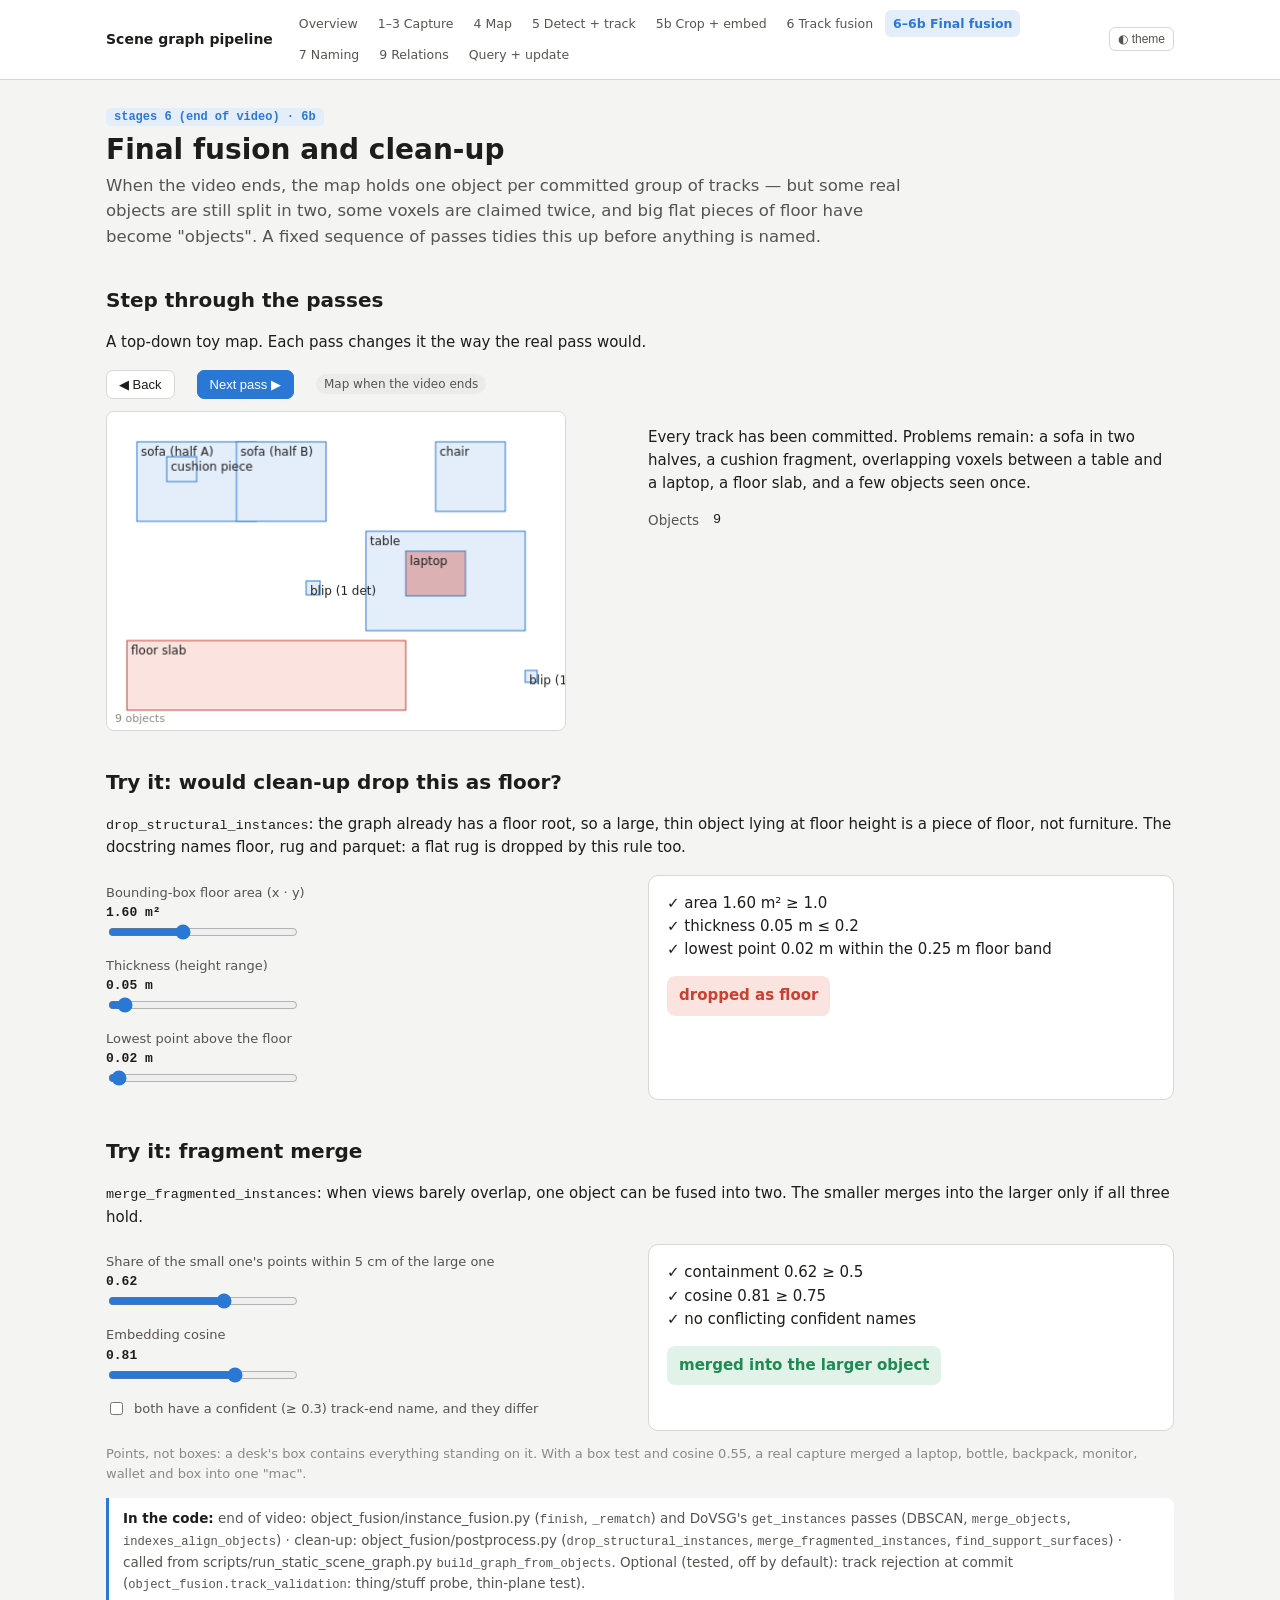
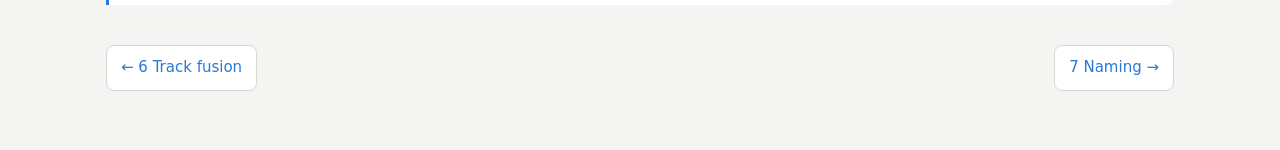
<file: docs/architecture_explainers/06_final_fusion.html>
<!doctype html>
<html lang="en">
<head>
<meta charset="utf-8"><meta name="viewport" content="width=device-width, initial-scale=1">
<title>Final Fusion and Clean-up</title>
<link rel="stylesheet" href="style.css">
</head>
<body>
<main>
  <span class="stage-tag">stages 6 (end of video) · 6b</span>
  <h1>Final fusion and clean-up</h1>
  <p class="lede">When the video ends, the map holds one object per committed group of tracks — but some real objects are still
    split in two, some voxels are claimed twice, and big flat pieces of floor have become "objects". A fixed sequence of passes
    tidies this up before anything is named.</p>

  <h2>Step through the passes</h2>
  <p>A top-down toy map. Each pass changes it the way the real pass would.</p>
  <div class="controls"><button class="btn" id="back">◀ Back</button><button class="btn primary" id="fwd">Next pass ▶</button><span class="pill" id="pname"></span></div>
  <div class="grid2">
    <canvas id="map"></canvas>
    <div><p id="pinfo"></p><div class="kv" id="pkv"></div></div>
  </div>

  <h2>Try it: would clean-up drop this as floor?</h2>
  <p><code>drop_structural_instances</code>: the graph already has a floor root, so a large, thin object lying at floor height is a piece of floor, not furniture. The docstring names floor, rug and parquet: a flat rug is dropped by this rule too.</p>
  <div class="grid2">
    <div class="controls" style="flex-direction:column;align-items:flex-start">
      <label>Bounding-box floor area (x · y) <span class="v" data-for="area"></span><input type="range" id="area" min="0.1" max="4" step="0.05" value="1.6"></label>
      <label>Thickness (height range) <span class="v" data-for="thick"></span><input type="range" id="thick" min="0.01" max="0.8" step="0.01" value="0.05"></label>
      <label>Lowest point above the floor <span class="v" data-for="low"></span><input type="range" id="low" min="0" max="1.2" step="0.01" value="0.02"></label>
    </div>
    <div class="card" style="margin:0" id="dropres"></div>
  </div>

  <h2>Try it: fragment merge</h2>
  <p><code>merge_fragmented_instances</code>: when views barely overlap, one object can be fused into two. The smaller merges into the larger only if all three hold.</p>
  <div class="grid2">
    <div class="controls" style="flex-direction:column;align-items:flex-start">
      <label>Share of the small one's points within 5 cm of the large one <span class="v" data-for="cont"></span><input type="range" id="cont" min="0" max="1" step="0.01" value="0.62"></label>
      <label>Embedding cosine <span class="v" data-for="fcos"></span><input type="range" id="fcos" min="0.4" max="1" step="0.01" value="0.81"></label>
      <label style="flex-direction:row;gap:8px;align-items:center"><input type="checkbox" id="conf"> both have a confident (≥ 0.3) track-end name, and they differ</label>
    </div>
    <div class="card" style="margin:0" id="fragres"></div>
  </div>
  <p class="muted">Points, not boxes: a desk's box contains everything standing on it. With a box test and cosine 0.55, a real capture merged a laptop,
    bottle, backpack, monitor, wallet and box into one "mac".</p>

  <div class="where"><b>In the code:</b> end of video: object_fusion/instance_fusion.py (<code>finish</code>, <code>_rematch</code>) and DoVSG's
    <code>get_instances</code> passes (DBSCAN, <code>merge_objects</code>, <code>indexes_align_objects</code>) ·
    clean-up: object_fusion/postprocess.py (<code>drop_structural_instances</code>, <code>merge_fragmented_instances</code>,
    <code>find_support_surfaces</code>) · called from scripts/run_static_scene_graph.py <code>build_graph_from_objects</code>.
    Optional (tested, off by default): track rejection at commit (<code>object_fusion.track_validation</code>: thing/stuff probe, thin-plane test).</div>
</main>
<script src="common.js"></script>
<script>
  // ── pass-by-pass toy map (top-down, metres → px) ──
  const PASSES = [
    ["Map when the video ends", "Every track has been committed. Problems remain: a sofa in two halves, a cushion fragment, overlapping voxels between a table and a laptop, a floor slab, and a few objects seen once.",
      [["Objects", "9"]]],
    ["1 · Commit open tracks", "Tracks still pending at the last frame are committed with the same rule as during the video (score ≥ 0.55, containment ≥ 0.3, cosine ≥ 0.75).",
      [["Rule", "same as stage 6"]]],
    ["2 · Re-match, smallest first", "Each object is compared again with all others, smallest first: early commits were made before later views existed. Here it only absorbs a fragment lying ≥ 70% inside its target (rematch_min_containment), so the sofa halves (each only partly inside the other) are left for the clean-up.",
      [["Containment", "≥ 0.7"], ["Order", "smallest object first"]]],
    ["3 · DBSCAN + minimum detections", "DBSCAN removes stray voxel clusters; objects seen in fewer than 2 detections are dropped (obj_min_detections: 2 on Replica, every 10th frame is used so small objects appear in few).",
      [["obj_min_detections", "2"]]],
    ["4 · Overlap merge", "DoVSG's merge_objects: objects that overlap heavily and look alike are merged once more.",
      [["Source", "DoVSG get_instances"]]],
    ["5 · Voxel ownership", "indexes_align_objects: a voxel claimed by two objects goes to one, so the laptop's voxels are no longer also part of the table.",
      [["Result", "voxel sets disjoint"]]],
    ["6b · Drop floor slabs", "Large (≥ 1 m²), thin (≤ 20 cm) instances within 25 cm of the floor are removed: the floor is the graph's root already.",
      [["Area", "≥ 1.0 m²"], ["Thickness", "≤ 0.2 m"], ["Floor band", "0.25 m"]]],
    ["6b · Merge fragments", "The smaller sofa half has ≥ 50% of its points within 5 cm of the larger, cosine ≥ 0.75, and no conflicting confident names → merged.",
      [["Containment", "≥ 0.5 (points, 5 cm)"], ["Cosine", "≥ 0.75"]]],
    ["6b · Support surfaces", "A large flat instance whose top is 0.3–1.3 m high (a table or desk top) is marked as a support surface; NOVIC tends to name it after what stands on it, so naming later takes the first surface noun from its beam.",
      [["Area", "≥ 0.8 m²"], ["Top height", "0.3–1.3 m"], ["Flat", "≥ 50% of points in its densest 10 cm slab"]]],
  ];
  let p = 0;
  const mc = document.getElementById("map"); const MW = 460, MH = 320; let m = hidpi(mc, MW, MH);
  function objs(step) {
    const o = [
      { n: "floor slab", r: [20, 230, 300, 300], kind: "bad", gone: step >= 6 },
      { n: "sofa (half A)", r: [30, 30, 150, 110] },
      { n: "sofa (half B)", r: [130, 30, 220, 110], gone: step >= 7, into: "sofa (half A)" },
      { n: "cushion piece", r: [60, 45, 90, 70], gone: step >= 2, small: true },
      { n: "table", r: [260, 120, 420, 220], surface: step >= 8 },
      { n: "laptop", r: [300, 140, 360, 185], overlap: step < 5 },
      { n: "chair", r: [330, 30, 400, 100] },
      { n: "blip (1 det)", r: [200, 170, 214, 184], gone: step >= 3, small: true },
      { n: "blip (1 det)", r: [420, 260, 432, 272], gone: step >= 3, small: true },
    ];
    if (step >= 7) o[1].r = [30, 30, 220, 110], o[1].n = "sofa";
    return o;
  }
  function drawMap() {
    m.fillStyle = cssv("--surface"); m.fillRect(0, 0, MW, MH);
    for (const o of objs(p)) {
      if (o.gone) continue;
      const [x0, y0, x1, y1] = o.r;
      m.fillStyle = o.kind === "bad" ? cssv("--bad-soft") : o.surface ? cssv("--warn-soft") : cssv("--accent-soft");
      m.strokeStyle = o.kind === "bad" ? cssv("--bad") : o.surface ? cssv("--warn") : cssv("--accent");
      m.fillRect(x0, y0, x1 - x0, y1 - y0); m.strokeRect(x0, y0, x1 - x0, y1 - y0);
      if (o.overlap) { m.fillStyle = cssv("--bad"); m.globalAlpha = 0.35; m.fillRect(300, 140, 60, 45); m.globalAlpha = 1; }
      m.fillStyle = cssv("--ink"); m.font = "12px system-ui"; m.fillText(o.n + (o.surface ? " (support surface)" : ""), x0 + 4, y0 + 14);
    }
    const left = objs(p).filter((o) => !o.gone).length;
    m.fillStyle = cssv("--ink-3"); m.font = "11px system-ui"; m.fillText(`${left} objects`, 8, MH - 8);
    document.getElementById("pname").textContent = PASSES[p][0];
    document.getElementById("pinfo").textContent = PASSES[p][1];
    document.getElementById("pkv").innerHTML = PASSES[p][2].map(([k, v]) => `<div>${k}</div><div>${v}</div>`).join("");
  }
  document.getElementById("fwd").onclick = () => { p = Math.min(PASSES.length - 1, p + 1); drawMap(); };
  document.getElementById("back").onclick = () => { p = Math.max(0, p - 1); drawMap(); };
  drawMap();

  // ── calculators ──
  function dropCheck() {
    const a = +area.value, t = +thick.value, l = +low.value;
    const g = [[`area ${a.toFixed(2)} m² ≥ 1.0`, a >= 1.0], [`thickness ${t.toFixed(2)} m ≤ 0.2`, t <= 0.2], [`lowest point ${l.toFixed(2)} m within the 0.25 m floor band`, l <= 0.25]];
    const drop = g.every((x) => x[1]);
    document.getElementById("dropres").innerHTML = g.map(([s, ok]) => `<div>${ok ? "✓" : "✗"} ${s}</div>`).join("") +
      `<p><span class="verdict ${drop ? "bad" : "good"}">${drop ? "dropped as floor" : "kept"}</span></p>` +
      `<p class="muted">${!drop && t > 0.2 && a >= 1 ? "Thick enough to be furniture (a bed, a sofa)." : !drop && l > 0.25 ? "Raised: if its top is 0.3–1.3 m it may be a table top (support surface)." : ""}</p>`;
  }
  const area = document.getElementById("area"), thick = document.getElementById("thick"), low = document.getElementById("low");
  slider("area", dropCheck, (v) => `${v.toFixed(2)} m²`)(); slider("thick", dropCheck, (v) => `${v.toFixed(2)} m`)(); slider("low", dropCheck, (v) => `${v.toFixed(2)} m`)();
  function fragCheck() {
    const c = +document.getElementById("cont").value, s = +document.getElementById("fcos").value, k = document.getElementById("conf").checked;
    const g = [[`containment ${c.toFixed(2)} ≥ 0.5`, c >= 0.5], [`cosine ${s.toFixed(2)} ≥ 0.75`, s >= 0.75], ["no conflicting confident names", !k]];
    const ok = g.every((x) => x[1]);
    document.getElementById("fragres").innerHTML = g.map(([t, v]) => `<div>${v ? "✓" : "✗"} ${t}</div>`).join("") +
      `<p><span class="verdict ${ok ? "good" : "warn"}">${ok ? "merged into the larger object" : "kept separate"}</span></p>`;
  }
  slider("cont", fragCheck, (v) => v.toFixed(2))(); slider("fcos", fragCheck, (v) => v.toFixed(2))();
  document.getElementById("conf").onchange = fragCheck;
  window.addEventListener("themechange", drawMap);
</script>
</body>
</html>
</file>
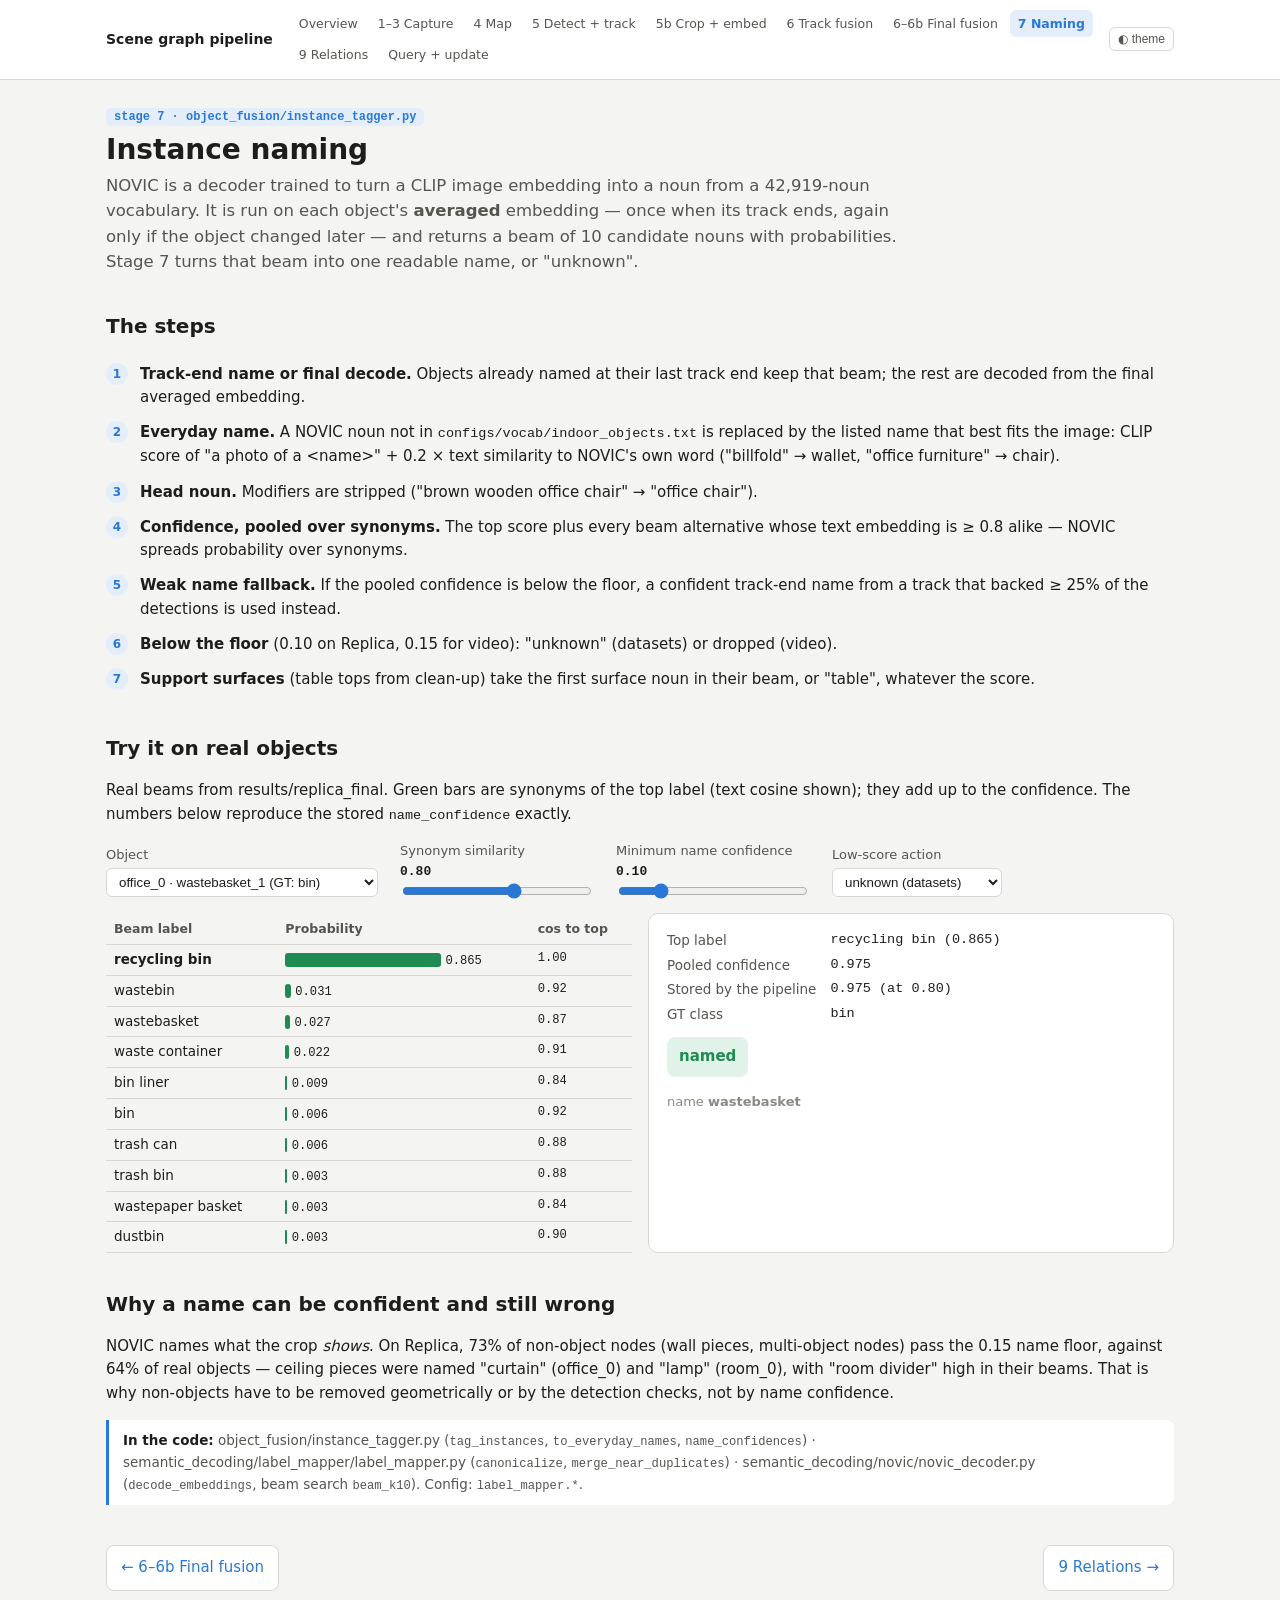
<file: docs/architecture_explainers/07_naming.html>
<!doctype html>
<html lang="en">
<head>
<meta charset="utf-8"><meta name="viewport" content="width=device-width, initial-scale=1">
<title>Instance Naming</title>
<link rel="stylesheet" href="style.css">
<style>
  .bar { height: 14px; background: var(--accent); border-radius: 3px; display: inline-block; vertical-align: middle; }
  .bar.syn { background: var(--good); }
  .bar.no { background: var(--line); }
  #beam td { padding: 4px 8px; }
  select { padding: 5px 8px; border-radius: 6px; border: 1px solid var(--line); background: var(--surface); color: var(--ink); }
</style>
</head>
<body>
<main>
  <span class="stage-tag">stage 7 · object_fusion/instance_tagger.py</span>
  <h1>Instance naming</h1>
  <p class="lede">NOVIC is a decoder trained to turn a CLIP image embedding into a noun from a 42,919-noun vocabulary. It is run on
    each object's <b>averaged</b> embedding — once when its track ends, again only if the object changed later — and returns a beam of
    10 candidate nouns with probabilities. Stage 7 turns that beam into one readable name, or "unknown".</p>

  <h2>The steps</h2>
  <ol class="steps">
    <li><b>Track-end name or final decode.</b> Objects already named at their last track end keep that beam; the rest are decoded from the final averaged embedding.</li>
    <li><b>Everyday name.</b> A NOVIC noun not in <code>configs/vocab/indoor_objects.txt</code> is replaced by the listed name that best fits the image: CLIP score of "a photo of a &lt;name&gt;" + 0.2 × text similarity to NOVIC's own word ("billfold" → wallet, "office furniture" → chair).</li>
    <li><b>Head noun.</b> Modifiers are stripped ("brown wooden office chair" → "office chair").</li>
    <li><b>Confidence, pooled over synonyms.</b> The top score plus every beam alternative whose text embedding is ≥ 0.8 alike — NOVIC spreads probability over synonyms.</li>
    <li><b>Weak name fallback.</b> If the pooled confidence is below the floor, a confident track-end name from a track that backed ≥ 25% of the detections is used instead.</li>
    <li><b>Below the floor</b> (0.10 on Replica, 0.15 for video): "unknown" (datasets) or dropped (video).</li>
    <li><b>Support surfaces</b> (table tops from clean-up) take the first surface noun in their beam, or "table", whatever the score.</li>
  </ol>

  <h2>Try it on real objects</h2>
  <p>Real beams from results/replica_final. Green bars are synonyms of the top label (text cosine shown); they add up to the confidence.
    The numbers below reproduce the stored <code>name_confidence</code> exactly.</p>
  <div class="controls">
    <label><span>Object</span><select id="pick"></select></label>
    <label>Synonym similarity <span class="v" data-for="syn"></span><input type="range" id="syn" min="0.5" max="1" step="0.01" value="0.8"></label>
    <label>Minimum name confidence <span class="v" data-for="minc"></span><input type="range" id="minc" min="0" max="0.5" step="0.01" value="0.10"></label>
    <label><span>Low-score action</span><select id="act"><option value="unknown">unknown (datasets)</option><option value="drop">drop (video)</option></select></label>
  </div>
  <div class="grid2">
    <table class="t" id="beam"></table>
    <div class="card" style="margin:0" id="nameres"></div>
  </div>

  <h2>Why a name can be confident and still wrong</h2>
  <p>NOVIC names what the crop <i>shows</i>. On Replica, 73% of non-object nodes (wall pieces, multi-object nodes) pass the 0.15 name
    floor, against 64% of real objects — ceiling pieces were named "curtain" (office_0) and "lamp" (room_0), with "room divider" high in their beams. That is why non-objects have to be
    removed geometrically or by the detection checks, not by name confidence.</p>

  <div class="where"><b>In the code:</b> object_fusion/instance_tagger.py (<code>tag_instances</code>, <code>to_everyday_names</code>,
    <code>name_confidences</code>) · semantic_decoding/label_mapper/label_mapper.py (<code>canonicalize</code>, <code>merge_near_duplicates</code>) ·
    semantic_decoding/novic/novic_decoder.py (<code>decode_embeddings</code>, beam search <code>beam_k10</code>). Config: <code>label_mapper.*</code>.</div>
</main>
<script src="common.js"></script>
<script src="img/naming_examples.js"></script>
<script>
  const N = window.NAMING; const pick = document.getElementById("pick");
  N.forEach((n, i) => { const o = document.createElement("option"); o.value = i;
    o.textContent = `${n.scene} · ${n.node} (GT: ${n.gt || "–"})`; pick.appendChild(o); });
  function render() {
    const n = N[+pick.value], syn = +document.getElementById("syn").value, minc = +document.getElementById("minc").value,
      act = document.getElementById("act").value;
    let conf = 0;
    document.getElementById("beam").innerHTML = "<tr><th>Beam label</th><th>Probability</th><th>cos to top</th></tr>" + n.beam.map(([l, p, c], i) => {
      const s = c >= syn; if (s) conf += p;
      return `<tr><td>${i === 0 ? "<b>" + l + "</b>" : l}</td><td><span class="bar ${s ? "syn" : "no"}" style="width:${Math.max(2, p * 180)}px"></span> <span class="mono">${p.toFixed(3)}</span></td><td class="mono">${c.toFixed(2)}</td></tr>`;
    }).join("");
    const keep = conf >= minc;
    const shown = n.novic_label ? `NOVIC said <b>${n.novic_label}</b> → everyday name <b>${n.name}</b>` : `name <b>${n.name}</b>`;
    document.getElementById("nameres").innerHTML =
      `<div class="kv"><div>Top label</div><div>${n.beam[0][0]} (${n.beam[0][1].toFixed(3)})</div>
        <div>Pooled confidence</div><div>${conf.toFixed(3)}</div><div>Stored by the pipeline</div><div>${(+n.conf).toFixed(3)} (at 0.80)</div>
        <div>GT class</div><div>${n.gt || "–"}</div></div>
       <p style="margin-top:12px">${keep ? `<span class="verdict good">named</span> ${n.name === "unknown" ? "(this run kept it unknown)" : ""}` :
          act === "unknown" ? '<span class="verdict warn">unknown</span>' : '<span class="verdict bad">dropped</span>'}</p>
       <p class="muted">${n.name !== "unknown" ? shown : "The pipeline stored this node as unknown (confidence below 0.10)."}</p>`;
  }
  pick.onchange = render; document.getElementById("act").onchange = render;
  slider("syn", render, (v) => v.toFixed(2))(); slider("minc", render, (v) => v.toFixed(2))();
</script>
</body>
</html>
</file>
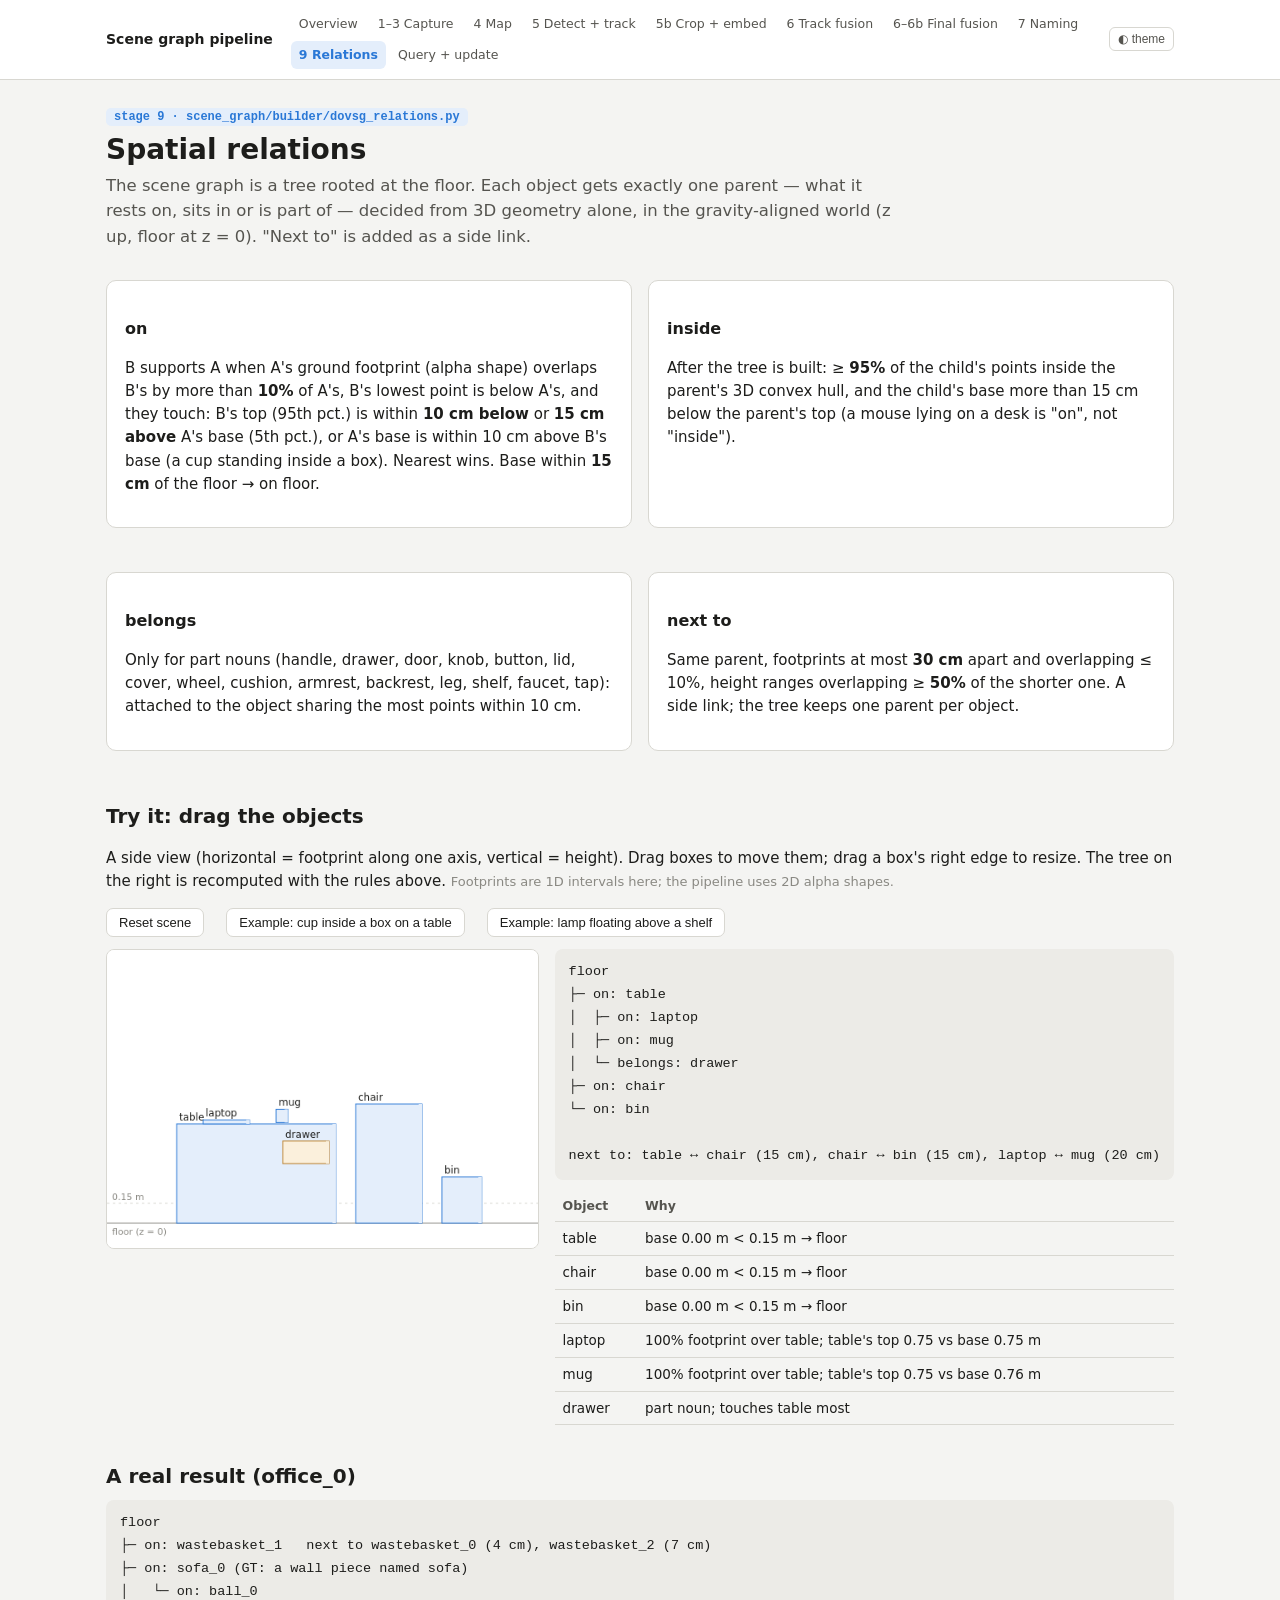
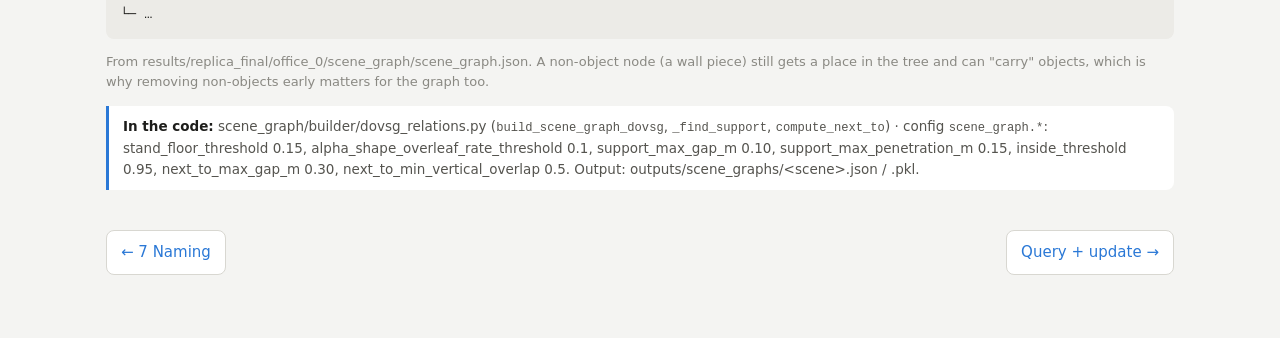
<file: docs/architecture_explainers/08_relations.html>
<!doctype html>
<html lang="en">
<head>
<meta charset="utf-8"><meta name="viewport" content="width=device-width, initial-scale=1">
<title>Spatial Relations</title>
<link rel="stylesheet" href="style.css">
<style>
  #rel { cursor: grab; touch-action: none; }
  .tree { font: 13.5px/1.7 var(--mono); white-space: pre; background: var(--surface-2); border-radius: 8px; padding: 12px 14px; overflow-x: auto; }
</style>
</head>
<body>
<main>
  <span class="stage-tag">stage 9 · scene_graph/builder/dovsg_relations.py</span>
  <h1>Spatial relations</h1>
  <p class="lede">The scene graph is a tree rooted at the floor. Each object gets exactly one parent — what it rests on, sits in or is
    part of — decided from 3D geometry alone, in the gravity-aligned world (z up, floor at z = 0). "Next to" is added as a side link.</p>

  <div class="grid2">
    <div class="card"><h3>on</h3><p>B supports A when A's ground footprint (alpha shape) overlaps B's by more than <b>10%</b> of A's,
      B's lowest point is below A's, and they touch: B's top (95th pct.) is within <b>10 cm below</b> or <b>15 cm above</b> A's base (5th pct.),
      or A's base is within 10 cm above B's base (a cup standing inside a box). Nearest wins. Base within <b>15 cm</b> of the floor → on floor.</p></div>
    <div class="card"><h3>inside</h3><p>After the tree is built: ≥ <b>95%</b> of the child's points inside the parent's 3D convex hull,
      and the child's base more than 15 cm below the parent's top (a mouse lying on a desk is "on", not "inside").</p></div>
    <div class="card"><h3>belongs</h3><p>Only for part nouns (handle, drawer, door, knob, button, lid, cover, wheel, cushion, armrest,
      backrest, leg, shelf, faucet, tap): attached to the object sharing the most points within 10 cm.</p></div>
    <div class="card"><h3>next to</h3><p>Same parent, footprints at most <b>30 cm</b> apart and overlapping ≤ 10%, height ranges overlapping
      ≥ <b>50%</b> of the shorter one. A side link; the tree keeps one parent per object.</p></div>
  </div>

  <h2>Try it: drag the objects</h2>
  <p>A side view (horizontal = footprint along one axis, vertical = height). Drag boxes to move them; drag a box's right edge to resize.
    The tree on the right is recomputed with the rules above. <span class="muted">Footprints are 1D intervals here; the pipeline uses 2D alpha shapes.</span></p>
  <div class="controls"><button class="btn" id="reset">Reset scene</button>
    <button class="btn" id="cupbox">Example: cup inside a box on a table</button><button class="btn" id="float">Example: lamp floating above a shelf</button></div>
  <div class="grid2">
    <canvas id="rel"></canvas>
    <div><div class="tree" id="tree"></div><table class="t" id="why" style="margin-top:10px"></table></div>
  </div>

  <h2>A real result (office_0)</h2>
  <div class="tree">floor
├─ on: wastebasket_1   next to wastebasket_0 (4 cm), wastebasket_2 (7 cm)
├─ on: sofa_0 (GT: a wall piece named sofa)
│   └─ on: ball_0
└─ …</div>
  <p class="muted">From results/replica_final/office_0/scene_graph/scene_graph.json. A non-object node (a wall piece) still gets a place in
    the tree and can "carry" objects, which is why removing non-objects early matters for the graph too.</p>

  <div class="where"><b>In the code:</b> scene_graph/builder/dovsg_relations.py (<code>build_scene_graph_dovsg</code>, <code>_find_support</code>,
    <code>compute_next_to</code>) · config <code>scene_graph.*</code>: stand_floor_threshold 0.15, alpha_shape_overleaf_rate_threshold 0.1,
    support_max_gap_m 0.10, support_max_penetration_m 0.15, inside_threshold 0.95, next_to_max_gap_m 0.30, next_to_min_vertical_overlap 0.5.
    Output: outputs/scene_graphs/&lt;scene&gt;.json / .pkl.</div>
</main>
<script src="common.js"></script>
<script>
  const RW = 520, RH = 360, S = 160, OX = 20, OY = RH - 30;   // 160 px per metre, floor line at OY
  const rc = document.getElementById("rel"); let r = hidpi(rc, RW, RH);
  const BASE = () => [
    { n: "table", x: 0.4, w: 1.2, z0: 0.0, z1: 0.75, part: false },
    { n: "laptop", x: 0.6, w: 0.35, z0: 0.75, z1: 0.78, part: false },
    { n: "mug", x: 1.15, w: 0.09, z0: 0.76, z1: 0.86, part: false },
    { n: "drawer", x: 1.2, w: 0.35, z0: 0.45, z1: 0.62, part: true },
    { n: "chair", x: 1.75, w: 0.5, z0: 0.0, z1: 0.9, part: false },
    { n: "bin", x: 2.4, w: 0.3, z0: 0.0, z1: 0.35, part: false },
  ];
  let O = BASE();
  const ov = (a, b) => Math.max(0, Math.min(a.x + a.w, b.x + b.w) - Math.max(a.x, b.x));
  function build() {
    const parent = {}, rel = {}, why = {};
    const objs = O.filter((o) => !o.part).sort((a, b) => a.z0 - b.z0);
    for (const a of objs) {
      if (a.z0 < 0.15) { parent[a.n] = "floor"; rel[a.n] = "on"; why[a.n] = `base ${a.z0.toFixed(2)} m < 0.15 m → floor`; continue; }
      let best = null, bd = 1e9, beneath = false;
      for (const b of objs) {
        if (b === a || ov(a, b) / a.w <= 0.1 || b.z0 >= a.z0) continue;
        beneath = true;
        const onTop = b.z1 - a.z0, onBottom = a.z0 - b.z0, d = [];
        if (onTop >= -0.10 && onTop <= 0.15) d.push(Math.abs(onTop));
        if (onBottom >= 0 && onBottom <= 0.10) d.push(onBottom);
        if (d.length && Math.min(...d) < bd) { bd = Math.min(...d); best = b; }
      }
      if (best) { parent[a.n] = best.n; rel[a.n] = "on"; why[a.n] = `${Math.round(ov(a, best) / a.w * 100)}% footprint over ${best.n}; ${best.n}'s top ${best.z1.toFixed(2)} vs base ${a.z0.toFixed(2)} m`; }
      else if (beneath) { parent[a.n] = "floor"; rel[a.n] = "(support unknown)"; why[a.n] = "objects lie beneath but none touches it (gap > 10 cm)"; }
      else { parent[a.n] = "floor"; rel[a.n] = "on"; why[a.n] = "nothing beneath it → on floor (unseen legs)"; }
    }
    for (const a of objs) {                                    // inside
      const p = O.find((o) => o.n === parent[a.n]); if (!p) continue;
      const within = a.x >= p.x && a.x + a.w <= p.x + p.w && a.z0 >= p.z0 && a.z1 <= p.z1;
      if (within && a.z0 < p.z1 - 0.15) { rel[a.n] = "inside"; why[a.n] += " · fully within its hull, base > 15 cm below its top → inside"; }
    }
    for (const a of O.filter((o) => o.part)) {                // belongs: most contact within 10 cm
      let best = null, bs = 0;
      for (const b of objs) { const near = ov({ x: a.x - 0.1, w: a.w + 0.2 }, b) * (Math.min(a.z1, b.z1 + 0.1) - Math.max(a.z0, b.z0 - 0.1) > 0 ? 1 : 0);
        if (near > bs) { bs = near; best = b; } }
      parent[a.n] = best ? best.n : "(skipped)"; rel[a.n] = "belongs"; why[a.n] = best ? `part noun; touches ${best.n} most` : "part noun with no parent → skipped";
    }
    const next = [];                                           // next to
    for (let i = 0; i < objs.length; i++) for (let j = i + 1; j < objs.length; j++) {
      const a = objs[i], b = objs[j]; if (parent[a.n] !== parent[b.n]) continue;
      const gap = Math.max(0, Math.max(a.x, b.x) - Math.min(a.x + a.w, b.x + b.w));
      const vo = Math.max(0, Math.min(a.z1, b.z1) - Math.max(a.z0, b.z0)) / Math.min(a.z1 - a.z0, b.z1 - b.z0);
      if (gap <= 0.30 && ov(a, b) / Math.min(a.w, b.w) <= 0.1 && vo >= 0.5) next.push(`${a.n} ↔ ${b.n} (${Math.round(gap * 100)} cm)`);
    }
    return { parent, rel, why, next };
  }
  function draw() {
    r.fillStyle = cssv("--surface"); r.fillRect(0, 0, RW, RH);
    r.strokeStyle = cssv("--ink-3"); r.beginPath(); r.moveTo(0, OY); r.lineTo(RW, OY); r.stroke();
    r.setLineDash([3, 4]); r.strokeStyle = cssv("--line"); r.beginPath(); r.moveTo(0, OY - 0.15 * S); r.lineTo(RW, OY - 0.15 * S); r.stroke(); r.setLineDash([]);
    r.fillStyle = cssv("--ink-3"); r.font = "11px system-ui"; r.fillText("floor (z = 0)", 6, OY + 14); r.fillText("0.15 m", 6, OY - 0.15 * S - 4);
    const { parent, rel, why, next } = build();
    for (const o of O) {
      const x = OX + o.x * S, y = OY - o.z1 * S, w = o.w * S, h = Math.max(3, (o.z1 - o.z0) * S);
      r.fillStyle = o.part ? cssv("--warn-soft") : cssv("--accent-soft"); r.strokeStyle = o.part ? cssv("--warn") : cssv("--accent");
      r.fillRect(x, y, w, h); r.strokeRect(x, y, w, h); r.fillRect(x + w - 4, y, 4, h);
      r.fillStyle = cssv("--ink"); r.font = "12px system-ui"; r.fillText(o.n, x + 3, y - 4);
    }
    // tree text
    const kids = {}; for (const [c, p] of Object.entries(parent)) (kids[p] = kids[p] || []).push(c);
    const lines = ["floor"];
    (function walk(n, pre) { const ks = kids[n] || []; ks.forEach((k, i) => { const last = i === ks.length - 1;
      lines.push(`${pre}${last ? "└─" : "├─"} ${rel[k]}: ${k}`); walk(k, pre + (last ? "   " : "│  ")); }); })("floor", "");
    if (next.length) lines.push("", "next to: " + next.join(", "));
    document.getElementById("tree").textContent = lines.join("\n");
    document.getElementById("why").innerHTML = "<tr><th>Object</th><th>Why</th></tr>" + Object.entries(why).map(([k, v]) => `<tr><td>${k}</td><td>${v}</td></tr>`).join("");
  }
  // dragging
  let drag = null;
  const pos = (e) => { const b = rc.getBoundingClientRect(); return [(e.clientX - b.left) / b.width * RW, (e.clientY - b.top) / b.height * RH]; };
  rc.addEventListener("pointerdown", (e) => { const [px, py] = pos(e);
    for (const o of [...O].reverse()) { const x = OX + o.x * S, y = OY - o.z1 * S, w = o.w * S, h = Math.max(3, (o.z1 - o.z0) * S);
      if (px >= x - 2 && px <= x + w + 2 && py >= y - 4 && py <= y + h + 4) { drag = { o, px, py, x: o.x, z0: o.z0, z1: o.z1, w: o.w, resize: px > x + w - 8 }; rc.setPointerCapture(e.pointerId); break; } } });
  rc.addEventListener("pointermove", (e) => { if (!drag) return; const [px, py] = pos(e); const dx = (px - drag.px) / S, dz = -(py - drag.py) / S;
    if (drag.resize) drag.o.w = Math.max(0.05, drag.w + dx);
    else { drag.o.x = drag.x + dx; const h = drag.z1 - drag.z0; drag.o.z0 = Math.max(0, drag.z0 + dz); drag.o.z1 = drag.o.z0 + h; }
    draw(); });
  rc.addEventListener("pointerup", () => { drag = null; });
  document.getElementById("reset").onclick = () => { O = BASE(); draw(); };
  document.getElementById("cupbox").onclick = () => { O = [{ n: "table", x: 0.4, w: 1.4, z0: 0, z1: 0.75, part: false }, { n: "box", x: 0.8, w: 0.6, z0: 0.75, z1: 1.1, part: false }, { n: "cup", x: 0.95, w: 0.12, z0: 0.78, z1: 0.9, part: false }]; draw(); };
  document.getElementById("float").onclick = () => { O = [{ n: "shelf", x: 0.6, w: 0.9, z0: 0, z1: 0.8, part: false }, { n: "lamp", x: 0.8, w: 0.25, z0: 1.05, z1: 1.5, part: false }]; draw(); };
  draw(); window.addEventListener("themechange", draw);
</script>
</body>
</html>
</file>
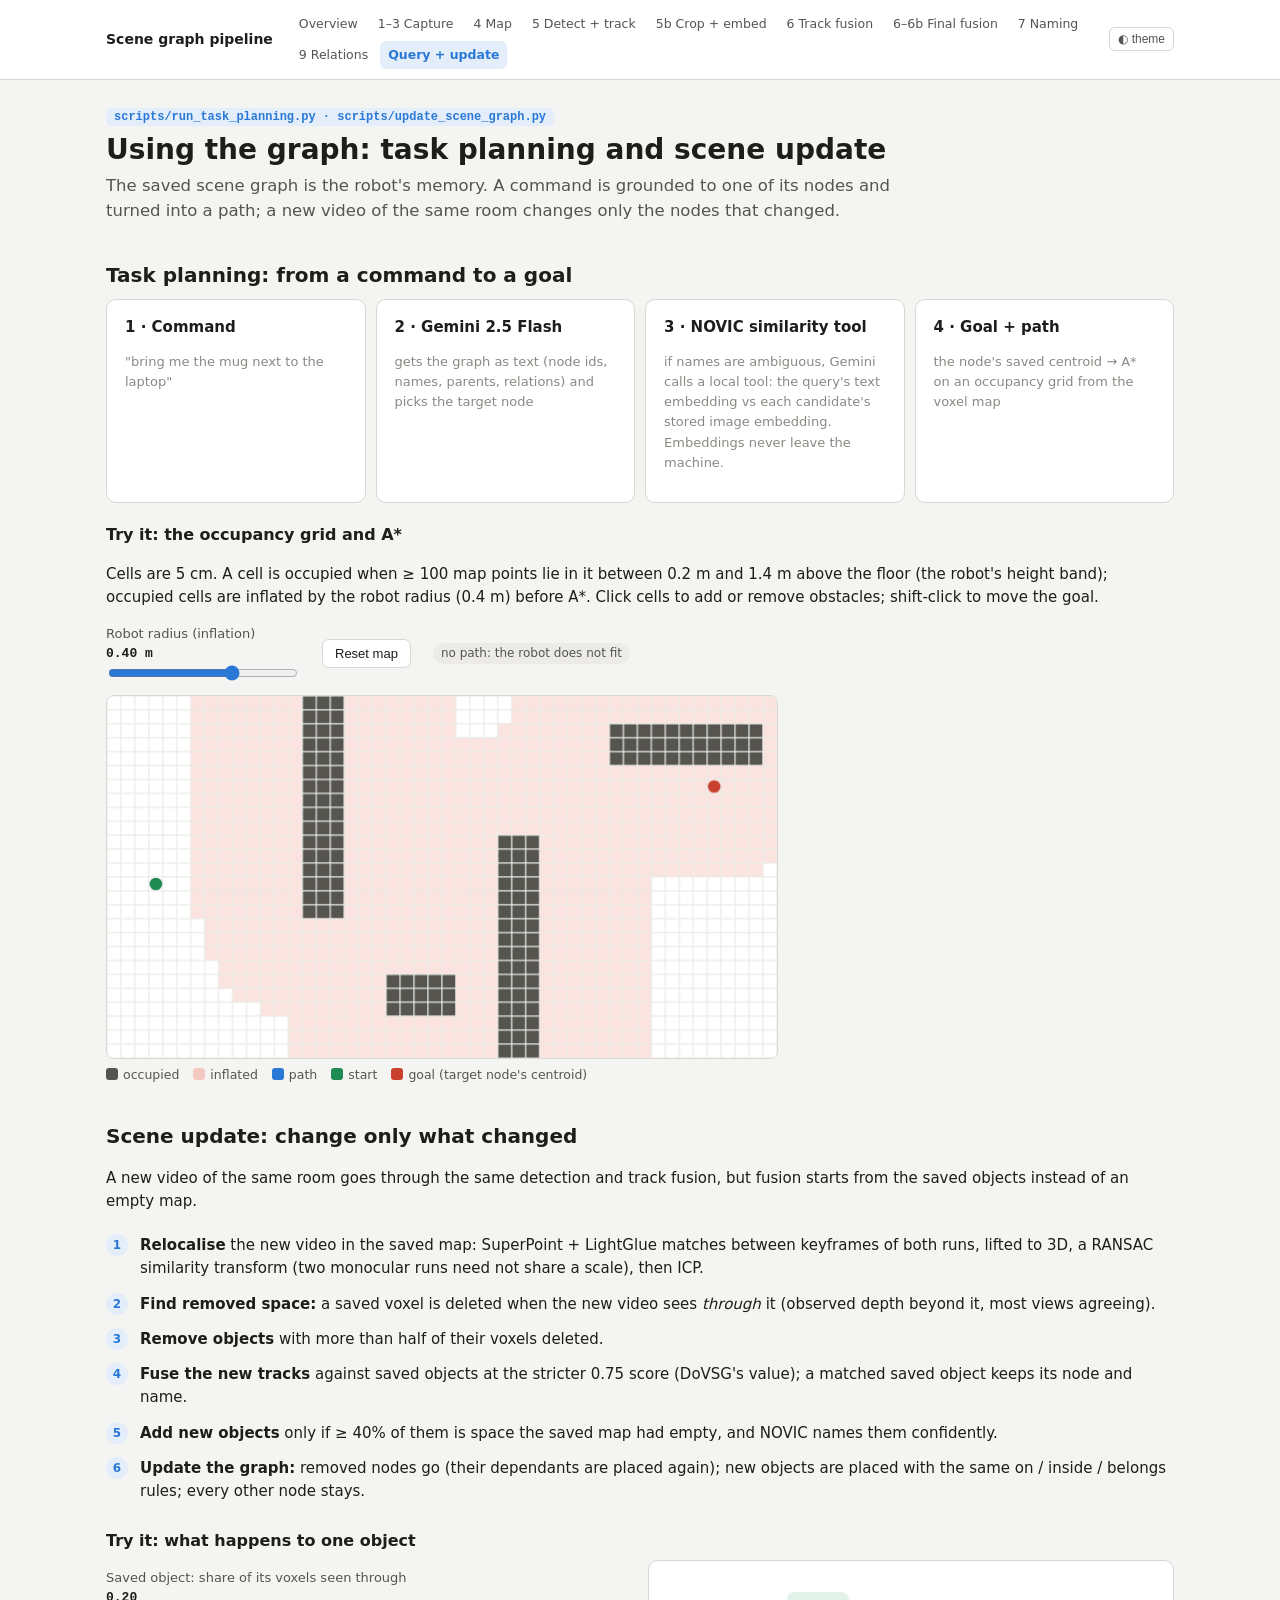
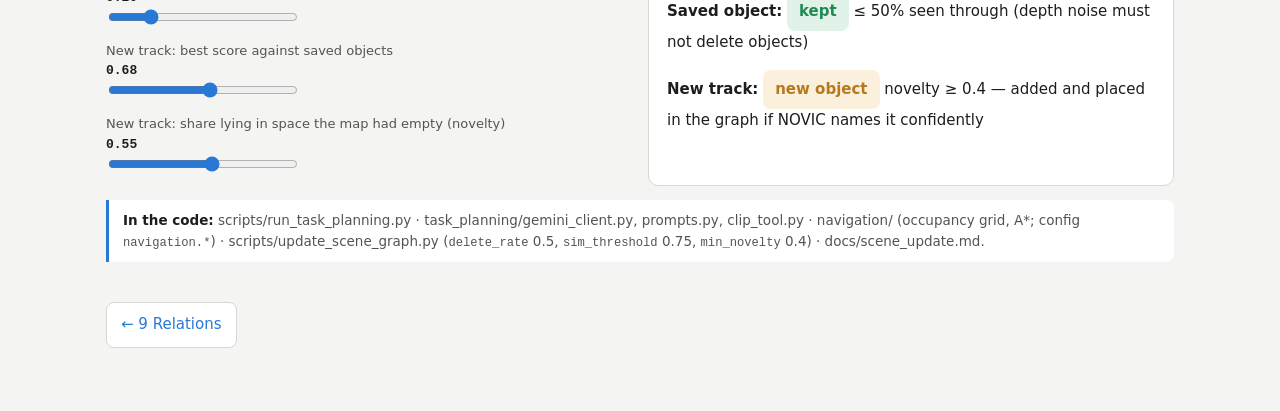
<file: docs/architecture_explainers/09_query_update.html>
<!doctype html>
<html lang="en">
<head>
<meta charset="utf-8"><meta name="viewport" content="width=device-width, initial-scale=1">
<title>Query and Scene Update</title>
<link rel="stylesheet" href="style.css">
<style>
  #grid { cursor: pointer; }
  .flowbox { display: grid; grid-template-columns: repeat(4, 1fr); gap: 10px; }
  .flowbox .card { margin: 0; }
  @media (max-width: 760px) { .flowbox { grid-template-columns: 1fr 1fr; } }
</style>
</head>
<body>
<main>
  <span class="stage-tag">scripts/run_task_planning.py · scripts/update_scene_graph.py</span>
  <h1>Using the graph: task planning and scene update</h1>
  <p class="lede">The saved scene graph is the robot's memory. A command is grounded to one of its nodes and turned into a path; a new
    video of the same room changes only the nodes that changed.</p>

  <h2>Task planning: from a command to a goal</h2>
  <div class="flowbox">
    <div class="card"><b>1 · Command</b><p class="muted">"bring me the mug next to the laptop"</p></div>
    <div class="card"><b>2 · Gemini 2.5 Flash</b><p class="muted">gets the graph as text (node ids, names, parents, relations) and picks the target node</p></div>
    <div class="card"><b>3 · NOVIC similarity tool</b><p class="muted">if names are ambiguous, Gemini calls a local tool: the query's text embedding vs each candidate's stored image embedding. Embeddings never leave the machine.</p></div>
    <div class="card"><b>4 · Goal + path</b><p class="muted">the node's saved centroid → A* on an occupancy grid from the voxel map</p></div>
  </div>

  <h3>Try it: the occupancy grid and A*</h3>
  <p>Cells are 5 cm. A cell is occupied when ≥ 100 map points lie in it between 0.2 m and 1.4 m above the floor (the robot's height band);
    occupied cells are inflated by the robot radius (0.4 m) before A*. Click cells to add or remove obstacles; shift-click to move the goal.</p>
  <div class="controls">
    <label>Robot radius (inflation) <span class="v" data-for="rad"></span><input type="range" id="rad" min="0" max="0.6" step="0.05" value="0.4"></label>
    <button class="btn" id="greset">Reset map</button><span id="pathinfo" class="pill"></span>
  </div>
  <canvas id="grid"></canvas>
  <div class="legend"><span><i style="background:#55544f"></i>occupied</span><span><i style="background:#f3c9c2"></i>inflated</span>
    <span><i style="background:#2a78d6"></i>path</span><span><i style="background:#1f8a52"></i>start</span><span><i style="background:#c9402f"></i>goal (target node's centroid)</span></div>

  <h2>Scene update: change only what changed</h2>
  <p>A new video of the same room goes through the same detection and track fusion, but fusion starts from the saved objects instead of an empty map.</p>
  <ol class="steps">
    <li><b>Relocalise</b> the new video in the saved map: SuperPoint + LightGlue matches between keyframes of both runs, lifted to 3D, a RANSAC similarity transform (two monocular runs need not share a scale), then ICP.</li>
    <li><b>Find removed space:</b> a saved voxel is deleted when the new video sees <i>through</i> it (observed depth beyond it, most views agreeing).</li>
    <li><b>Remove objects</b> with more than half of their voxels deleted.</li>
    <li><b>Fuse the new tracks</b> against saved objects at the stricter 0.75 score (DoVSG's value); a matched saved object keeps its node and name.</li>
    <li><b>Add new objects</b> only if ≥ 40% of them is space the saved map had empty, and NOVIC names them confidently.</li>
    <li><b>Update the graph:</b> removed nodes go (their dependants are placed again); new objects are placed with the same on / inside / belongs rules; every other node stays.</li>
  </ol>
  <h3>Try it: what happens to one object</h3>
  <div class="grid2">
    <div class="controls" style="flex-direction:column;align-items:flex-start">
      <label>Saved object: share of its voxels seen through <span class="v" data-for="del"></span><input type="range" id="del" min="0" max="1" step="0.01" value="0.2"></label>
      <label>New track: best score against saved objects <span class="v" data-for="ms"></span><input type="range" id="ms" min="0.3" max="1" step="0.01" value="0.68"></label>
      <label>New track: share lying in space the map had empty (novelty) <span class="v" data-for="nov"></span><input type="range" id="nov" min="0" max="1" step="0.01" value="0.55"></label>
    </div>
    <div class="card" style="margin:0" id="upd"></div>
  </div>

  <div class="where"><b>In the code:</b> scripts/run_task_planning.py · task_planning/gemini_client.py, prompts.py, clip_tool.py ·
    navigation/ (occupancy grid, A*; config <code>navigation.*</code>) · scripts/update_scene_graph.py (<code>delete_rate</code> 0.5,
    <code>sim_threshold</code> 0.75, <code>min_novelty</code> 0.4) · docs/scene_update.md.</div>
</main>
<script src="common.js"></script>
<script>
  // ── occupancy grid + A* ──
  const C = 14, GW = 48, GH = 26;                           // 48 × 26 cells of 5 cm = 2.4 × 1.3 m (scaled up for display)
  const gc = document.getElementById("grid"); let g = hidpi(gc, GW * C, GH * C);
  let occ, start = [3, 13], goal = [43, 6], rad = 0.4;
  function resetGrid() { occ = Array.from({ length: GH }, () => Array(GW).fill(false));
    const rect = (x0, y0, x1, y1) => { for (let y = y0; y <= y1; y++) for (let x = x0; x <= x1; x++) occ[y][x] = true; };
    rect(14, 0, 16, 15); rect(28, 10, 30, 25); rect(36, 2, 46, 4); rect(20, 20, 24, 22); }
  function inflated() { const r = Math.round(rad / 0.05), inf = Array.from({ length: GH }, () => Array(GW).fill(false));
    for (let y = 0; y < GH; y++) for (let x = 0; x < GW; x++) if (occ[y][x])
      for (let dy = -r; dy <= r; dy++) for (let dx = -r; dx <= r; dx++) { const yy = y + dy, xx = x + dx;
        if (yy >= 0 && yy < GH && xx >= 0 && xx < GW && dx * dx + dy * dy <= r * r) inf[yy][xx] = true; }
    return inf; }
  function astar(block) {
    const key = (p) => p[0] + "," + p[1], h = (p) => Math.hypot(p[0] - goal[0], p[1] - goal[1]);
    const open = [[h(start), 0, start]], came = {}, cost = { [key(start)]: 0 };
    while (open.length) { open.sort((a, b) => a[0] - b[0]); const [, gcost, cur] = open.shift();
      if (cur[0] === goal[0] && cur[1] === goal[1]) { const path = [cur]; let k = key(cur); while (came[k]) { path.push(came[k]); k = key(came[k]); } return path; }
      for (const [dx, dy] of [[1, 0], [-1, 0], [0, 1], [0, -1], [1, 1], [1, -1], [-1, 1], [-1, -1]]) {
        const n = [cur[0] + dx, cur[1] + dy]; if (n[0] < 0 || n[1] < 0 || n[0] >= GW || n[1] >= GH || block[n[1]][n[0]]) continue;
        const nc = gcost + Math.hypot(dx, dy); if (nc < (cost[key(n)] ?? 1e9)) { cost[key(n)] = nc; came[key(n)] = cur; open.push([nc + h(n), nc, n]); } } }
    return null; }
  function drawGrid() {
    const inf = inflated(); const block = inf.map((row, y) => row.map((v, x) => v && !(x === start[0] && y === start[1]) && !(x === goal[0] && y === goal[1])));
    const path = astar(block);
    for (let y = 0; y < GH; y++) for (let x = 0; x < GW; x++) {
      g.fillStyle = occ[y][x] ? cssv("--ink-2") : inf[y][x] ? cssv("--bad-soft") : cssv("--surface"); g.fillRect(x * C, y * C, C, C);
      g.strokeStyle = cssv("--surface-2"); g.strokeRect(x * C, y * C, C, C); }
    if (path) { g.strokeStyle = cssv("--accent"); g.lineWidth = 3; g.beginPath(); path.forEach(([x, y], i) => i ? g.lineTo(x * C + C / 2, y * C + C / 2) : g.moveTo(x * C + C / 2, y * C + C / 2)); g.stroke(); g.lineWidth = 1; }
    const dot = ([x, y], col) => { g.fillStyle = col; g.beginPath(); g.arc(x * C + C / 2, y * C + C / 2, C / 2.2, 0, 7); g.fill(); };
    dot(start, cssv("--good")); dot(goal, cssv("--bad"));
    let len = 0; if (path) for (let i = 1; i < path.length; i++) len += Math.hypot(path[i][0] - path[i - 1][0], path[i][1] - path[i - 1][1]) * 0.05;
    document.getElementById("pathinfo").textContent = path ? `path ${len.toFixed(2)} m, ${path.length} cells` : "no path: the robot does not fit";
  }
  gc.addEventListener("click", (e) => { const b = gc.getBoundingClientRect(); const x = Math.floor((e.clientX - b.left) / b.width * GW), y = Math.floor((e.clientY - b.top) / b.height * GH);
    if (e.shiftKey) goal = [x, y]; else occ[y][x] = !occ[y][x]; drawGrid(); });
  document.getElementById("greset").onclick = () => { resetGrid(); drawGrid(); };
  resetGrid(); slider("rad", (v) => { rad = v; drawGrid(); }, (v) => `${v.toFixed(2)} m`)();

  // ── update decisions ──
  function upd() {
    const d = +document.getElementById("del").value, s = +document.getElementById("ms").value, n = +document.getElementById("nov").value;
    const removed = d > 0.5, matched = s >= 0.75, isNew = !matched && n >= 0.4;
    document.getElementById("upd").innerHTML =
      `<p><b>Saved object:</b> ${removed ? '<span class="verdict bad">removed</span> more than half of it was seen through' : '<span class="verdict good">kept</span> ≤ 50% seen through (depth noise must not delete objects)'}</p>` +
      `<p><b>New track:</b> ${matched ? '<span class="verdict good">merged into the saved object</span> score ≥ 0.75 (plus the containment and cosine gates): it keeps its node and name; its embedding becomes the detection-weighted average of both runs'
        : isNew ? '<span class="verdict warn">new object</span> novelty ≥ 0.4 — added and placed in the graph if NOVIC names it confidently'
        : '<span class="verdict bad">not added</span> no match, and less than 40% of it is space the saved map had empty'}</p>`;
  }
  slider("del", upd, (v) => v.toFixed(2))(); slider("ms", upd, (v) => v.toFixed(2))(); slider("nov", upd, (v) => v.toFixed(2))();
  window.addEventListener("themechange", drawGrid);
</script>
</body>
</html>
</file>
<file: docs/architecture_explainers/style.css>
:root {
  --bg: #f4f4f2; --surface: #ffffff; --surface-2: #ecebe7; --ink: #1d1d1b; --ink-2: #55544f; --ink-3: #8a8983;
  --line: #d8d7d1; --accent: #2a78d6; --accent-soft: #e4eefb; --good: #1f8a52; --good-soft: #e1f3e8;
  --bad: #c9402f; --bad-soft: #fbe4e0; --warn: #b7791f; --warn-soft: #fbf0dc; --model: #e6eaf6; --model-ink: #22337a;
  --mono: ui-monospace, "SF Mono", Menlo, Consolas, monospace;
}
@media (prefers-color-scheme: dark) {
  :root:not([data-theme="light"]) {
    --bg: #161615; --surface: #1f1f1d; --surface-2: #2a2a27; --ink: #efeeea; --ink-2: #c3c2b7; --ink-3: #8f8e86;
    --line: #3a3a36; --accent: #5598e7; --accent-soft: #1e2d42; --good: #45b37a; --good-soft: #1c3326;
    --bad: #e66767; --bad-soft: #3d2020; --warn: #e0a743; --warn-soft: #3a2e17; --model: #232a40; --model-ink: #b9c6f2;
  }
}
:root[data-theme="dark"] {
  --bg: #161615; --surface: #1f1f1d; --surface-2: #2a2a27; --ink: #efeeea; --ink-2: #c3c2b7; --ink-3: #8f8e86;
  --line: #3a3a36; --accent: #5598e7; --accent-soft: #1e2d42; --good: #45b37a; --good-soft: #1c3326;
  --bad: #e66767; --bad-soft: #3d2020; --warn: #e0a743; --warn-soft: #3a2e17; --model: #232a40; --model-ink: #b9c6f2;
}
* { box-sizing: border-box; }
body { margin: 0; background: var(--bg); color: var(--ink); font: 15px/1.55 system-ui, -apple-system, "Segoe UI", sans-serif; }
a { color: var(--accent); }
header.top { position: sticky; top: 0; z-index: 10; background: var(--surface); border-bottom: 1px solid var(--line); }
header.top .row { max-width: 1100px; margin: 0 auto; padding: 10px 16px; display: flex; gap: 12px; align-items: center; flex-wrap: wrap; }
header.top .brand { font-weight: 700; font-size: 14px; color: var(--ink); text-decoration: none; margin-right: 6px; }
header.top nav { display: flex; gap: 4px; flex-wrap: wrap; flex: 1; }
header.top nav a { font-size: 12.5px; padding: 4px 8px; border-radius: 6px; color: var(--ink-2); text-decoration: none; white-space: nowrap; }
header.top nav a:hover { background: var(--surface-2); }
header.top nav a.on { background: var(--accent-soft); color: var(--accent); font-weight: 600; }
header.top button.theme { border: 1px solid var(--line); background: var(--surface); color: var(--ink-2); border-radius: 6px; padding: 4px 8px; cursor: pointer; font-size: 12px; }
main { max-width: 1100px; margin: 0 auto; padding: 24px 16px 64px; }
h1 { font-size: 28px; line-height: 1.2; margin: 6px 0 6px; }
h2 { font-size: 20px; margin: 36px 0 8px; }
h3 { font-size: 16px; margin: 20px 0 6px; }
p.lede { color: var(--ink-2); font-size: 16.5px; max-width: 800px; margin-top: 0; }
.stage-tag { display: inline-block; font: 600 12px var(--mono); color: var(--accent); background: var(--accent-soft); padding: 2px 8px; border-radius: 5px; }
.card { background: var(--surface); border: 1px solid var(--line); border-radius: 10px; padding: 16px 18px; margin: 14px 0; }
.grid2 { display: grid; grid-template-columns: 1fr 1fr; gap: 16px; }
.grid3 { display: grid; grid-template-columns: repeat(3, 1fr); gap: 12px; }
@media (max-width: 760px) { .grid2, .grid3 { grid-template-columns: 1fr; } }
.code { background: var(--surface-2); border-radius: 8px; padding: 12px 14px; font: 12.5px/1.55 var(--mono); overflow-x: auto; white-space: pre; color: var(--ink); }
code, .mono { font-family: var(--mono); font-size: 0.9em; }
.where { border-left: 3px solid var(--accent); background: var(--surface); padding: 10px 14px; border-radius: 0 8px 8px 0; margin: 14px 0; font-size: 13.5px; color: var(--ink-2); }
.where b { color: var(--ink); }
.controls { display: flex; flex-wrap: wrap; gap: 14px 22px; align-items: center; margin: 8px 0 12px; }
.controls label { font-size: 13px; color: var(--ink-2); display: flex; flex-direction: column; gap: 2px; min-width: 170px; }
.controls label span.v { font: 600 13px var(--mono); color: var(--ink); }
input[type=range] { width: 190px; accent-color: var(--accent); }
button.btn { border: 1px solid var(--line); background: var(--surface); color: var(--ink); padding: 6px 12px; border-radius: 7px; cursor: pointer; font-size: 13px; }
button.btn:hover { background: var(--surface-2); }
button.btn.primary { background: var(--accent); border-color: var(--accent); color: #fff; }
.verdict { font-weight: 700; padding: 8px 12px; border-radius: 8px; display: inline-block; }
.verdict.good { background: var(--good-soft); color: var(--good); }
.verdict.bad { background: var(--bad-soft); color: var(--bad); }
.verdict.warn { background: var(--warn-soft); color: var(--warn); }
table.t { border-collapse: collapse; width: 100%; font-size: 13.5px; }
table.t th, table.t td { border-bottom: 1px solid var(--line); padding: 6px 8px; text-align: left; vertical-align: top; }
table.t th { color: var(--ink-2); font-weight: 600; font-size: 12.5px; }
.muted { color: var(--ink-3); font-size: 13px; }
canvas, svg.fig { max-width: 100%; display: block; background: var(--surface); border: 1px solid var(--line); border-radius: 8px; }
img.fig { max-width: 100%; border-radius: 8px; border: 1px solid var(--line); display: block; }
.pipeline { display: flex; flex-direction: column; gap: 8px; }
.pill { display: inline-block; font-size: 12px; padding: 1px 8px; border-radius: 99px; background: var(--surface-2); color: var(--ink-2); margin: 2px 4px 2px 0; }
.model { background: var(--model); color: var(--model-ink); border-radius: 8px; padding: 8px 12px; font-size: 13.5px; }
.next { display: flex; justify-content: space-between; margin-top: 40px; gap: 12px; flex-wrap: wrap; }
.next a { text-decoration: none; padding: 10px 14px; border: 1px solid var(--line); border-radius: 8px; background: var(--surface); }
.steps { counter-reset: s; list-style: none; padding: 0; }
.steps li { counter-increment: s; position: relative; padding: 6px 0 6px 34px; }
.steps li::before { content: counter(s); position: absolute; left: 0; top: 6px; width: 22px; height: 22px; border-radius: 50%; background: var(--accent-soft); color: var(--accent); font: 700 12px/22px system-ui; text-align: center; }
.kv { display: grid; grid-template-columns: auto 1fr; gap: 4px 14px; font-size: 13.5px; }
.kv div:nth-child(odd) { color: var(--ink-2); }
.kv div:nth-child(even) { font-family: var(--mono); }
.legend { display: flex; gap: 14px; flex-wrap: wrap; font-size: 12.5px; color: var(--ink-2); margin-top: 6px; }
.legend i { display: inline-block; width: 12px; height: 12px; border-radius: 3px; margin-right: 5px; vertical-align: -1px; }
</file>
